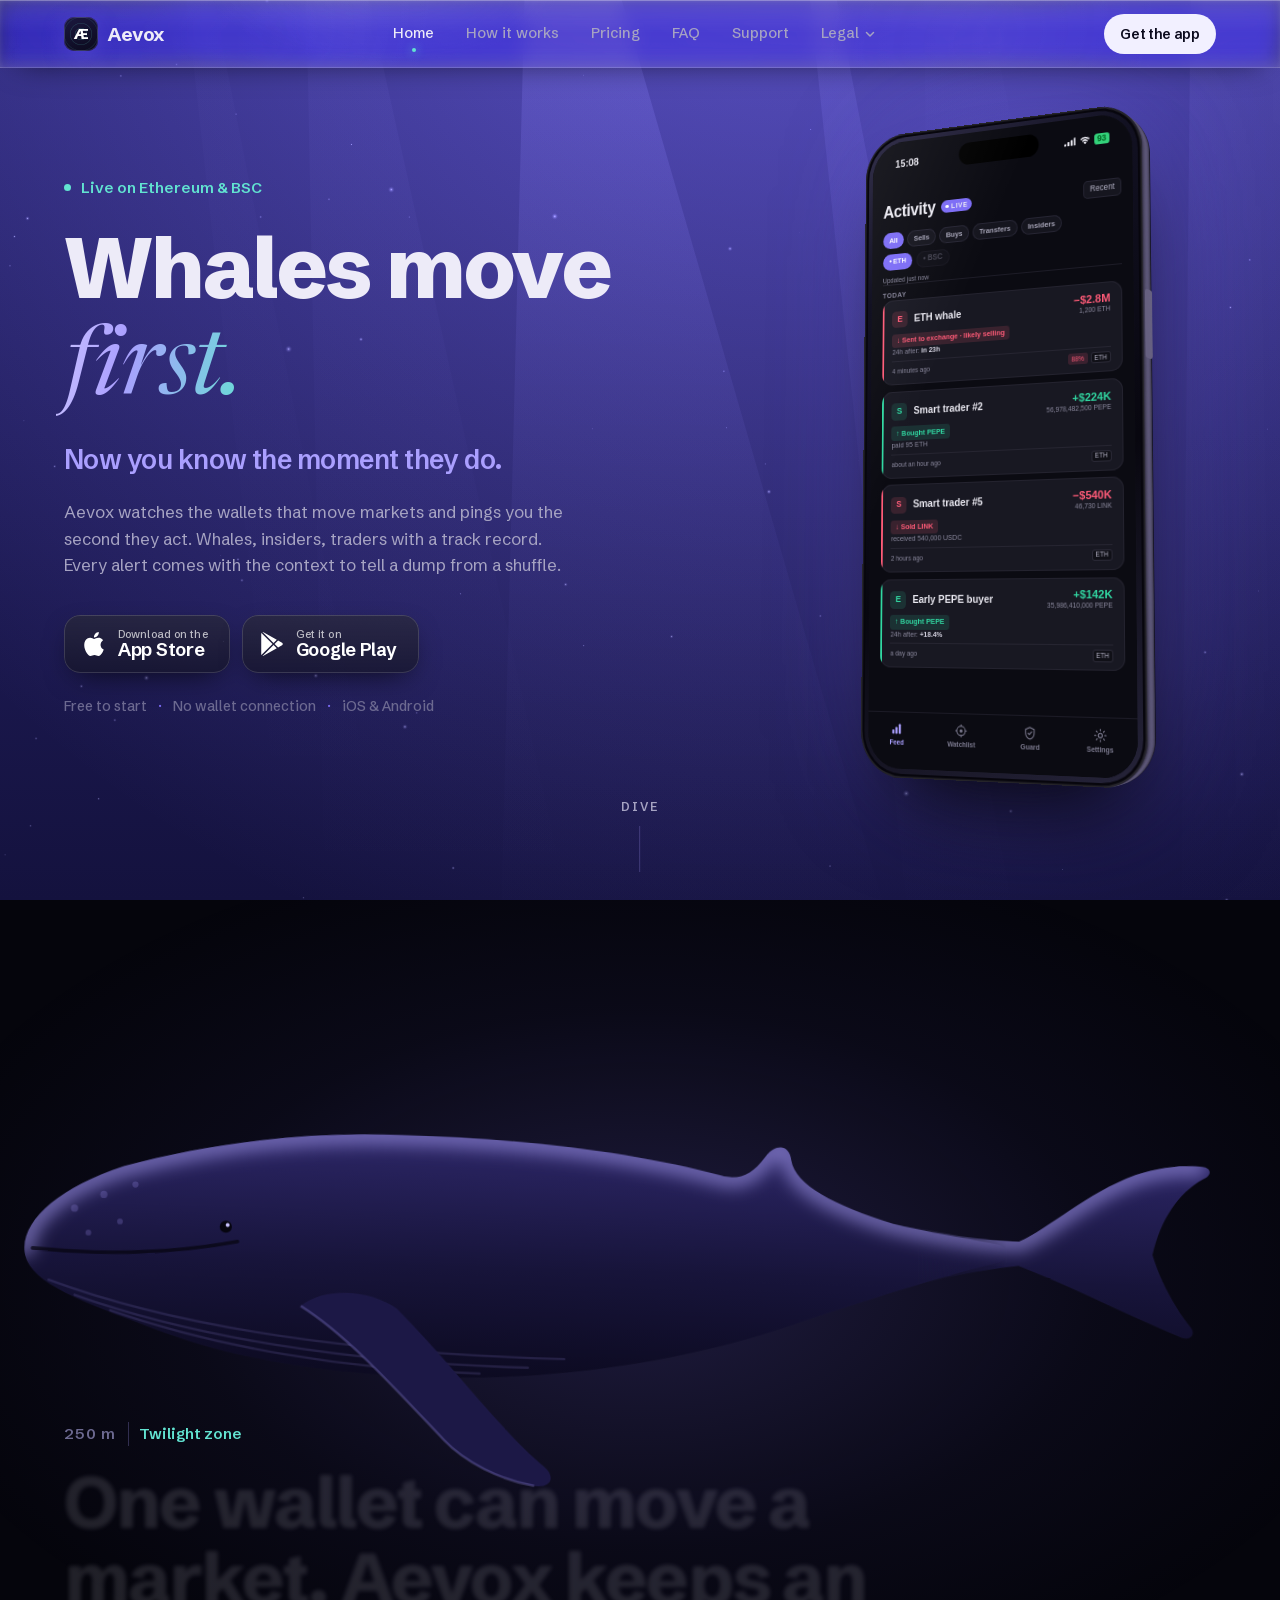
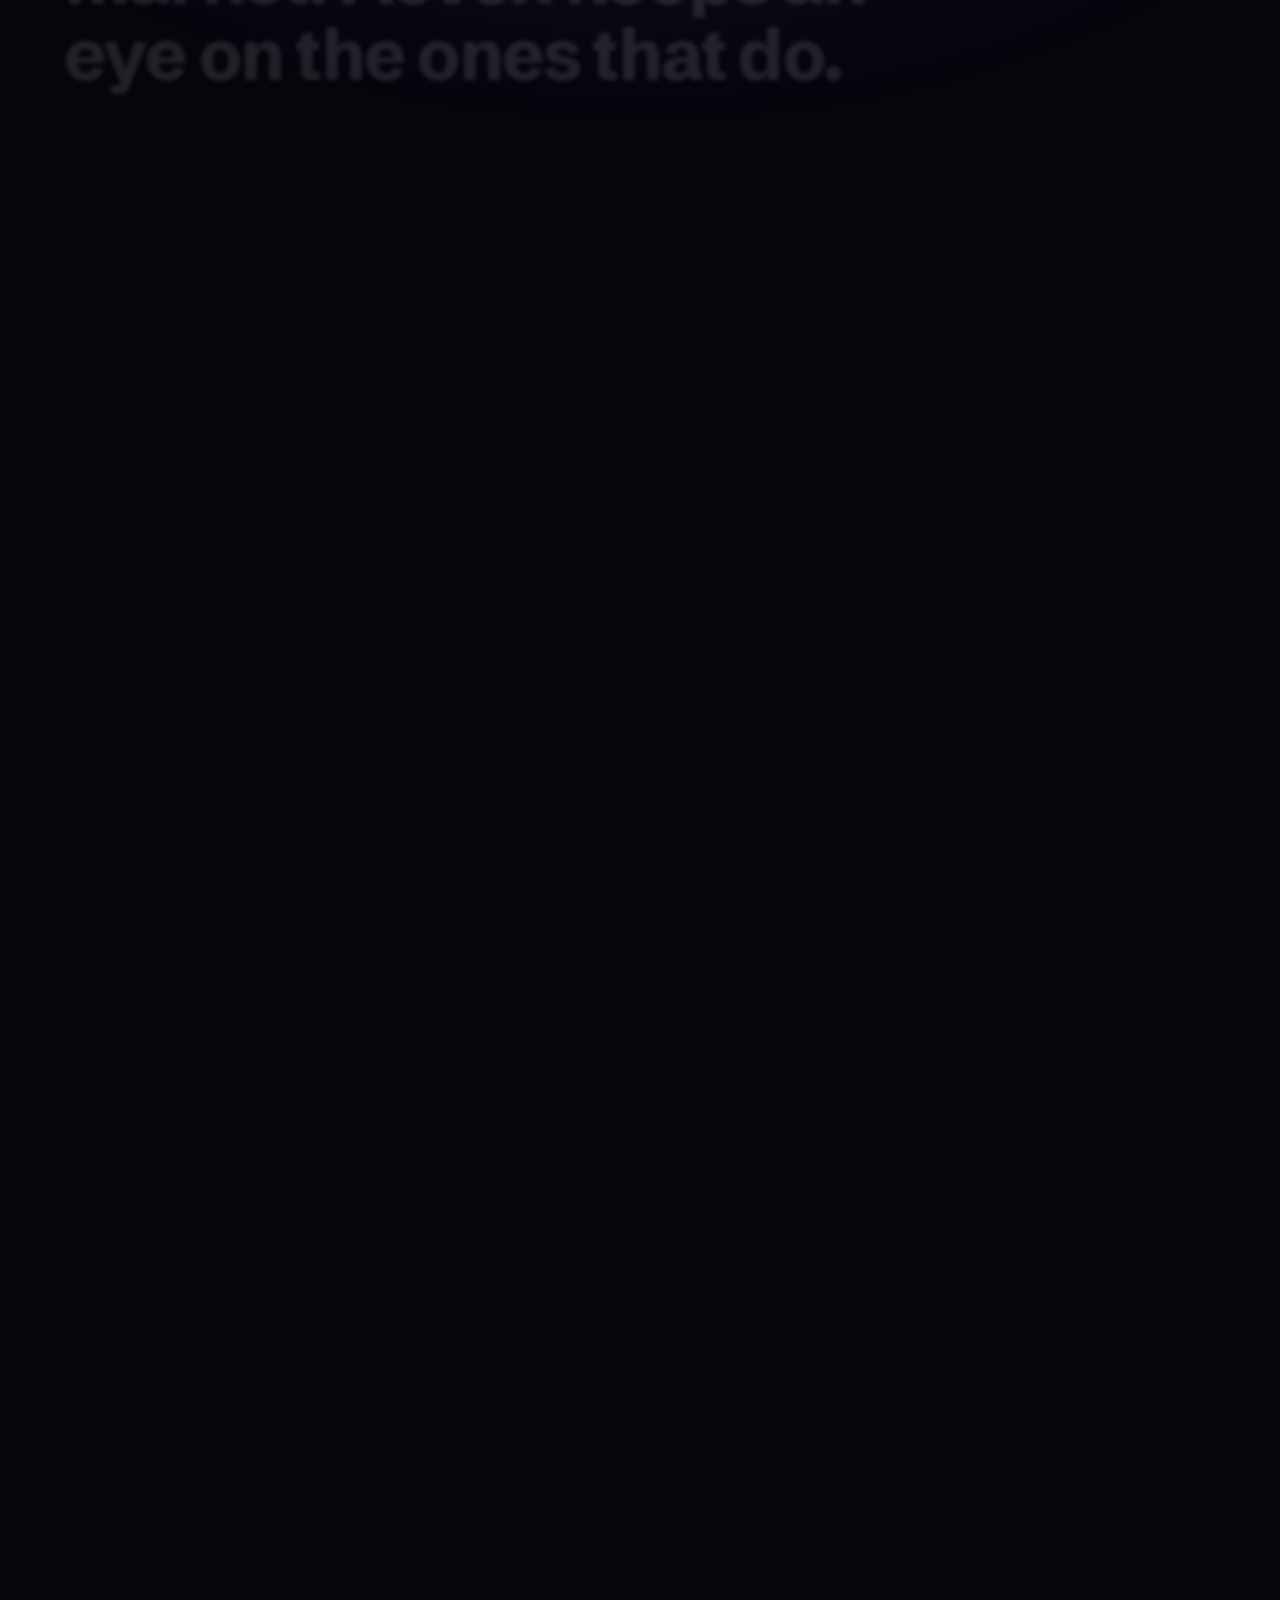
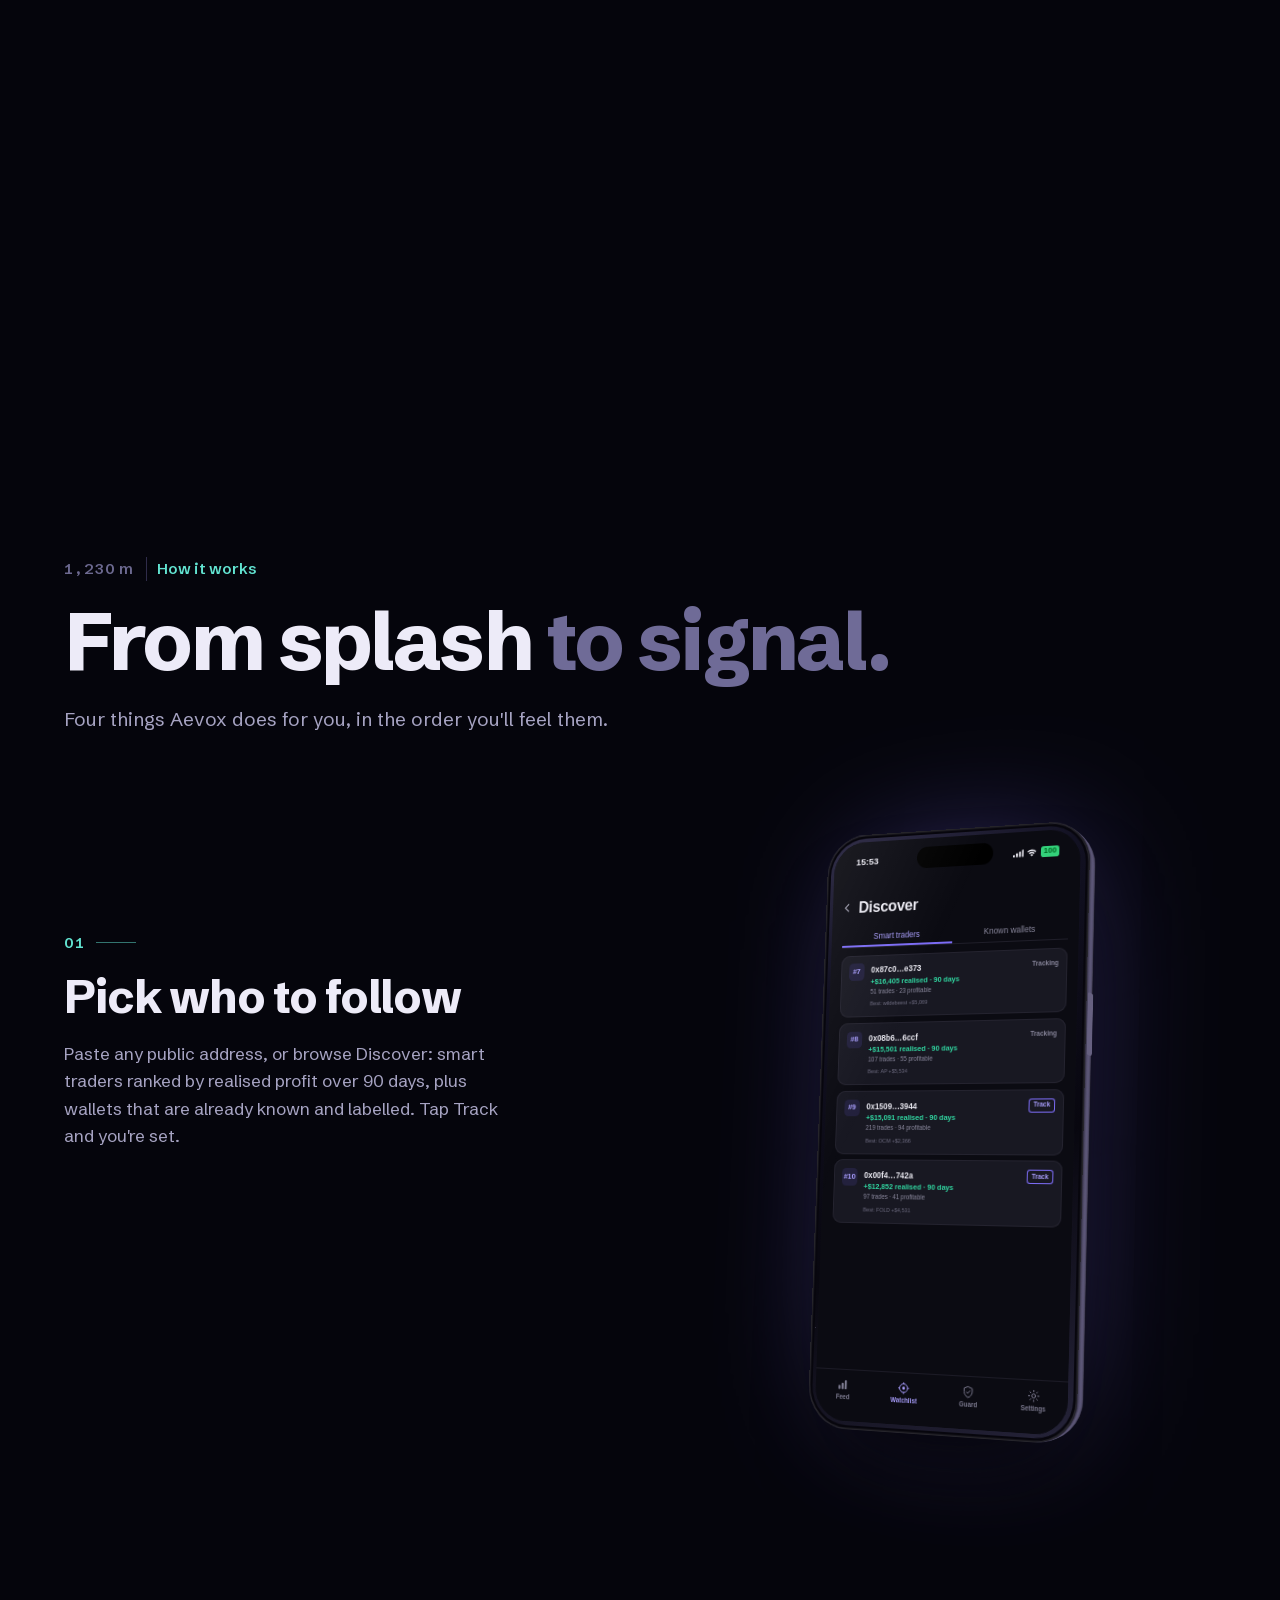
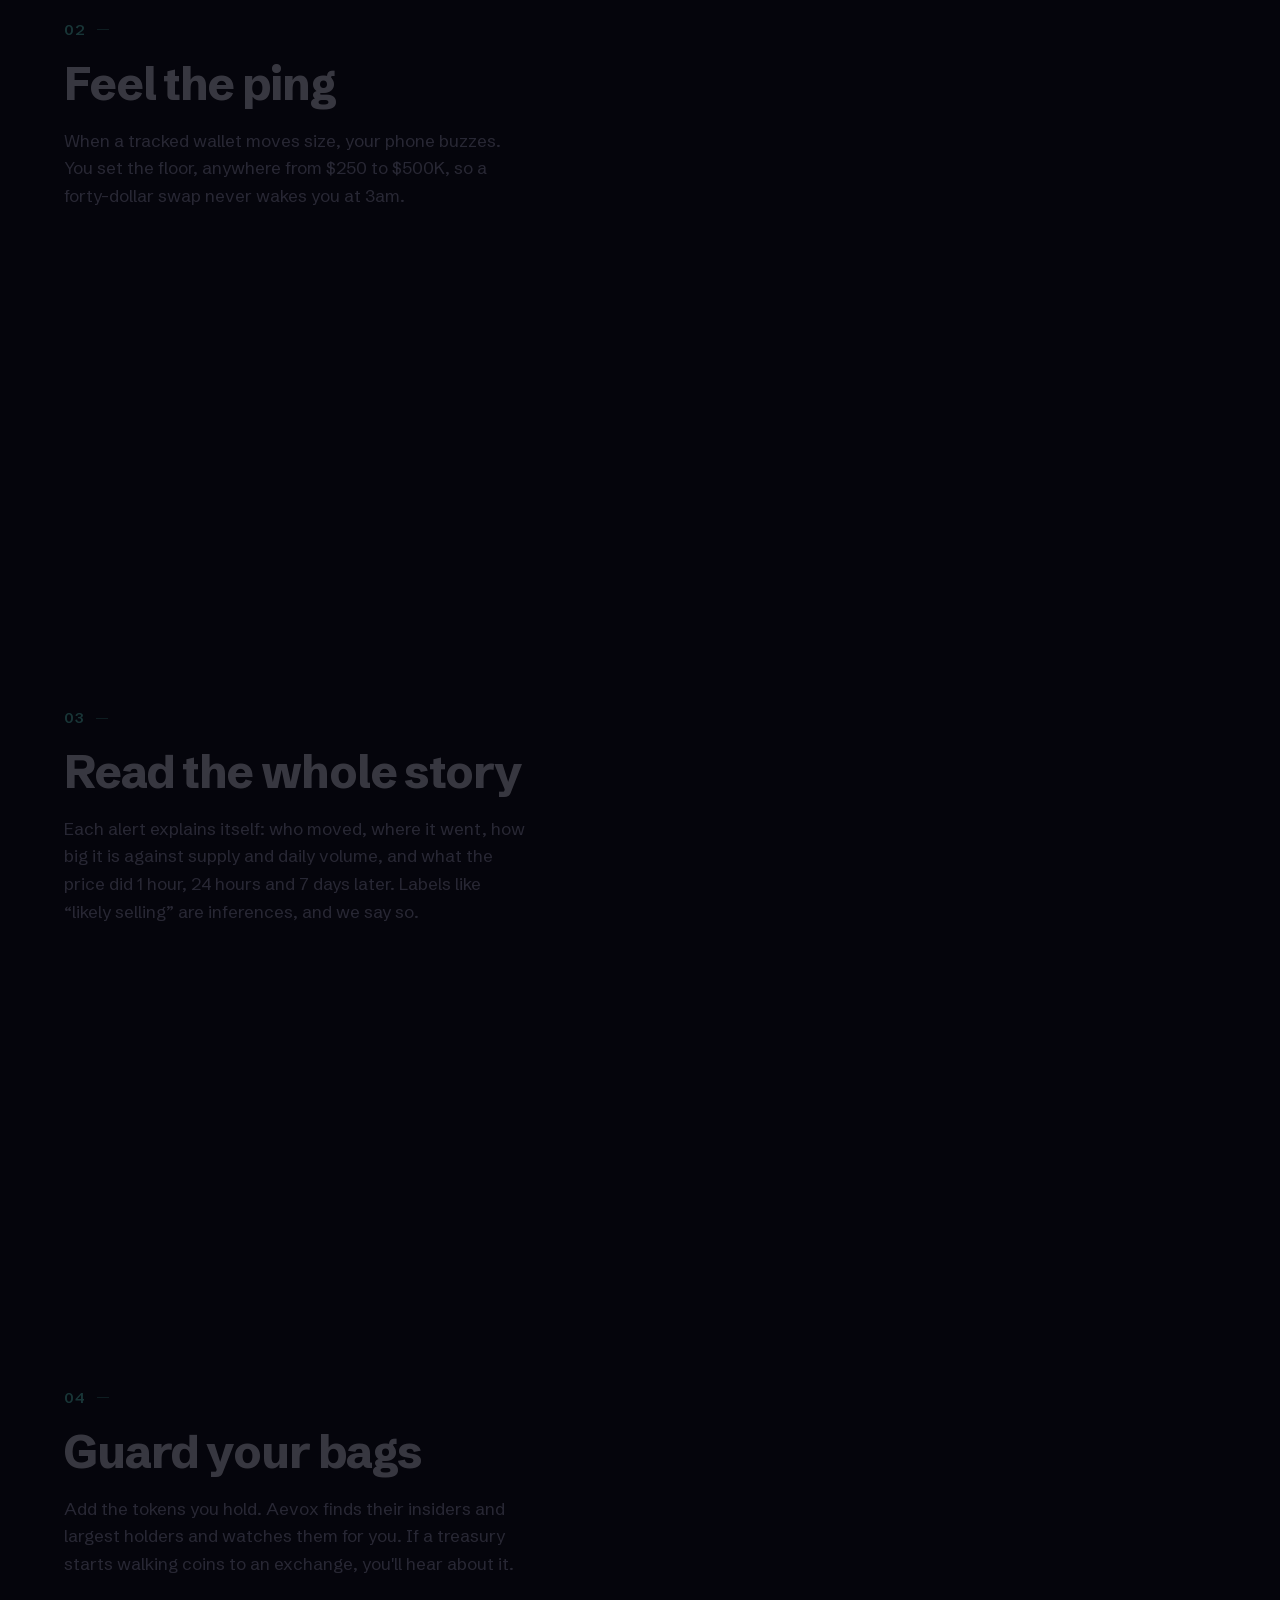
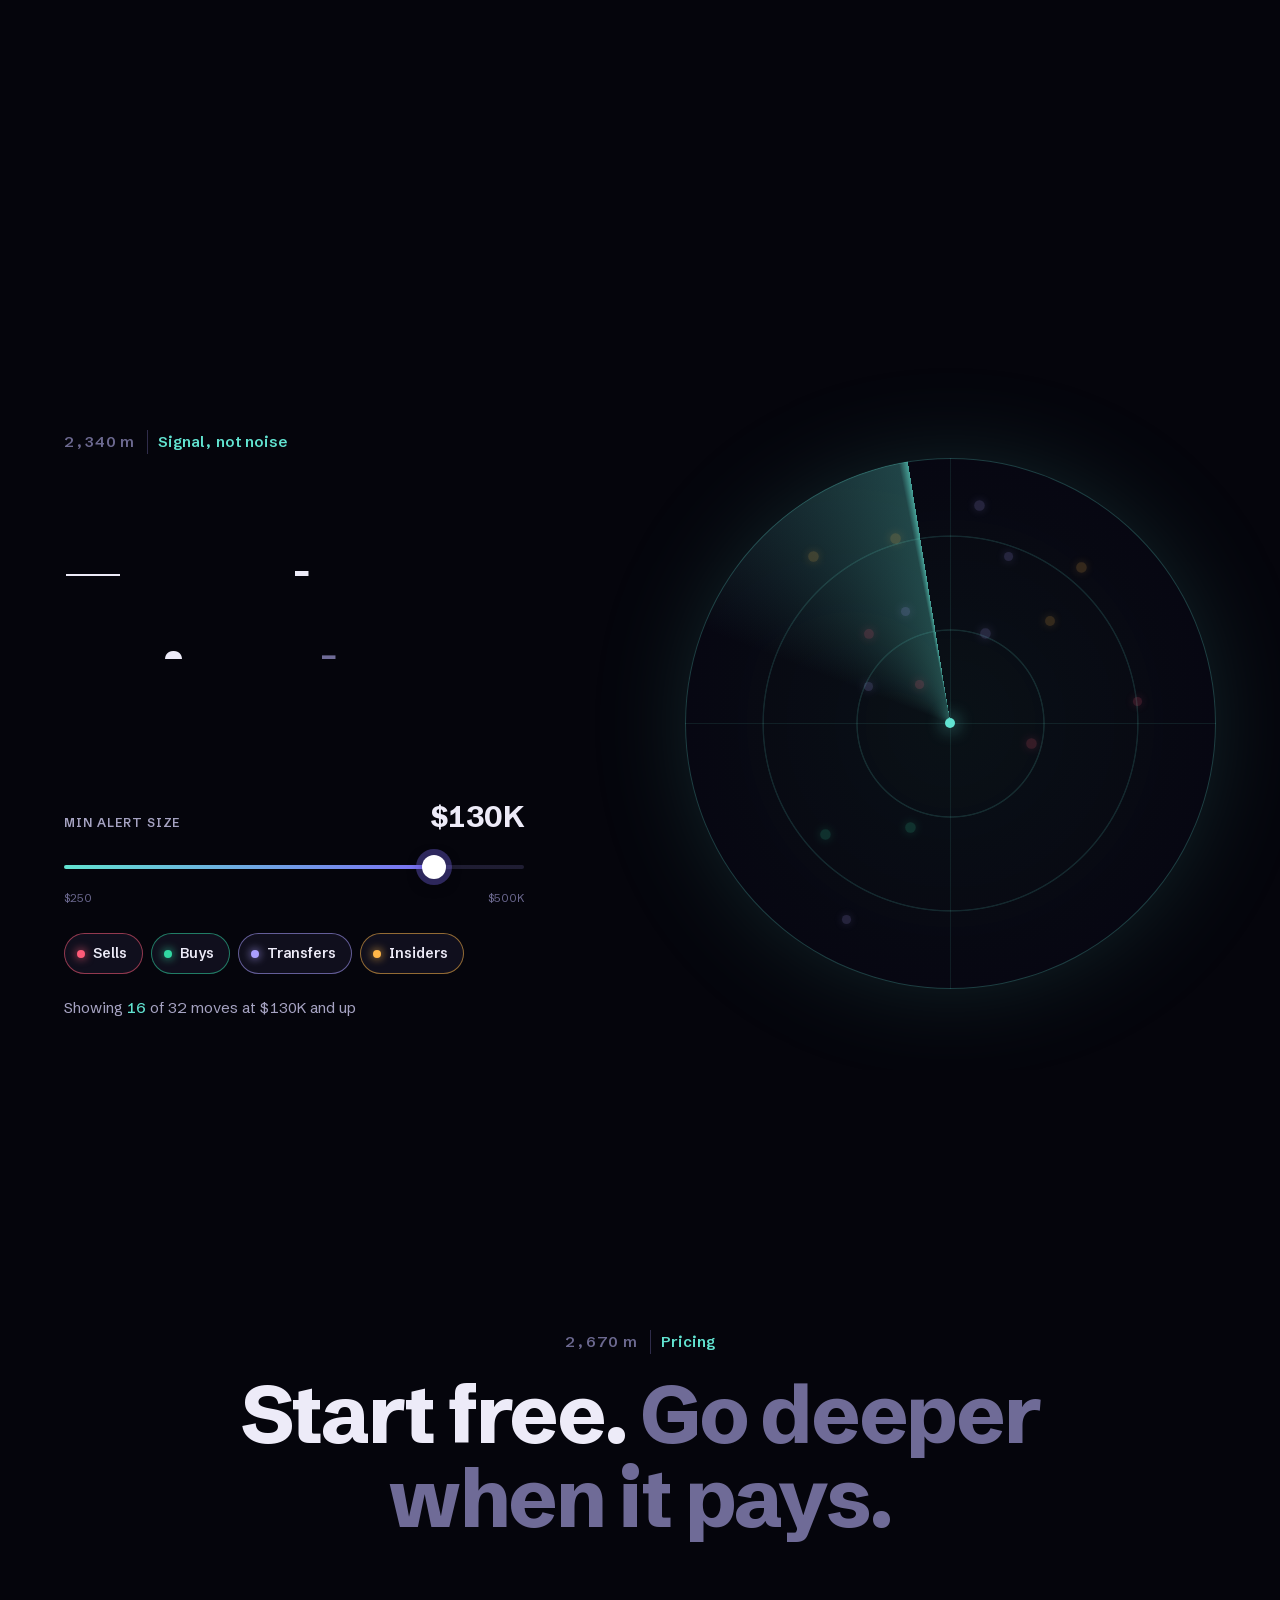
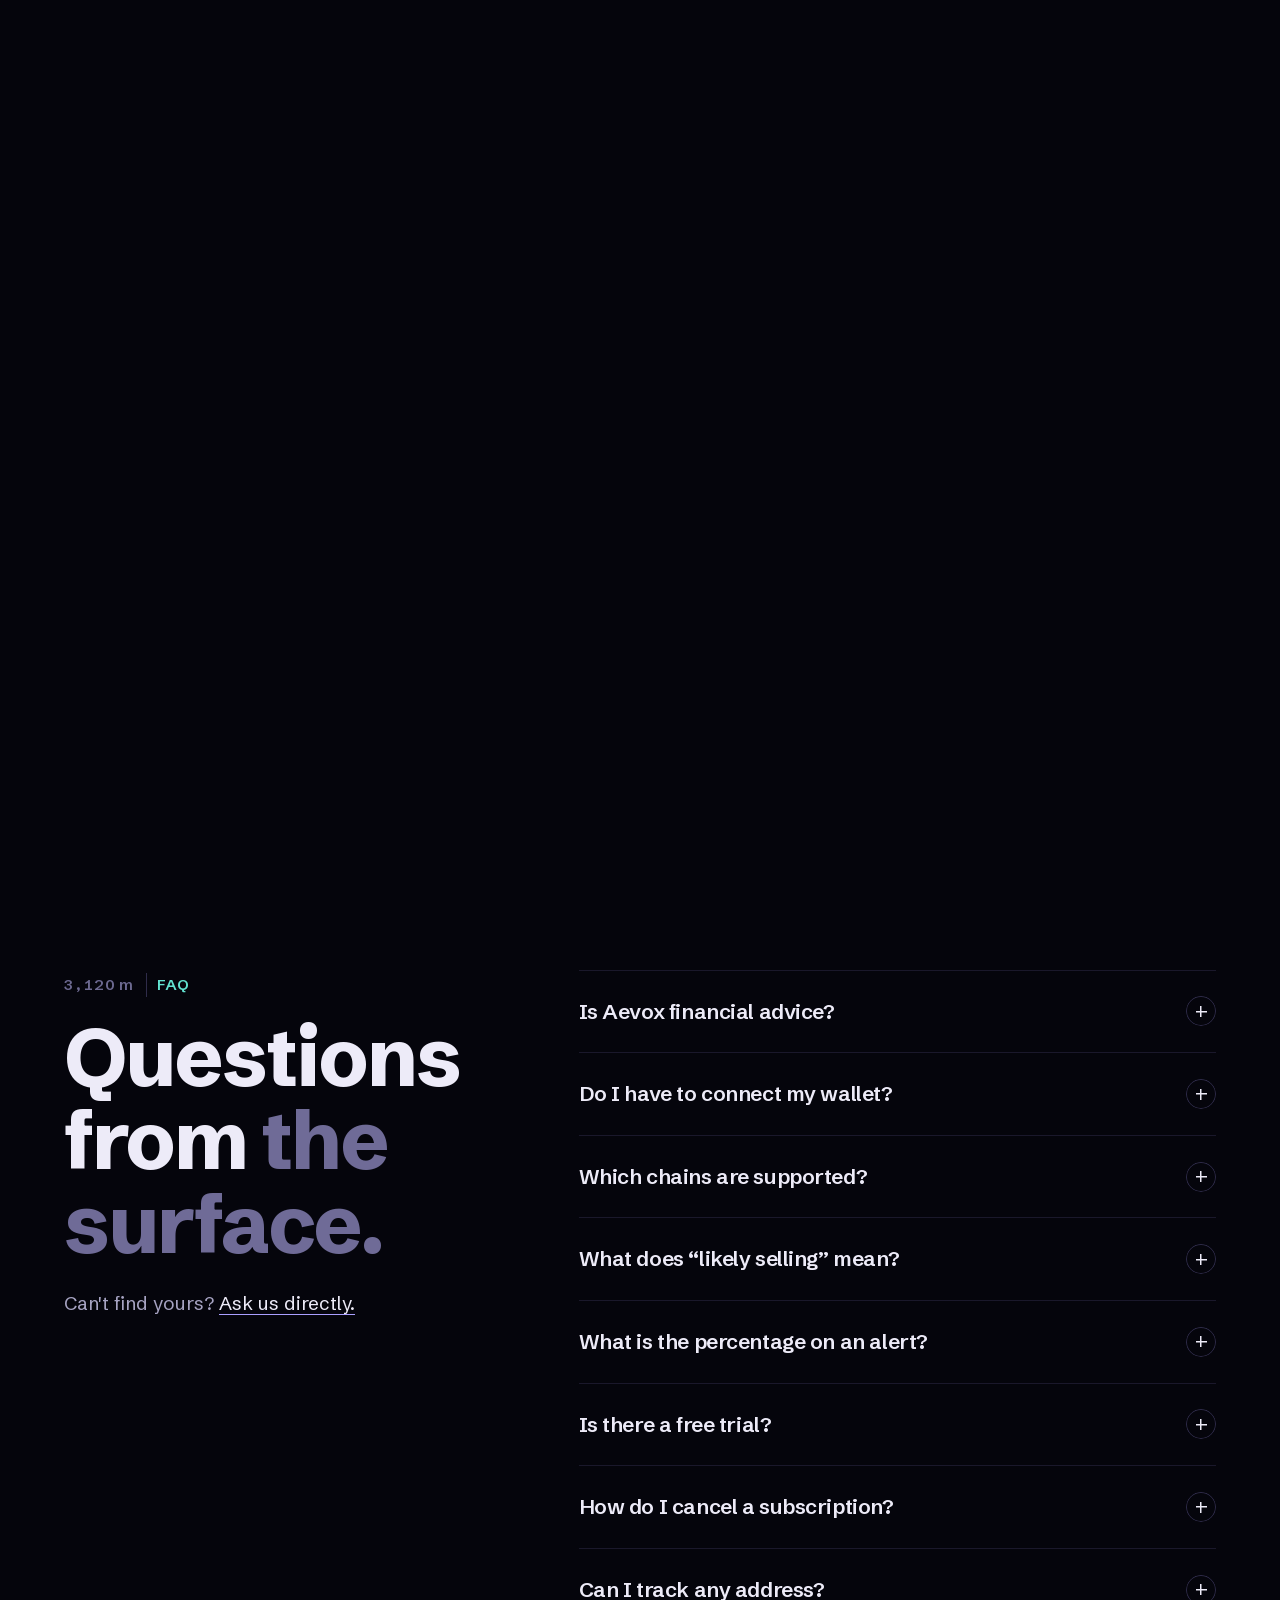
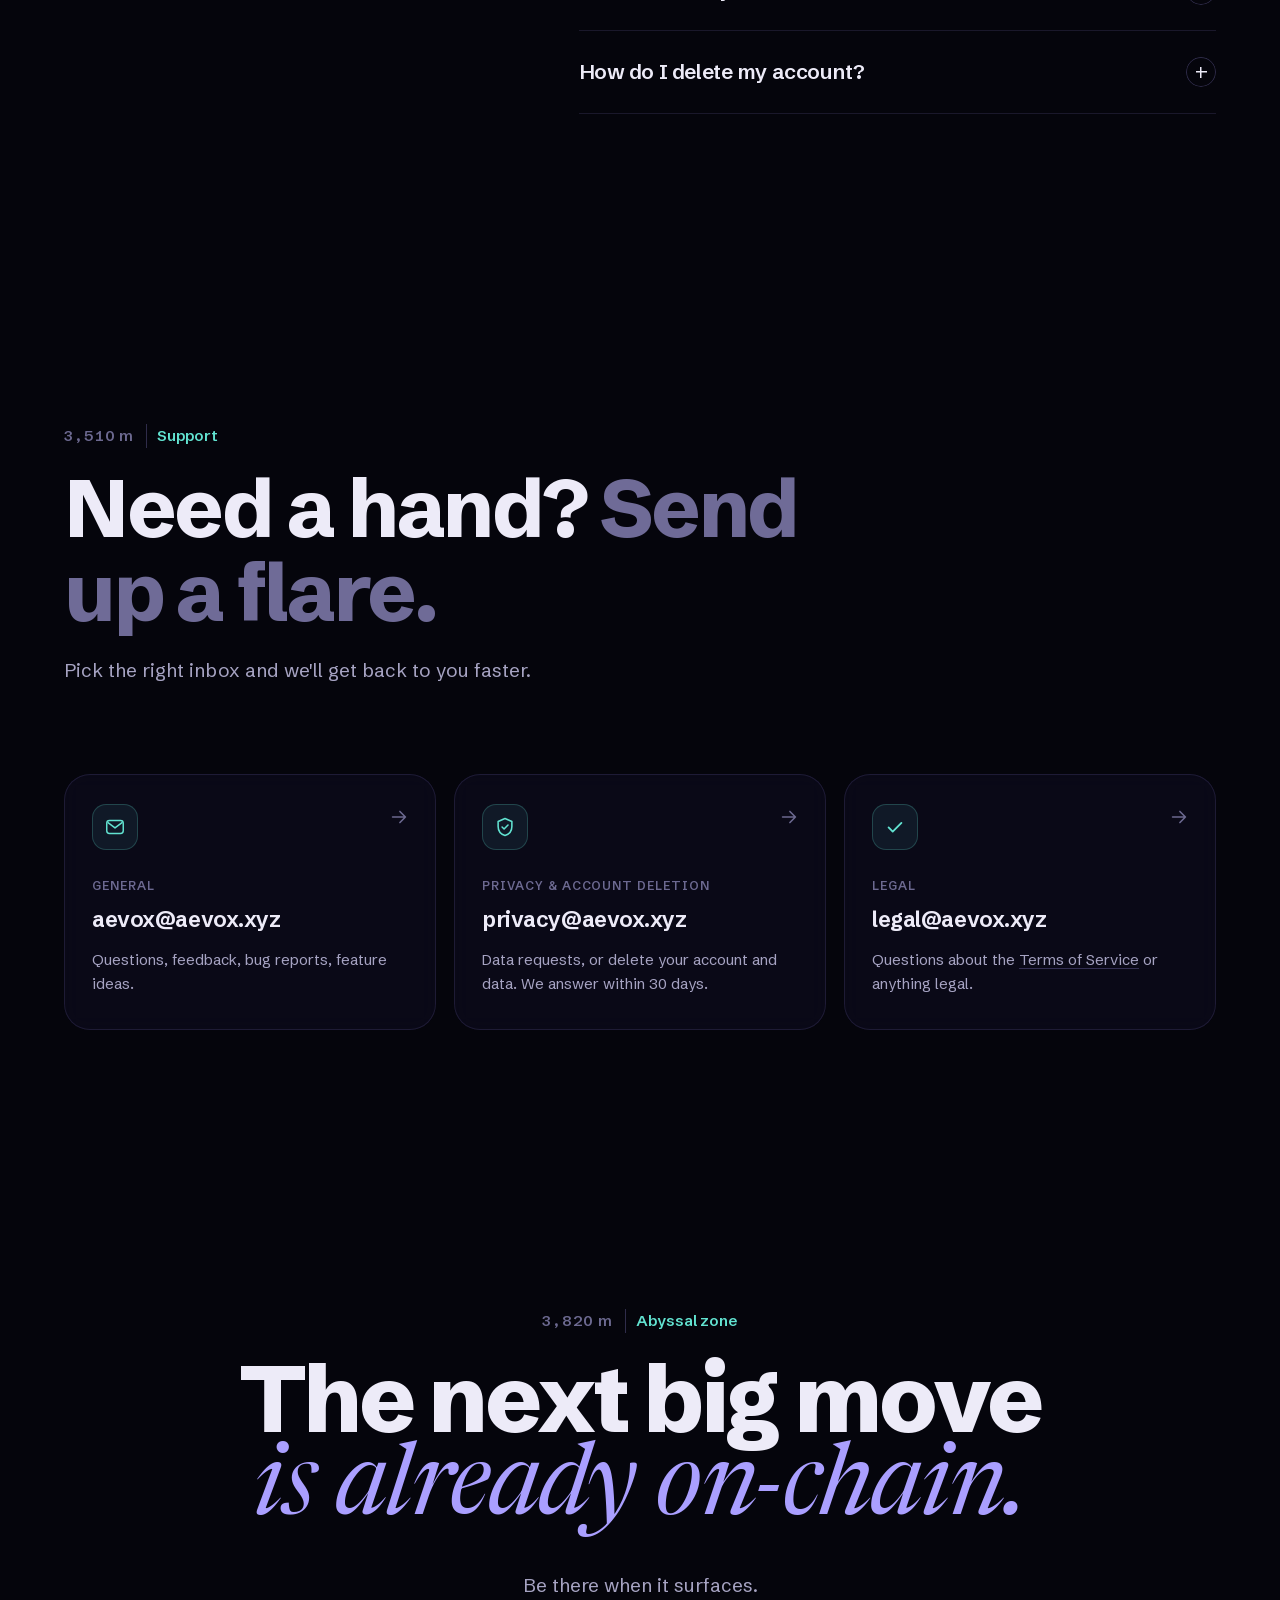
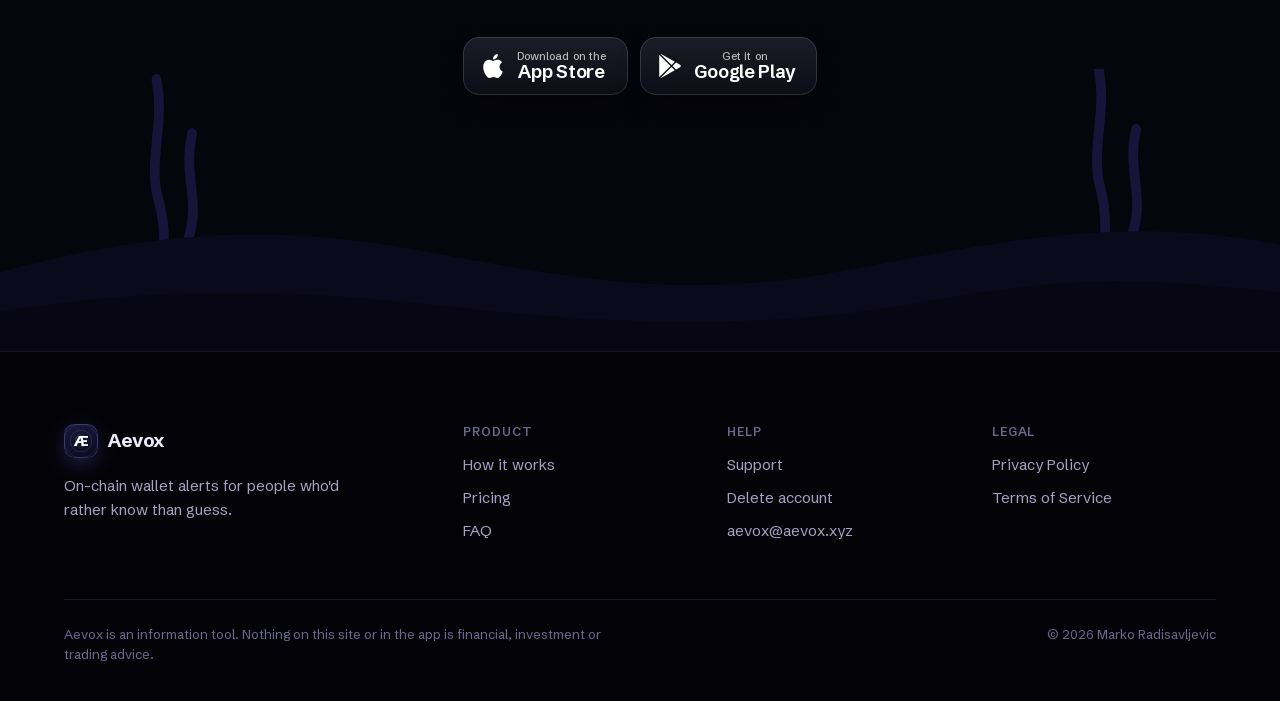
<file: index.html>
<!DOCTYPE html>
<html lang="en" class="no-js">
<head>
  <meta charset="UTF-8">
  <meta name="viewport" content="width=device-width, initial-scale=1, viewport-fit=cover">
  <title>Aevox: Whale Wallet Alerts for iOS &amp; Android</title>
  <meta name="description" content="Aevox tracks whale wallets, insiders and smart traders on-chain and sends you a push alert the moment they move, with the context to understand why.">
  <meta name="apple-itunes-app" content="app-id=6760921113">
  <meta name="theme-color" content="#04040a">
  <link rel="canonical" href="https://aevox.xyz/">

  <meta property="og:type" content="website">
  <meta property="og:site_name" content="Aevox">
  <meta property="og:url" content="https://aevox.xyz/">
  <meta property="og:title" content="Aevox: Whales move first. Now you know the moment they do.">
  <meta property="og:description" content="Real-time whale alerts, insider selling warnings and smart traders worth following. Free on iOS and Android.">
  <meta property="og:image" content="https://aevox.xyz/assets/img/og-image.jpg">
  <meta property="og:image:width" content="1200">
  <meta property="og:image:height" content="630">
  <meta name="twitter:card" content="summary_large_image">

  <link rel="icon" href="/assets/img/favicon.svg" type="image/svg+xml">
  <link rel="apple-touch-icon" href="/assets/img/apple-touch-icon.png">
  <link rel="preload" href="/assets/fonts/schibsted-grotesk.woff2" as="font" type="font/woff2" crossorigin>
  <link rel="preload" href="/assets/fonts/newsreader-italic.woff2" as="font" type="font/woff2" crossorigin>
  <link rel="stylesheet" href="/assets/css/site.css?v=20261101b">
  <link rel="stylesheet" href="/assets/css/home.css?v=20261101b">
</head>

<body class="home">
  <a class="skip-link" href="#main">Skip to content</a>

  <!-- Icon sprite -->
  <svg width="0" height="0" style="position:absolute" aria-hidden="true">
    <filter id="nav-glass" x="0" y="0" width="100%" height="100%" color-interpolation-filters="sRGB">
      <feTurbulence type="fractalNoise" baseFrequency="0.0035 0.045" numOctaves="2" seed="7" result="noise"/>
      <feGaussianBlur in="noise" stdDeviation="2.5" result="soft"/>
      <feDisplacementMap in="SourceGraphic" in2="soft" scale="34" xChannelSelector="R" yChannelSelector="G"/>
    </filter>
    <symbol id="i-apple" viewBox="0 0 24 24"><path fill="currentColor" d="M12.152 6.896c-.948 0-2.415-1.078-3.96-1.04-2.04.027-3.91 1.183-4.961 3.014-2.117 3.675-.546 9.103 1.519 12.09 1.013 1.454 2.208 3.09 3.792 3.039 1.52-.065 2.09-.987 3.935-.987 1.831 0 2.35.987 3.96.948 1.637-.026 2.676-1.48 3.676-2.948 1.156-1.688 1.636-3.325 1.662-3.415-.039-.013-3.182-1.221-3.22-4.857-.026-3.04 2.48-4.494 2.597-4.559-1.429-2.09-3.623-2.324-4.39-2.376-2-.156-3.675 1.09-4.61 1.09zM15.53 3.83c.843-1.012 1.4-2.427 1.245-3.83-1.207.052-2.662.805-3.532 1.818-.78.896-1.454 2.338-1.273 3.714 1.338.104 2.715-.688 3.559-1.701"/></symbol>
    <symbol id="i-play" viewBox="0 0 24 24"><path fill="currentColor" d="M22.018 13.298l-3.919 2.218-3.515-3.493 3.543-3.521 3.891 2.202a1.49 1.49 0 0 1 0 2.594zM1.337.924a1.486 1.486 0 0 0-.112.568v21.017c0 .217.045.419.124.6l11.155-11.087L1.337.924zm12.207 10.065l3.258-3.238L3.45.195a1.466 1.466 0 0 0-.946-.179l11.04 10.973zm0 2.067l-11 10.933c.298.036.612-.016.906-.183l13.324-7.54-3.23-3.21z"/></symbol>
    <symbol id="i-chev" viewBox="0 0 10 10"><path d="M1.5 3.5 5 7l3.5-3.5" fill="none" stroke="currentColor" stroke-width="1.5" stroke-linecap="round" stroke-linejoin="round"/></symbol>
    <symbol id="i-signal" viewBox="0 0 18 12"><rect x="0" y="8" width="3" height="4" rx="1"/><rect x="5" y="5.5" width="3" height="6.5" rx="1"/><rect x="10" y="3" width="3" height="9" rx="1"/><rect x="15" y="0" width="3" height="12" rx="1"/></symbol>
    <symbol id="i-wifi" viewBox="0 0 16 12"><path d="M8 11.6 10.3 9a3.3 3.3 0 0 0-4.6 0zM3.4 6.5a6.7 6.7 0 0 1 9.2 0l-1.4 1.6a4.6 4.6 0 0 0-6.4 0zM.9 3.7a10.4 10.4 0 0 1 14.2 0l-1.4 1.6a8.3 8.3 0 0 0-11.4 0z"/></symbol>
    <symbol id="i-feed" viewBox="0 0 24 24"><rect x="4" y="13" width="4" height="7" rx="1.2"/><rect x="10" y="9" width="4" height="11" rx="1.2"/><rect x="16" y="4" width="4" height="16" rx="1.2"/></symbol>
    <symbol id="i-target" viewBox="0 0 24 24"><g fill="none" stroke="currentColor" stroke-width="1.7"><circle cx="12" cy="12" r="7.5"/><path d="M12 1.8v3M12 19.2v3M1.8 12h3M19.2 12h3"/></g><circle cx="12" cy="12" r="2.6"/></symbol>
    <symbol id="i-shield" viewBox="0 0 24 24"><g fill="none" stroke="currentColor" stroke-width="1.7" stroke-linejoin="round" stroke-linecap="round"><path d="M12 2.8 19.5 6v5.4c0 4.6-3.2 8.5-7.5 9.9-4.3-1.4-7.5-5.3-7.5-9.9V6z"/><path d="m8.8 12 2.2 2.2 4.3-4.4"/></g></symbol>
    <symbol id="i-gear" viewBox="0 0 24 24"><g fill="none" stroke="currentColor" stroke-width="1.7" stroke-linecap="round"><circle cx="12" cy="12" r="3.4"/><path d="M12 2.5v2.2M12 19.3v2.2M2.5 12h2.2M19.3 12h2.2M5.3 5.3l1.5 1.5M17.2 17.2l1.5 1.5M5.3 18.7l1.5-1.5M17.2 6.8l1.5-1.5"/></g></symbol>
    <symbol id="i-back" viewBox="0 0 24 24"><path d="M15 5 8 12l7 7" fill="none" stroke="currentColor" stroke-width="2" stroke-linecap="round" stroke-linejoin="round"/></symbol>
    <symbol id="i-share" viewBox="0 0 24 24"><g fill="none" stroke="currentColor" stroke-width="1.7" stroke-linecap="round" stroke-linejoin="round"><path d="M12 3v12M8 7l4-4 4 4"/><path d="M6 11H5v10h14V11h-1"/></g></symbol>
    <symbol id="i-warn" viewBox="0 0 24 24"><g fill="none" stroke="currentColor" stroke-width="2" stroke-linecap="round" stroke-linejoin="round"><path d="M12 3 2.5 20h19z"/><path d="M12 10v4.5M12 17.4v.1"/></g></symbol>
    <symbol id="i-check" viewBox="0 0 24 24"><path d="m5 12.5 4.5 4.5L19 7.5" fill="none" stroke="currentColor" stroke-width="2" stroke-linecap="round" stroke-linejoin="round"/></symbol>
    <symbol id="i-mail" viewBox="0 0 24 24"><g fill="none" stroke="currentColor" stroke-width="1.6" stroke-linejoin="round"><rect x="3" y="5" width="18" height="14" rx="3"/><path d="m4 7 8 6 8-6"/></g></symbol>
    <symbol id="i-arrow" viewBox="0 0 24 24"><path d="M5 12h14M13 6l6 6-6 6" fill="none" stroke="currentColor" stroke-width="1.8" stroke-linecap="round" stroke-linejoin="round"/></symbol>
  </svg>

  <canvas class="ocean" aria-hidden="true"></canvas>

  <!-- ============ Navigation ============ -->
  <header class="nav" data-nav>
    <a class="brand" href="/#top" aria-label="Aevox home"><span class="brand-mark" aria-hidden="true">Æ</span><span>Aevox</span></a>

    <nav class="nav-links" aria-label="Primary">
      <a href="/#top" data-nav-link="top">Home</a>
      <a href="/#how" data-nav-link="how">How it works</a>
      <a href="/#pricing" data-nav-link="pricing">Pricing</a>
      <a href="/#faq" data-nav-link="faq">FAQ</a>
      <a href="/#support" data-nav-link="support">Support</a>
      <div class="nav-legal">
        <button type="button" aria-expanded="false" aria-controls="legal-menu" data-legal-toggle>Legal <svg aria-hidden="true"><use href="#i-chev"/></svg></button>
        <div class="legal-menu" id="legal-menu" hidden>
          <a href="/privacy.html">Privacy Policy<small>What we collect and why</small></a>
          <a href="/terms.html">Terms of Service<small>The rules for using Aevox</small></a>
        </div>
      </div>
    </nav>

    <div class="nav-end">
      <span class="nav-depth mono" data-depth-readout aria-hidden="true">0 m</span>
      <a class="btn btn-sm btn-light" href="#download" data-store="auto">Get the app</a>
      <button class="nav-toggle" type="button" aria-label="Open menu" aria-expanded="false" aria-controls="mobile-menu" data-menu-toggle><span></span><span></span></button>
    </div>
  </header>

  <div class="mobile-menu" id="mobile-menu" data-menu>
    <ol>
      <li><a href="/#top">Home</a></li>
      <li><a href="/#how">How it works</a></li>
      <li><a href="/#pricing">Pricing</a></li>
      <li><a href="/#faq">FAQ</a></li>
      <li><a href="/#support">Support</a></li>
    </ol>
    <div>
      <div class="mobile-menu-legal"><a href="/privacy.html">Privacy Policy</a><a href="/terms.html">Terms of Service</a></div>
      <div class="store-row">
        <a class="store-btn" href="https://apps.apple.com/us/app/aevox/id6760921113" data-store="ios"><svg aria-hidden="true"><use href="#i-apple"/></svg><span><small>Download on the</small><b>App Store</b></span></a>
        <a class="store-btn" href="https://play.google.com/store/apps/details?id=com.aevox.aevox" data-store="android"><svg aria-hidden="true"><use href="#i-play"/></svg><span><small>Get it on</small><b>Google Play</b></span></a>
      </div>
    </div>
  </div>

  <!-- Depth gauge -->
  <aside class="gauge" aria-hidden="true">
    <div class="gauge-track">
      <span class="gauge-fill"></span>
      <ol class="gauge-ticks"><li>0</li><li>1000</li><li>2000</li><li>3000</li><li>4000</li></ol>
      <span class="gauge-marker"><b class="mono" data-depth-value>0</b><i class="mono">m</i></span>
    </div>
    <p class="gauge-zone mono" data-depth-zone>Sunlight zone</p>
  </aside>

  <main id="main">

    <!-- ============ Hero ============ -->
    <section class="hero" id="top" data-section="top">
      <div class="hero-inner wrap">
        <div class="hero-copy">
          <p class="eyebrow mono hero-anim" style="--d:0"><span class="live-dot"></span>Live on Ethereum &amp; BSC</p>
          <h1 class="hero-title">
            <span class="line"><span class="hero-anim" style="--d:1">Whales move</span></span>
            <span class="line"><span class="hero-anim serif" style="--d:2">first.</span></span>
          </h1>
          <p class="hero-sub hero-anim" style="--d:3">Now you know the moment they do.</p>
          <p class="hero-body hero-anim" style="--d:4">Aevox watches the wallets that move markets and pings you the second they act. Whales, insiders, traders with a track record. Every alert comes with the context to tell a dump from a shuffle.</p>
          <div class="store-row hero-anim" style="--d:5">
            <a class="store-btn" href="https://apps.apple.com/us/app/aevox/id6760921113" data-store="ios"><svg aria-hidden="true"><use href="#i-apple"/></svg><span><small>Download on the</small><b>App Store</b></span></a>
            <a class="store-btn" href="https://play.google.com/store/apps/details?id=com.aevox.aevox" data-store="android"><svg aria-hidden="true"><use href="#i-play"/></svg><span><small>Get it on</small><b>Google Play</b></span></a>
          </div>
          <p class="hero-note mono hero-anim" style="--d:6">Free to start <i>·</i> No wallet connection <i>·</i> iOS &amp; Android</p>
        </div>

        <div class="hero-stage hero-anim" style="--d:3" data-hero-stage>
          <div class="sonar-rings" aria-hidden="true"><span></span><span></span><span></span></div>
          <div class="phone-holder" data-phone-holder>
          <div class="phone" data-tilt>
            <div class="phone-screen">
              <div class="scr scr-feed">
                <div class="sb"><span>15:08</span><span class="sb-icons"><svg><use href="#i-signal"/></svg><svg><use href="#i-wifi"/></svg><span class="batt">93</span></span></div>
                <div class="scr-head"><h3>Activity</h3><span class="live-pill">LIVE</span><span class="sort-pill">Recent</span></div>
                <div class="chips"><span class="chip on">All</span><span class="chip">Sells</span><span class="chip">Buys</span><span class="chip">Transfers</span><span class="chip">Insiders</span></div>
                <div class="chips"><span class="chip on dot">ETH</span><span class="chip dot dim">BSC</span></div>
                <p class="scr-updated">Updated just now</p>
                <p class="scr-day">TODAY</p>
                <div class="feed-list" data-feed>
                  <article class="tx sell"><div class="tx-top"><span class="av">E</span><b>ETH whale</b><span class="amt">−$2.8M<small>1,200 ETH</small></span></div><span class="tag">↓ Sent to exchange · likely selling</span><p class="tx-meta">24h after: <b>in 23h</b></p><div class="tx-foot"><span>4 minutes ago</span><span class="pill conf">88%</span><span class="pill">ETH</span></div></article>
                  <article class="tx buy"><div class="tx-top"><span class="av">S</span><b>Smart trader #2</b><span class="amt">+$224K<small>56,978,482,500 PEPE</small></span></div><span class="tag">↑ Bought PEPE</span><p class="tx-meta">paid 95 ETH</p><div class="tx-foot"><span>about an hour ago</span><span class="pill">ETH</span></div></article>
                  <article class="tx sell"><div class="tx-top"><span class="av">S</span><b>Smart trader #5</b><span class="amt">−$540K<small>46,730 LINK</small></span></div><span class="tag">↓ Sold LINK</span><p class="tx-meta">received 540,000 USDC</p><div class="tx-foot"><span>2 hours ago</span><span class="pill">ETH</span></div></article>
                  <article class="tx buy"><div class="tx-top"><span class="av">E</span><b>Early PEPE buyer</b><span class="amt">+$142K<small>35,986,410,000 PEPE</small></span></div><span class="tag">↑ Bought PEPE</span><p class="tx-meta">24h after: <b>+18.4%</b></p><div class="tx-foot"><span>a day ago</span><span class="pill">ETH</span></div></article>
                </div>
                <nav class="tabbar" aria-hidden="true"><span class="on"><svg><use href="#i-feed"/></svg>Feed</span><span><svg><use href="#i-target"/></svg>Watchlist</span><span><svg><use href="#i-shield"/></svg>Guard</span><span><svg><use href="#i-gear"/></svg>Settings</span></nav>
              </div>
            </div>
          </div>
          </div>
          <div class="float-alert" data-float-alert aria-hidden="true">
            <span class="float-icon">Æ</span>
            <span><b data-float-title>ETH whale · −$2.8M</b><small data-float-body>1,200 ETH sent to Binance</small></span>
          </div>
        </div>
      </div>

      <a class="dive-cue" href="#wake"><span class="mono">Dive</span><i aria-hidden="true"></i></a>
    </section>

    <!-- ============ Whale pass ============ -->
    <section class="wake" id="wake" aria-label="What Aevox watches">
      <div class="wake-sticky">
        <div class="wake-glow" aria-hidden="true"></div>
        <div class="whale" data-whale aria-hidden="true">
          <!-- three layers: only the tail and fin move, so the body (with its blur) never repaints -->

          <svg class="whale-body" viewBox="0 0 1010 420">
            <defs>
              <linearGradient id="wb" gradientUnits="userSpaceOnUse" x1="0" y1="100" x2="0" y2="312">
                <stop offset="0" stop-color="#2d2769"/>
                <stop offset=".55" stop-color="#17143a"/>
                <stop offset="1" stop-color="#0c0a20"/>
              </linearGradient>
              <clipPath id="whale-body-clip"><path d="M20 216C14 190 44 160 100 140 160 122 228 110 300 108 420 106 520 116 596 134 612 138 622 132 632 118 640 106 652 106 654 120 658 140 690 156 740 170 790 180 816 182 828 185C838 188 838 197 828 200C790 210 730 230 660 256 580 286 480 306 380 308 280 310 196 298 128 274 70 254 26 240 20 216Z"/></clipPath>
              <filter id="whale-soft" x="-5%" y="-20%" width="110%" height="140%"><feGaussianBlur stdDeviation="7"/></filter>
            </defs>
            <path fill="url(#wb)" d="M20 216C14 190 44 160 100 140 160 122 228 110 300 108 420 106 520 116 596 134 612 138 622 132 632 118 640 106 652 106 654 120 658 140 690 156 740 170 790 180 816 182 828 185C838 188 838 197 828 200C790 210 730 230 660 256 580 286 480 306 380 308 280 310 196 298 128 274 70 254 26 240 20 216Z"/>
            <g clip-path="url(#whale-body-clip)"><path fill="none" stroke="#b3a8ff" stroke-opacity=".55" stroke-width="16" filter="url(#whale-soft)" d="M20 216C14 190 44 160 100 140 160 122 228 110 300 108 420 106 520 116 596 134 612 138 622 132 632 118 640 106 652 106 654 120 658 140 690 156 740 170 790 180 816 182 840 184"/></g>
            <g fill="none" stroke="#a79bff" stroke-opacity=".14" stroke-width="2" stroke-linecap="round"><path d="M40 236C140 270 280 290 470 290"/><path d="M62 248C160 280 290 298 440 298"/><path d="M92 260C180 288 290 304 400 304"/></g>
            <path fill="none" stroke="#06050f" stroke-opacity=".7" stroke-width="3" stroke-linecap="round" d="M26 210C80 214 140 212 196 200"/>
            <circle cx="186" cy="188" r="5" fill="#06050f"/><circle cx="187.5" cy="186.5" r="1.6" fill="#c9c2ff"/>
            <g fill="#a79bff" fill-opacity=".22"><circle cx="60" cy="176" r="3"/><circle cx="84" cy="164" r="3"/><circle cx="110" cy="155" r="2.6"/><circle cx="72" cy="196" r="2.4"/><circle cx="98" cy="186" r="2.4"/></g>
          </svg>
          <svg class="whale-tail" viewBox="0 0 1010 420">
            <defs>
              <linearGradient id="wbt" gradientUnits="userSpaceOnUse" x1="0" y1="100" x2="0" y2="312"><stop offset="0" stop-color="#2d2769"/><stop offset=".55" stop-color="#17143a"/><stop offset="1" stop-color="#0c0a20"/></linearGradient>
              <clipPath id="whale-tail-clip"><path d="M752 171C790 179 816 182 845 182 870 170 900 140 940 124 962 116 984 114 998 116 1004 118 1002 124 996 126 976 138 962 160 956 190 964 214 978 236 990 250 994 256 988 260 982 258 940 242 890 218 845 202 815 206 790 212 752 222 744 205 744 188 752 171Z"/></clipPath>
              <linearGradient id="whale-tail-fade" gradientUnits="userSpaceOnUse" x1="760" y1="0" x2="835" y2="0"><stop offset="0" stop-color="#fff" stop-opacity="0"/><stop offset="1" stop-color="#fff"/></linearGradient>
              <mask id="whale-tail-mask" maskUnits="userSpaceOnUse" x="0" y="0" width="1010" height="420"><rect x="0" y="0" width="1010" height="420" fill="url(#whale-tail-fade)"/></mask>
              <filter id="whale-tail-soft" x="-5%" y="-30%" width="110%" height="160%"><feGaussianBlur stdDeviation="7"/></filter>
            </defs>
            <g mask="url(#whale-tail-mask)">
            <path fill="url(#wbt)" d="M752 171C790 179 816 182 845 182 870 170 900 140 940 124 962 116 984 114 998 116 1004 118 1002 124 996 126 976 138 962 160 956 190 964 214 978 236 990 250 994 256 988 260 982 258 940 242 890 218 845 202 815 206 790 212 752 222 744 205 744 188 752 171Z"/>
            <g clip-path="url(#whale-tail-clip)"><path fill="none" stroke="#b3a8ff" stroke-opacity=".55" stroke-width="16" filter="url(#whale-tail-soft)" d="M690 156C740 170 790 180 845 182 870 170 900 140 940 124 962 116 984 114 998 116"/></g>
            </g>
          </svg>
          <svg class="whale-fin" viewBox="0 0 1010 420"><path fill="#1c1846" d="M250 252C290 276 330 318 372 360 390 378 420 392 448 396 462 398 466 388 456 380 420 352 380 300 330 252 306 236 268 236 250 252Z"/><path fill="none" stroke="#a79bff" stroke-opacity=".25" stroke-width="2" d="M250 252C290 276 330 318 372 360 390 378 420 392 448 396"/></svg>
        </div>
        <div class="wake-copy wrap">
          <p class="eyebrow mono" data-depth-label>Twilight zone</p>
          <h2 class="wake-text" data-wake-text>One wallet can move a market. Aevox keeps an eye on the ones that do.</h2>
        </div>
      </div>
    </section>

    <!-- ============ How it works ============ -->
    <section class="how" id="how" data-section="how">
      <header class="section-head wrap">
        <p class="eyebrow mono" data-depth-label>How it works</p>
        <h2 class="section-title" data-split>From splash <span class="soft">to signal.</span></h2>
        <p class="section-lede" data-reveal>Four things Aevox does for you, in the order you'll feel them.</p>
      </header>

      <div class="how-grid wrap">
        <div class="how-stage">
          <div class="how-phone-wrap">
            <div class="sonar-rings small" aria-hidden="true"><span></span><span></span></div>
            <div class="phone" data-steps-phone>
              <div class="phone-screen">

                <!-- 1. Discover -->
                <div class="scr scr-discover step-screen is-active" data-screen="0">
                  <div class="sb"><span>15:53</span><span class="sb-icons"><svg><use href="#i-signal"/></svg><svg><use href="#i-wifi"/></svg><span class="batt">100</span></span></div>
                  <div class="scr-head back"><svg><use href="#i-back"/></svg><h3>Discover</h3></div>
                  <div class="seg"><span class="on">Smart traders</span><span>Known wallets</span></div>
                  <div class="trader-list">
                    <article class="trader"><span class="rank">#7</span><div><b>0x87c0…e373</b><p class="gain">+$16,405 realised · 90 days</p><p>51 trades · 23 profitable</p><small>Best: wildebeest +$5,069</small></div><span class="track is-on">Tracking</span></article>
                    <article class="trader"><span class="rank">#8</span><div><b>0x08b6…6ccf</b><p class="gain">+$15,501 realised · 90 days</p><p>107 trades · 55 profitable</p><small>Best: AP +$5,534</small></div><span class="track" data-track-btn>Track</span></article>
                    <article class="trader"><span class="rank">#9</span><div><b>0x1509…3944</b><p class="gain">+$15,091 realised · 90 days</p><p>219 trades · 94 profitable</p><small>Best: OCM +$2,366</small></div><span class="track">Track</span></article>
                    <article class="trader"><span class="rank">#10</span><div><b>0x00f4…742a</b><p class="gain">+$12,852 realised · 90 days</p><p>97 trades · 41 profitable</p><small>Best: FOLD +$4,531</small></div><span class="track">Track</span></article>
                  </div>
                  <nav class="tabbar" aria-hidden="true"><span><svg><use href="#i-feed"/></svg>Feed</span><span class="on"><svg><use href="#i-target"/></svg>Watchlist</span><span><svg><use href="#i-shield"/></svg>Guard</span><span><svg><use href="#i-gear"/></svg>Settings</span></nav>
                </div>

                <!-- 2. Lock screen -->
                <div class="scr scr-lock step-screen" data-screen="1">
                  <div class="sb"><span></span><span class="sb-icons"><svg><use href="#i-signal"/></svg><svg><use href="#i-wifi"/></svg><span class="batt">93</span></span></div>
                  <p class="lock-date" data-lock-date>Tuesday 3 November</p>
                  <p class="lock-time">15:08</p>
                  <div class="notes">
                    <div class="note"><span class="note-icon">Æ</span><div><p class="note-head"><b>Aevox</b><span>now</span></p><p class="note-title">ETH whale · −$2.8M</p><p>Sent 1,200 ETH to Binance. Likely selling.</p></div></div>
                    <div class="note"><span class="note-icon">Æ</span><div><p class="note-head"><b>Aevox</b><span>2m ago</span></p><p class="note-title">Insider move · PENDLE</p><p>Treasury moved 1.7% of supply to an exchange.</p></div></div>
                    <div class="note"><span class="note-icon">Æ</span><div><p class="note-head"><b>Aevox</b><span>1h ago</span></p><p class="note-title">Smart trader #2 · +$224K</p><p>Bought PEPE, paid 95 ETH.</p></div></div>
                  </div>
                </div>

                <!-- 3. Alert detail -->
                <div class="scr scr-detail step-screen" data-screen="2">
                  <div class="sb"><span>15:09</span><span class="sb-icons"><svg><use href="#i-signal"/></svg><svg><use href="#i-wifi"/></svg><span class="batt">94</span></span></div>
                  <div class="scr-head back"><svg><use href="#i-back"/></svg><h3>Alert Detail</h3><span class="pill">eth</span><svg class="share"><use href="#i-share"/></svg></div>
                  <div class="card hero-card"><div class="tx-top"><span class="av">T</span><b>Treasury / contract</b></div><p class="big-amt">−$6,198,000.00</p><p class="dim">3,000,000 PENDLE</p><span class="tag">↓ PENDLE insider → exchange · likely selling</span></div>
                  <div class="card"><p class="card-label">WHAT HAPPENED NEXT</p><div class="next"><div><small>1h</small><b class="up">+0.1%</b></div><div><small>24h</small><b class="down">−2.4%</b></div><div><small>7d</small><b class="dim">in 40m</b></div></div><p class="dim tiny">PENDLE price after this alert. Not a prediction.</p></div>
                  <div class="card"><p class="card-label">INSIDER MOVE</p><dl><dt>WHO</dt><dd>Treasury / contract · Insider</dd><dt>WHERE</dt><dd>Exchange · likely selling</dd><dt>SIZE</dt><dd>1.7% of supply · 13% of 24h volume <span class="major">MAJOR</span></dd></dl></div>
                  <div class="card"><p class="card-label">FLOW</p><dl class="flow"><dt>FROM</dt><dd><b>Treasury / contract</b><span>0x4f30a9d41b80ecc5b94306ab4364951ae3170210</span></dd><dt>TO</dt><dd><b>Binance</b><span>0x28c6c06298d514db089934071355e5743bf21d60</span></dd></dl></div>
                  <nav class="tabbar" aria-hidden="true"><span class="on"><svg><use href="#i-feed"/></svg>Feed</span><span><svg><use href="#i-target"/></svg>Watchlist</span><span><svg><use href="#i-shield"/></svg>Guard</span><span><svg><use href="#i-gear"/></svg>Settings</span></nav>
                </div>

                <!-- 4. Guard -->
                <div class="scr scr-guard step-screen" data-screen="3">
                  <div class="sb"><span>15:09</span><span class="sb-icons"><svg><use href="#i-signal"/></svg><svg><use href="#i-wifi"/></svg><span class="batt">94</span></span></div>
                  <div class="scr-head"><div><h3>Guard</h3><p class="dim tiny">2 / 15 tokens guarded</p></div><span class="plus">+</span></div>
                  <div class="card warn-card"><p class="card-label">YOUR BAGS THIS WEEK</p><p class="warn-title"><svg><use href="#i-warn"/></svg>Insiders moved</p><p class="dim">PENDLE: 1 insider move (latest 1.7% → exchange) · QNT: no insider selling</p></div>
                  <div class="card guard-row"><span class="shield"><svg><use href="#i-shield"/></svg></span><div><b>QNT <span class="pill">ETH</span></b><p class="dim">25 insiders watched</p><p class="dim">Quiet: no insider moves yet</p></div><svg class="chev"><use href="#i-back"/></svg></div>
                  <div class="card guard-row"><span class="shield"><svg><use href="#i-shield"/></svg></span><div><b>PENDLE <span class="pill">ETH</span></b><p class="dim">25 insiders watched</p><p class="dim">Last move 7 days ago · 1.7% → exchange</p></div><svg class="chev"><use href="#i-back"/></svg></div>
                  <nav class="tabbar" aria-hidden="true"><span><svg><use href="#i-feed"/></svg>Feed</span><span><svg><use href="#i-target"/></svg>Watchlist</span><span class="on"><svg><use href="#i-shield"/></svg>Guard</span><span><svg><use href="#i-gear"/></svg>Settings</span></nav>
                </div>

              </div>
            </div>
          </div>
          <ol class="step-dots" aria-hidden="true"><li class="is-active"></li><li></li><li></li><li></li></ol>
        </div>

        <ol class="steps">
          <li class="step" data-step="0">
            <p class="step-num mono">01</p>
            <h3>Pick who to follow</h3>
            <p>Paste any public address, or browse Discover: smart traders ranked by realised profit over 90 days, plus wallets that are already known and labelled. Tap Track and you're set.</p>
          </li>
          <li class="step" data-step="1">
            <p class="step-num mono">02</p>
            <h3>Feel the ping</h3>
            <p>When a tracked wallet moves size, your phone buzzes. You set the floor, anywhere from $250 to $500K, so a forty-dollar swap never wakes you at 3am.</p>
          </li>
          <li class="step" data-step="2">
            <p class="step-num mono">03</p>
            <h3>Read the whole story</h3>
            <p>Each alert explains itself: who moved, where it went, how big it is against supply and daily volume, and what the price did 1 hour, 24 hours and 7 days later. Labels like “likely selling” are inferences, and we say so.</p>
          </li>
          <li class="step" data-step="3">
            <p class="step-num mono">04</p>
            <h3>Guard your bags</h3>
            <p>Add the tokens you hold. Aevox finds their insiders and largest holders and watches them for you. If a treasury starts walking coins to an exchange, you'll hear about it.</p>
          </li>
        </ol>
      </div>
    </section>

    <!-- ============ Signal / sonar ============ -->
    <section class="signal" id="signal" data-section="how">
      <div class="signal-grid wrap">
        <div class="signal-copy">
          <p class="eyebrow mono" data-depth-label>Signal, not noise</p>
          <h2 class="section-title" data-split>Turn the noise <span class="soft">down.</span></h2>
          <p class="section-lede" data-reveal>Most on-chain activity is dust. Drag the floor and watch the sonar go quiet. It's the same Min Alert Size control you get in the app.</p>

          <div class="controls" data-reveal>
            <div class="slider-row">
              <label for="floor" class="mono">Min alert size</label>
              <output class="mono" for="floor" data-floor-out>$100K</output>
            </div>
            <input type="range" id="floor" min="0" max="1000" value="822" data-floor aria-describedby="floor-hint">
            <div class="slider-scale mono" id="floor-hint"><span>$250</span><span>$500K</span></div>

            <fieldset class="type-chips">
              <legend class="sr-only">Transaction types</legend>
              <label class="tchip" style="--c:var(--red)"><input type="checkbox" value="sell" checked><span>Sells</span></label>
              <label class="tchip" style="--c:var(--green)"><input type="checkbox" value="buy" checked><span>Buys</span></label>
              <label class="tchip" style="--c:var(--violet-2)"><input type="checkbox" value="transfer" checked><span>Transfers</span></label>
              <label class="tchip" style="--c:var(--amber)"><input type="checkbox" value="insider" checked><span>Insiders</span></label>
            </fieldset>
            <p class="sonar-count mono" aria-live="polite" data-sonar-count>Showing 9 of 32 moves</p>
          </div>
        </div>

        <div class="sonar" data-sonar aria-hidden="true">
          <div class="sonar-grid"></div>
          <div class="sonar-sweep"></div>
          <div class="sonar-blips" data-blips></div>
          <span class="sonar-center"></span>
        </div>
      </div>
    </section>

    <!-- ============ Pricing ============ -->
    <section class="pricing" id="pricing" data-section="pricing">
      <header class="section-head wrap center">
        <p class="eyebrow mono" data-depth-label>Pricing</p>
        <h2 class="section-title" data-split>Start free. <span class="soft">Go deeper when it pays.</span></h2>
        <p class="section-lede" data-reveal>No trial clock and no card up front. The free tier is the trial, for as long as you like.</p>
      </header>

      <div class="plans wrap">
        <article class="plan" data-reveal style="--i:0">
          <p class="plan-depth mono">Surface</p>
          <h3>Free</h3>
          <p class="plan-price"><b>$0</b><span>forever</span></p>
          <ul>
            <li>Live whale feed on Ethereum &amp; BSC</li>
            <li>Push alerts for wallets you track</li>
            <li>Discover smart traders</li>
            <li>7 days of alert history</li>
          </ul>
          <a class="btn btn-ghost" href="#download" data-store="auto">Download free</a>
        </article>

        <article class="plan" data-reveal style="--i:1">
          <p class="plan-depth mono">Twilight</p>
          <h3>Premium</h3>
          <p class="plan-price"><b>Monthly</b><span>or yearly</span></p>
          <ul>
            <li>Everything in Free</li>
            <li>Track more wallets and tokens</li>
            <li>Guard for the tokens you hold</li>
            <li>30 days of alert history</li>
          </ul>
          <a class="btn btn-ghost" href="#download" data-store="auto">Upgrade in the app</a>
        </article>

        <article class="plan plan-deep" data-reveal style="--i:2">
          <p class="plan-depth mono">Abyss <span class="plan-badge">Deepest</span></p>
          <h3>Premium+</h3>
          <p class="plan-price"><b>Monthly</b><span>or yearly</span></p>
          <ul>
            <li>Everything in Premium</li>
            <li>Confidence breakdowns and wallet win rates</li>
            <li>Solana wallet tracking (early access)</li>
            <li>90 days of alert history</li>
          </ul>
          <a class="btn btn-light" href="#download" data-store="auto">Go Premium+</a>
        </article>
      </div>
      <p class="plans-note wrap" data-reveal>Paid plans are billed through the App Store or Google Play and renew until you cancel. You'll see exact prices in your local currency inside the app.</p>
    </section>

    <!-- ============ FAQ ============ -->
    <section class="faq" id="faq" data-section="faq">
      <div class="faq-grid wrap">
        <header class="faq-head">
          <p class="eyebrow mono" data-depth-label>FAQ</p>
          <h2 class="section-title" data-split>Questions from <span class="soft">the surface.</span></h2>
          <p class="section-lede" data-reveal>Can't find yours? <a href="#support">Ask us directly.</a></p>
        </header>

        <div class="faq-list">
          <details data-reveal>
            <summary>Is Aevox financial advice?</summary>
            <div class="faq-a"><p>No. Aevox is an information tool. Alerts, confidence scores, win rates and labels like “likely selling” describe what happened on-chain and what similar patterns looked like before. They aren't predictions or recommendations, and what you do with them is your call.</p></div>
          </details>
          <details data-reveal>
            <summary>Do I have to connect my wallet?</summary>
            <div class="faq-a"><p>Never. Aevox only reads public blockchain data. We don't ask for private keys, seed phrases or wallet access, and we can't touch your funds.</p></div>
          </details>
          <details data-reveal>
            <summary>Which chains are supported?</summary>
            <div class="faq-a"><p>Ethereum and BSC today. Solana wallet tracking is in early access for Premium+ subscribers.</p></div>
          </details>
          <details data-reveal>
            <summary>What does “likely selling” mean?</summary>
            <div class="faq-a"><p>When a wallet sends tokens to an exchange, a sale often follows. Aevox flags that pattern automatically. It's an inference from on-chain behaviour, not a confirmed trade, which is why the label says “likely”.</p></div>
          </details>
          <details data-reveal>
            <summary>What is the percentage on an alert?</summary>
            <div class="faq-a"><p>That's the confidence score: an algorithmic estimate built from historical on-chain patterns. Premium+ shows you how it was calculated. Treat it as context, not a forecast.</p></div>
          </details>
          <details data-reveal>
            <summary>Is there a free trial?</summary>
            <div class="faq-a"><p>The free tier is the trial, and it doesn't expire. Upgrade when you want more history, more tracked wallets or the Premium+ analytics.</p></div>
          </details>
          <details data-reveal>
            <summary>How do I cancel a subscription?</summary>
            <div class="faq-a"><p>Billing runs through Apple or Google, so you cancel in your App Store or Google Play subscription settings. Do it at least 24 hours before the renewal date. Refunds are handled by Apple or Google under their own policies.</p></div>
          </details>
          <details data-reveal>
            <summary>Can I track any address?</summary>
            <div class="faq-a"><p>Any public wallet, yes. Burn addresses, null addresses and high-volume contracts (liquidity pools, DEX routers, bridges, protocol treasuries) aren't allowed on watchlists. They flood the system with noise and get accounts suspended.</p></div>
          </details>
          <details data-reveal>
            <summary>How do I delete my account?</summary>
            <div class="faq-a"><p>Email <a href="mailto:privacy@aevox.xyz">privacy@aevox.xyz</a> from the address you signed up with. Your personal data is deleted or anonymised within 30 days. See the <a href="/privacy.html">Privacy Policy</a> for details.</p></div>
          </details>
        </div>
      </div>
    </section>

    <!-- ============ Support ============ -->
    <section class="support" id="support" data-section="support">
      <header class="section-head wrap">
        <p class="eyebrow mono" data-depth-label>Support</p>
        <h2 class="section-title" data-split>Need a hand? <span class="soft">Send up a flare.</span></h2>
        <p class="section-lede" data-reveal>Pick the right inbox and we'll get back to you faster.</p>
      </header>

      <div class="contacts wrap">
        <a class="contact" href="mailto:aevox@aevox.xyz" data-reveal style="--i:0">
          <span class="contact-icon"><svg><use href="#i-mail"/></svg></span>
          <p class="mono contact-label">General</p>
          <h3>aevox@aevox.xyz</h3>
          <p>Questions, feedback, bug reports, feature ideas.</p>
          <svg class="contact-arrow" aria-hidden="true"><use href="#i-arrow"/></svg>
        </a>
        <a class="contact" id="delete-account" href="mailto:privacy@aevox.xyz?subject=Account%20deletion%20request" data-reveal style="--i:1">
          <span class="contact-icon"><svg><use href="#i-shield"/></svg></span>
          <p class="mono contact-label">Privacy &amp; account deletion</p>
          <h3>privacy@aevox.xyz</h3>
          <p>Data requests, or delete your account and data. We answer within 30 days.</p>
          <svg class="contact-arrow" aria-hidden="true"><use href="#i-arrow"/></svg>
        </a>
        <a class="contact" href="mailto:legal@aevox.xyz" data-reveal style="--i:2">
          <span class="contact-icon"><svg><use href="#i-check"/></svg></span>
          <p class="mono contact-label">Legal</p>
          <h3>legal@aevox.xyz</h3>
          <p>Questions about the <span class="u">Terms of Service</span> or anything legal.</p>
          <svg class="contact-arrow" aria-hidden="true"><use href="#i-arrow"/></svg>
        </a>
      </div>
    </section>

    <!-- ============ Final CTA / sea floor ============ -->
    <section class="floor" id="download">
      <div class="floor-inner wrap">
        <p class="eyebrow mono" data-depth-label>Abyssal zone</p>
        <h2 class="floor-title" data-split>The next big move <span class="serif">is already on-chain.</span></h2>
        <p class="section-lede" data-reveal>Be there when it surfaces.</p>
        <div class="store-row center" data-reveal>
          <a class="store-btn" href="https://apps.apple.com/us/app/aevox/id6760921113" data-store="ios"><svg aria-hidden="true"><use href="#i-apple"/></svg><span><small>Download on the</small><b>App Store</b></span></a>
          <a class="store-btn" href="https://play.google.com/store/apps/details?id=com.aevox.aevox" data-store="android"><svg aria-hidden="true"><use href="#i-play"/></svg><span><small>Get it on</small><b>Google Play</b></span></a>
        </div>
      </div>
      <div class="seabed" aria-hidden="true">
        <svg class="kelp" viewBox="0 0 1440 260" preserveAspectRatio="none">
          <g class="kelp-a"><path d="M180 260C170 210 196 170 178 120 166 86 186 50 176 10" /></g>
          <g class="kelp-b"><path d="M214 260C222 220 200 190 214 150 224 120 206 96 216 60" /></g>
          <g class="kelp-a"><path d="M1238 260C1228 200 1254 160 1238 110 1226 76 1246 40 1236 0" /></g>
          <g class="kelp-b"><path d="M1276 260C1284 214 1262 184 1276 146 1286 116 1268 90 1278 56" /></g>
          <g class="kelp-b"><path d="M1196 260C1204 230 1188 210 1198 180" /></g>
        </svg>
        <svg class="dunes" viewBox="0 0 1440 200" preserveAspectRatio="none">
          <path fill="#0b0a1c" d="M0 120C160 80 300 70 460 96S760 150 940 120 1260 60 1440 92V200H0Z"/>
          <path fill="#070612" d="M0 160C200 130 360 140 520 156S860 180 1040 150 1300 128 1440 140V200H0Z"/>
        </svg>
      </div>
    </section>
  </main>

  <!-- ============ Footer ============ -->
  <footer class="footer">
    <div class="wrap">
      <div class="footer-grid">
        <div class="footer-about">
          <a class="brand" href="/#top"><span class="brand-mark" aria-hidden="true">Æ</span><span>Aevox</span></a>
          <p>On-chain wallet alerts for people who'd rather know than guess.</p>
        </div>
        <div>
          <h4>Product</h4>
          <ul><li><a href="/#how">How it works</a></li><li><a href="/#pricing">Pricing</a></li><li><a href="/#faq">FAQ</a></li></ul>
        </div>
        <div>
          <h4>Help</h4>
          <ul><li><a href="/#support">Support</a></li><li><a href="/#delete-account">Delete account</a></li><li><a href="mailto:aevox@aevox.xyz">aevox@aevox.xyz</a></li></ul>
        </div>
        <div>
          <h4>Legal</h4>
          <ul><li><a href="/privacy.html">Privacy Policy</a></li><li><a href="/terms.html">Terms of Service</a></li></ul>
        </div>
      </div>
      <div class="footer-base">
        <p>Aevox is an information tool. Nothing on this site or in the app is financial, investment or trading advice.</p>
        <p>&copy; <span data-year>2026</span> Marko Radisavljevic</p>
      </div>
    </div>
  </footer>

  <script src="/assets/js/site.js?v=20261101b" defer></script>
  <script src="/assets/js/home.js?v=20261101b" defer></script>
</body>
</html>
</file>
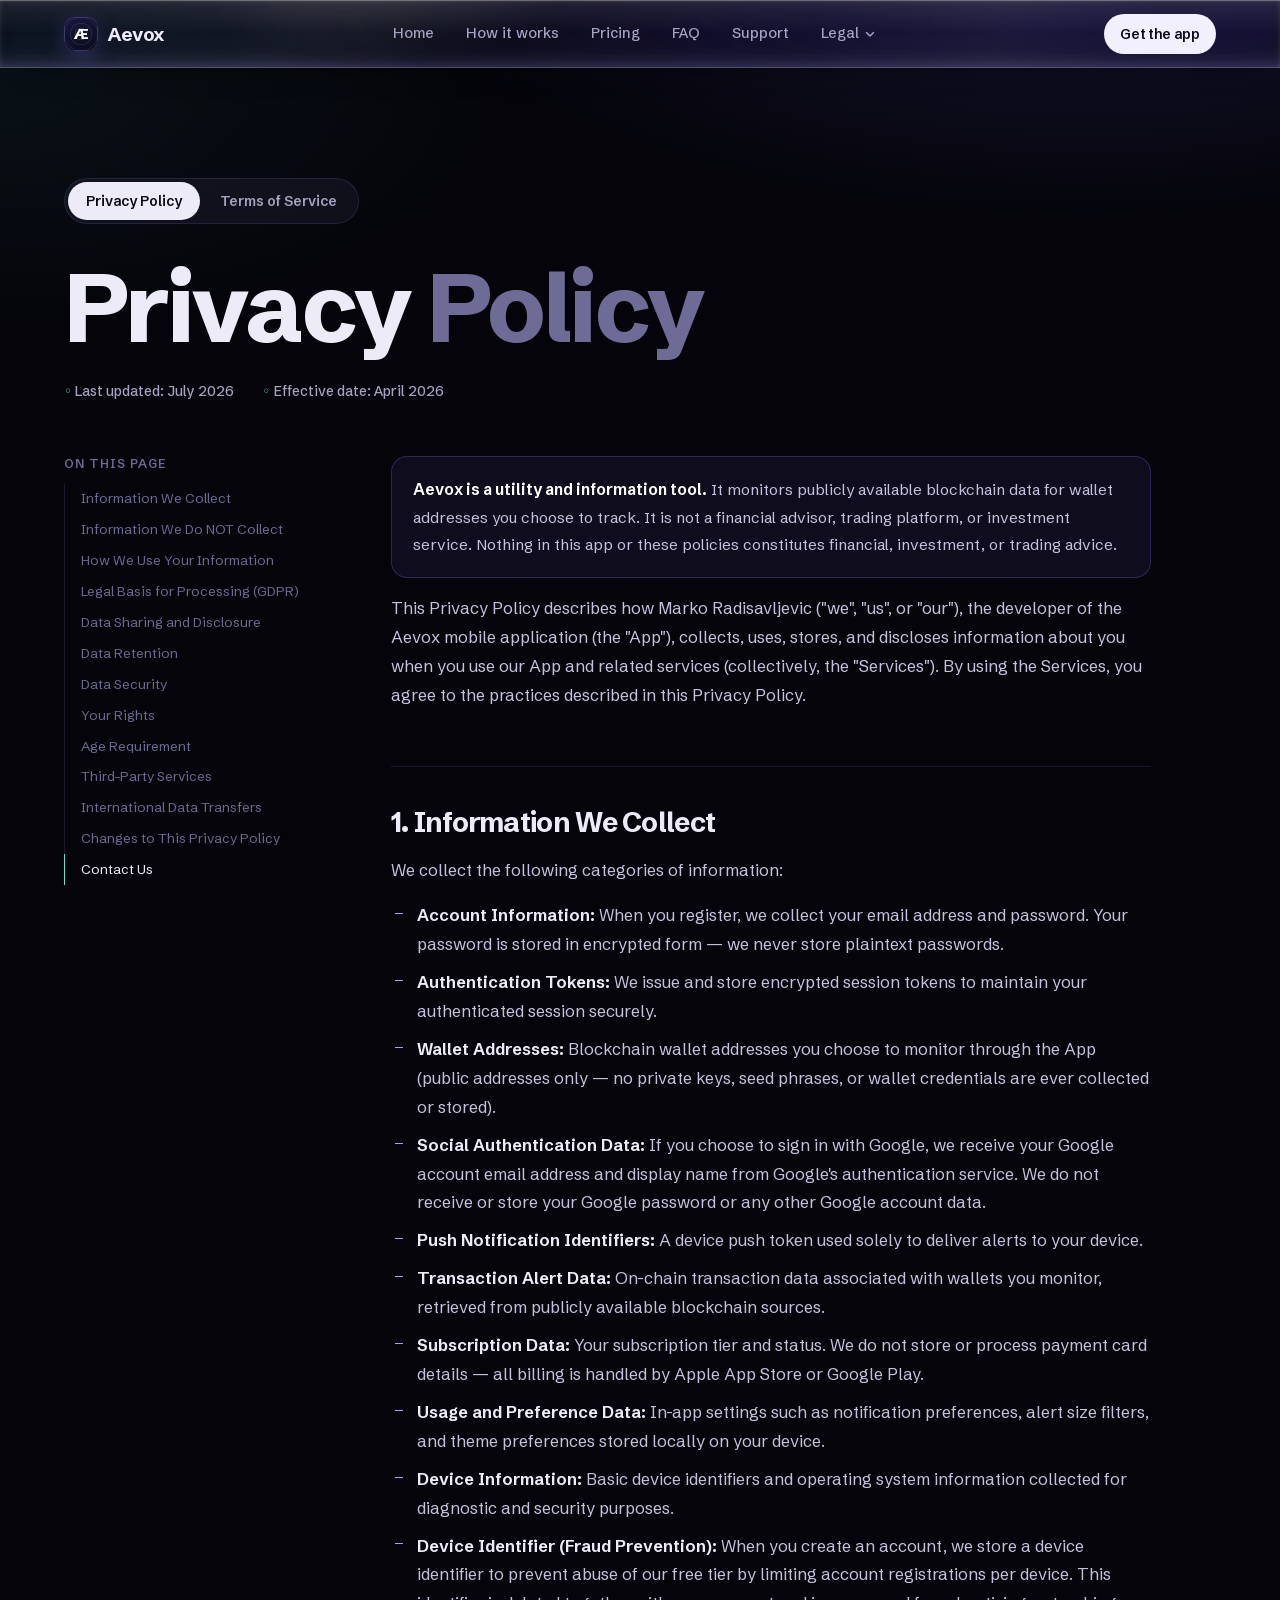
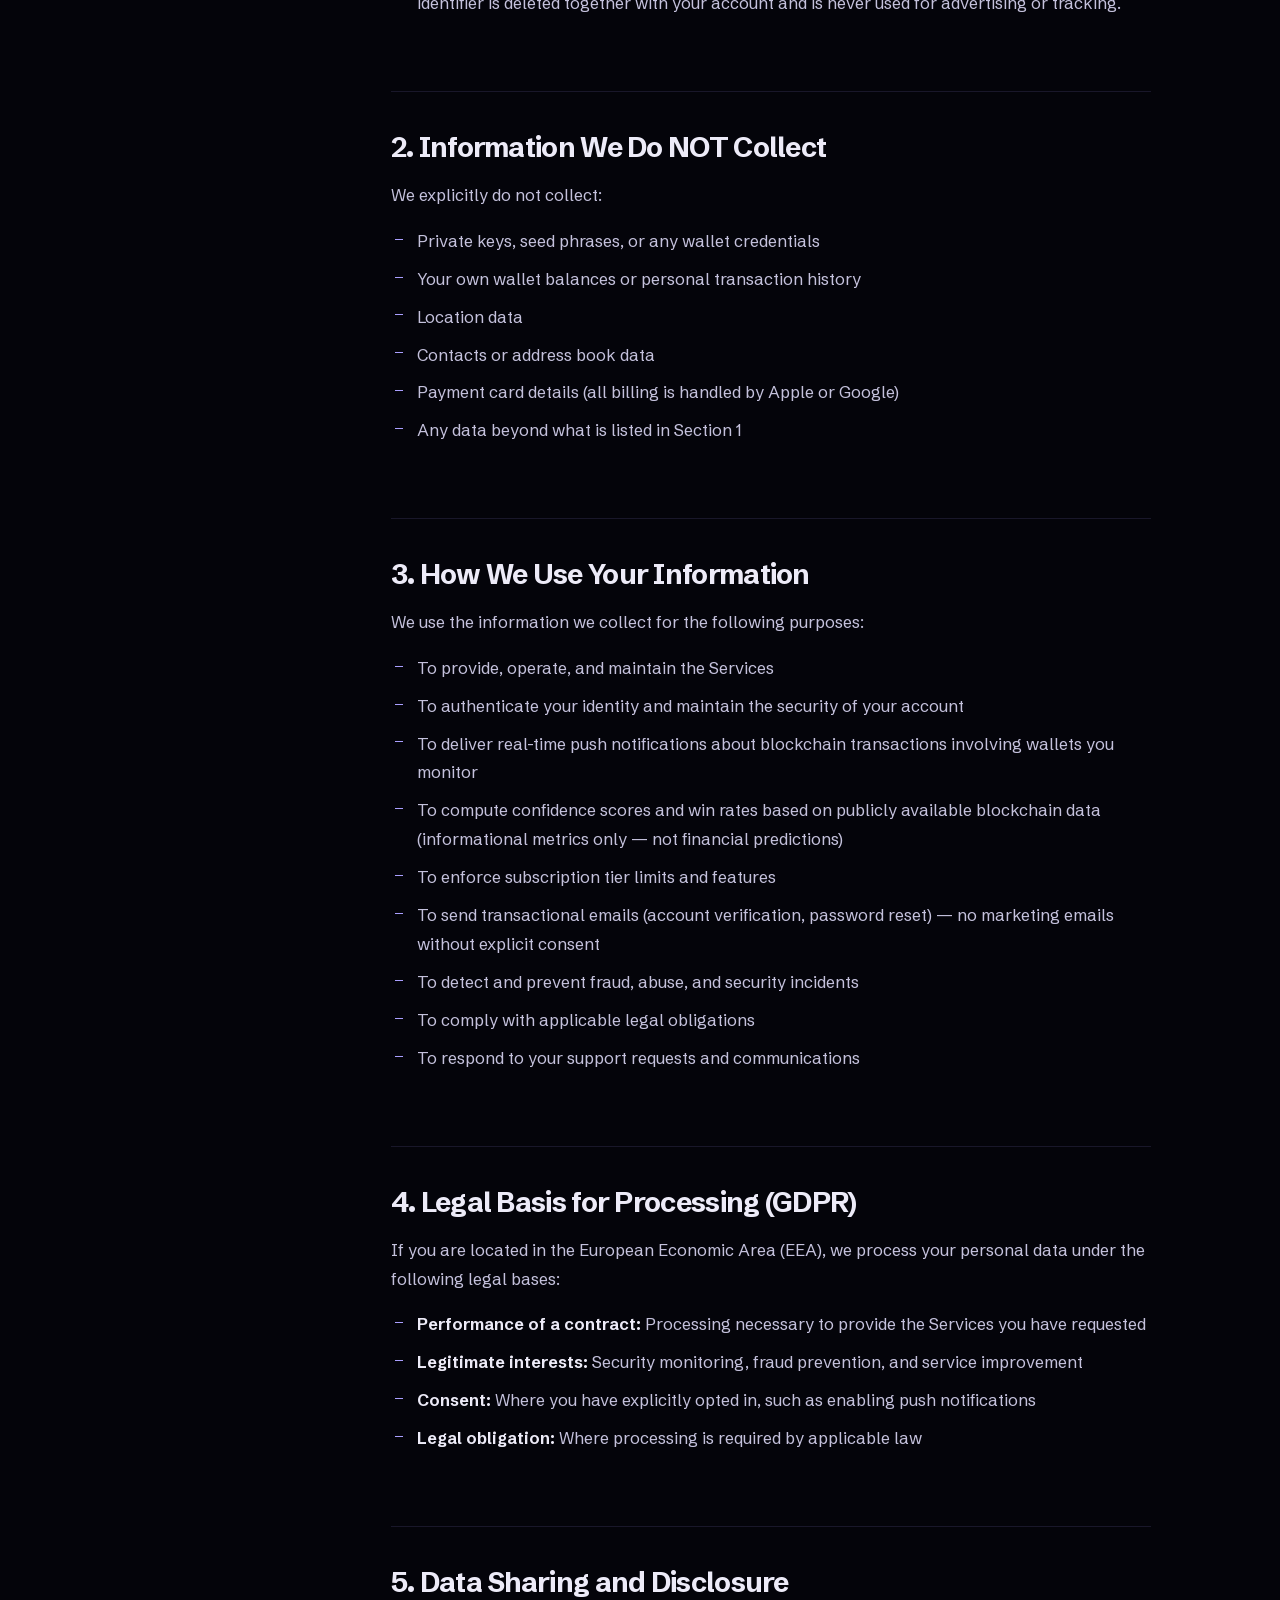
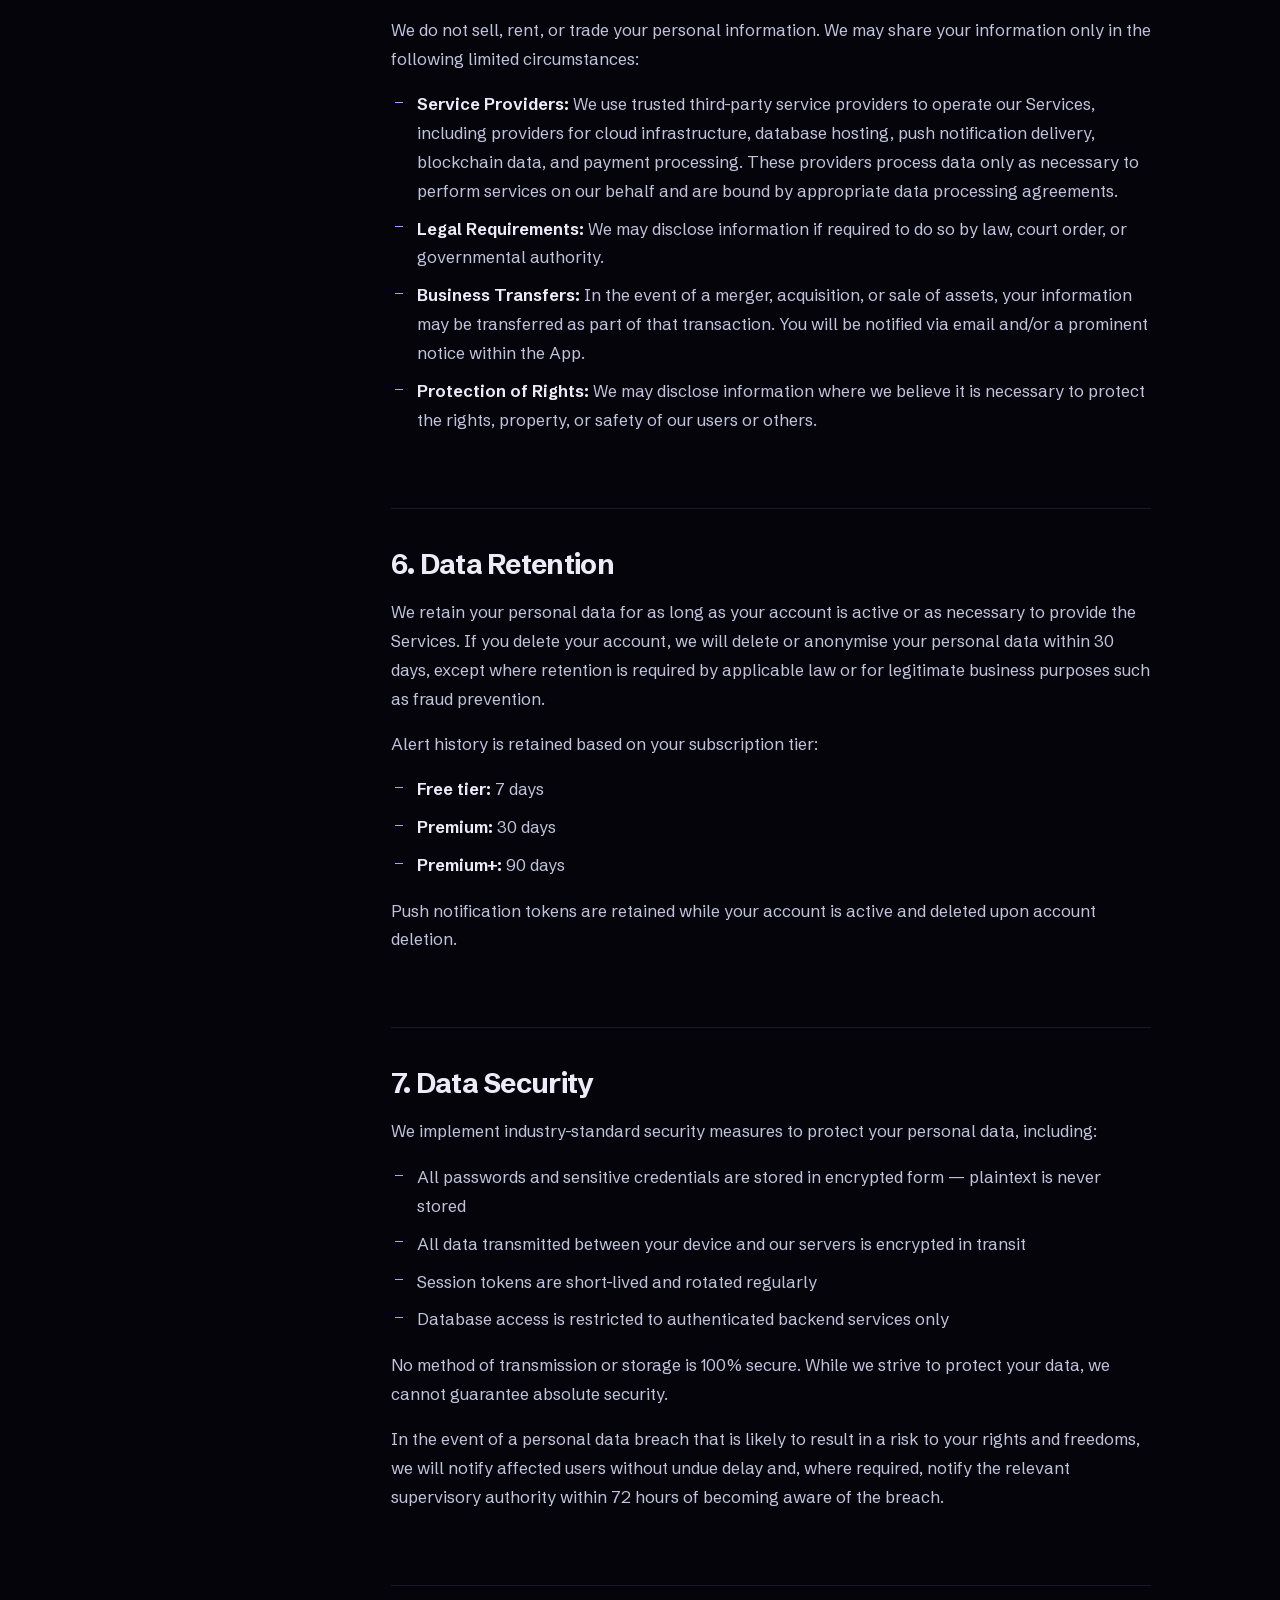
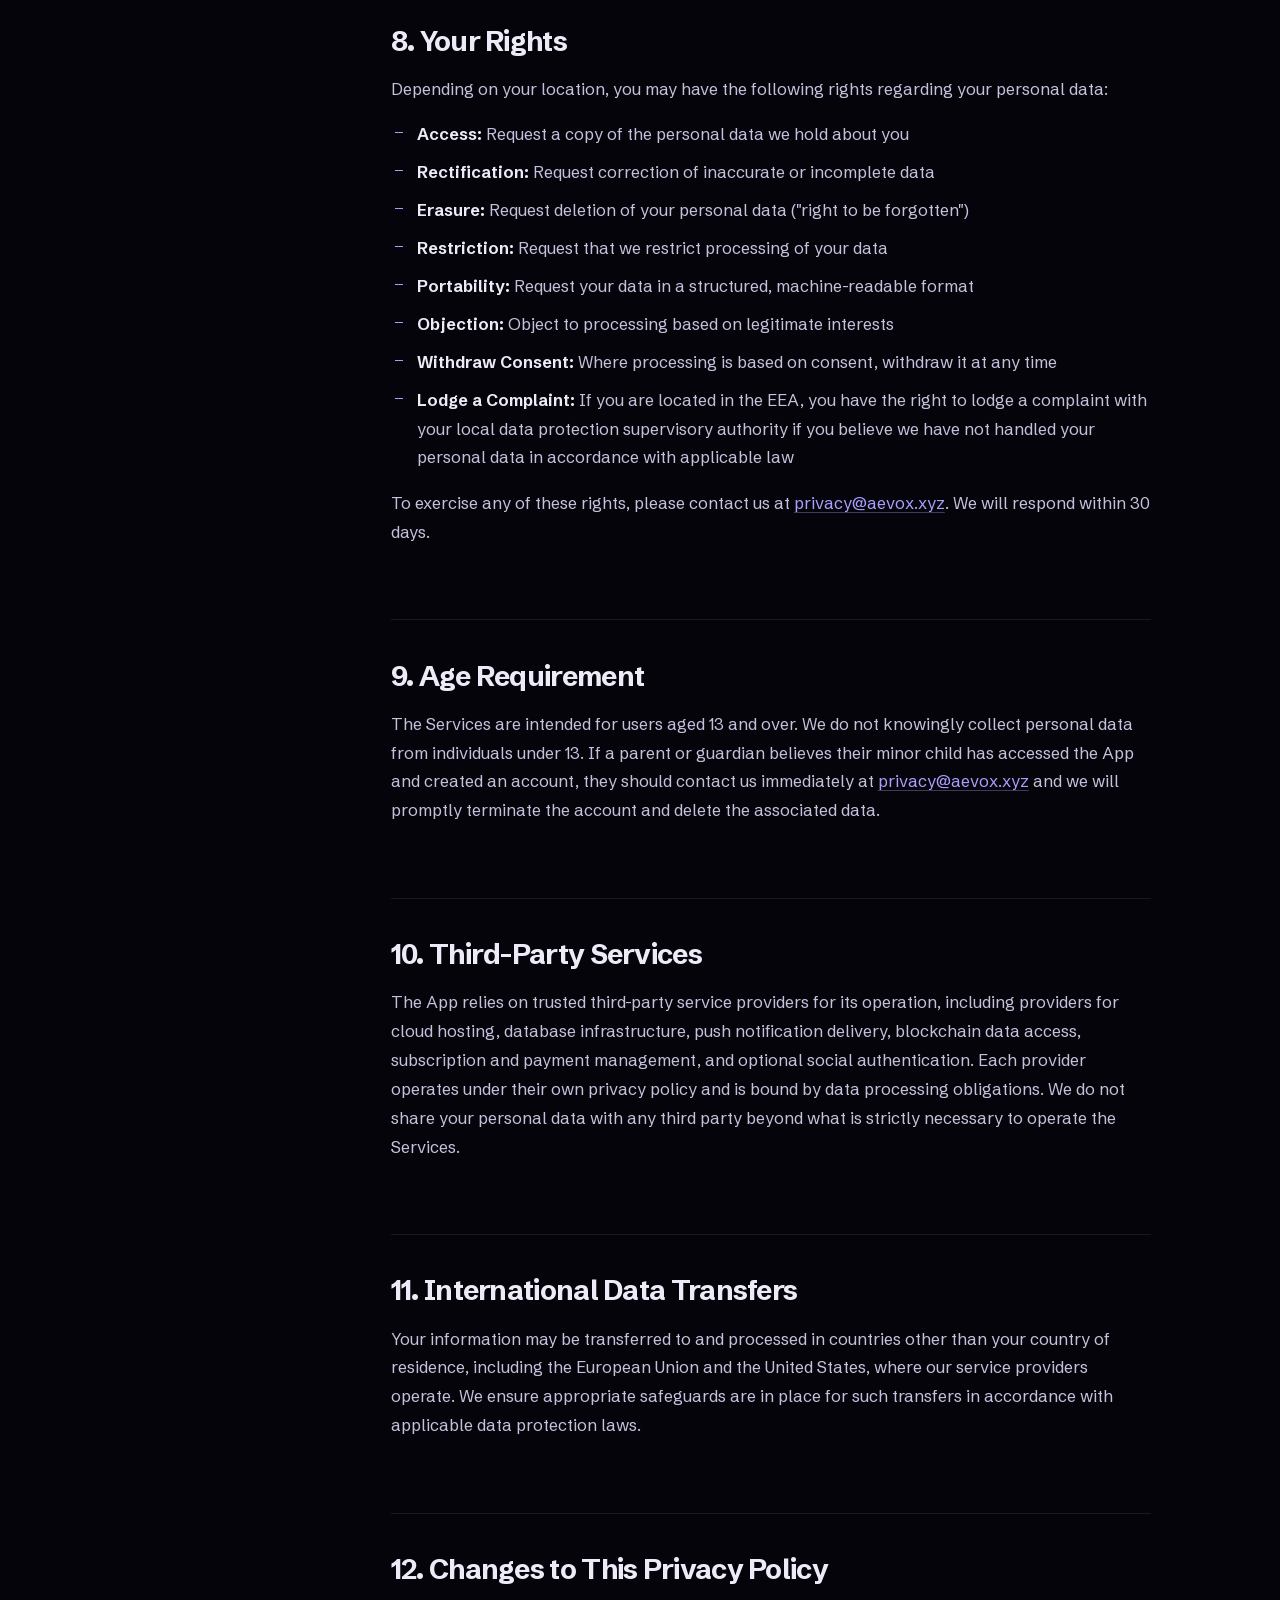
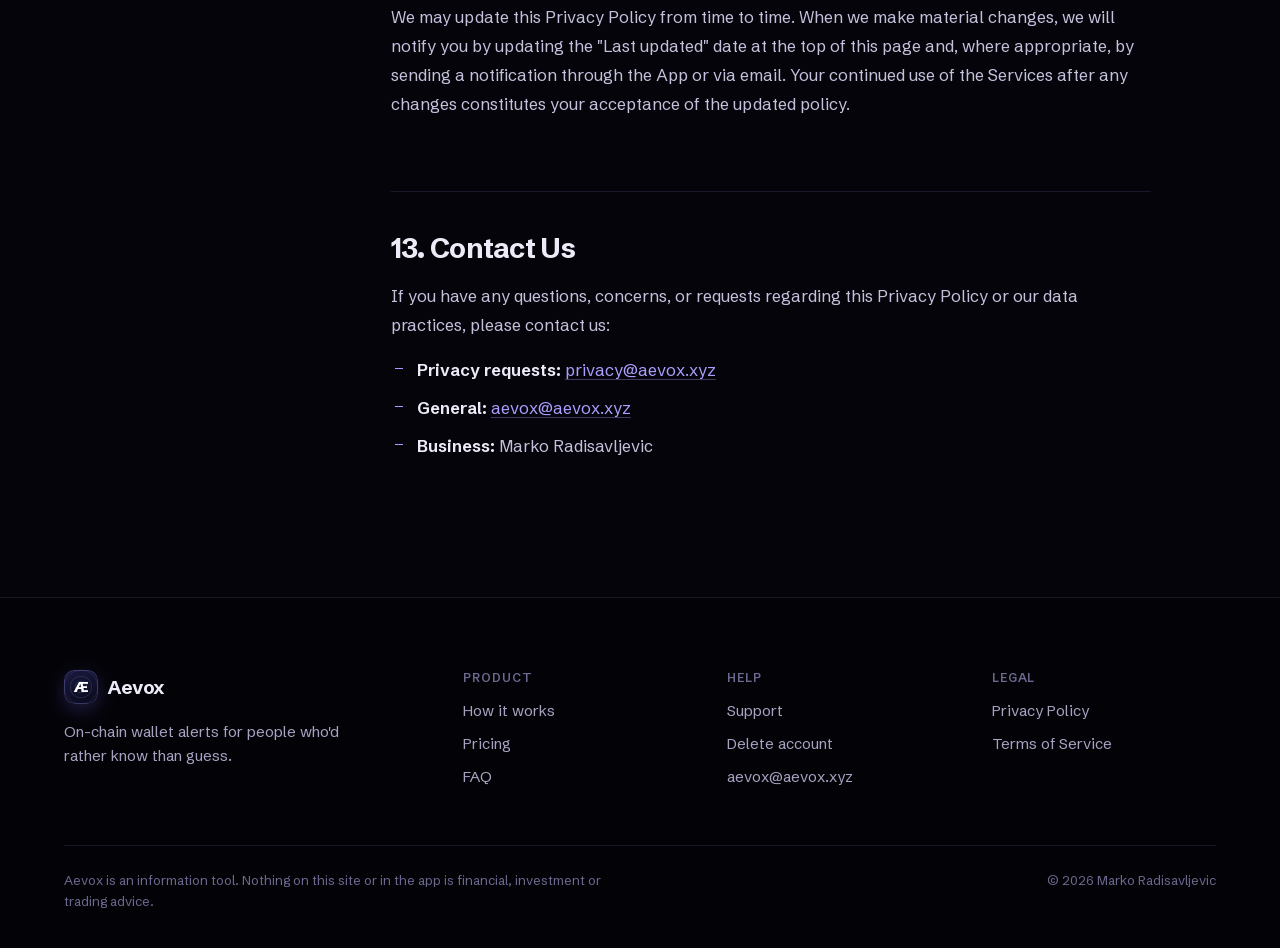
<file: privacy.html>
<!DOCTYPE html>
<html lang="en" class="no-js">
<head>
  <meta charset="UTF-8">
  <meta name="viewport" content="width=device-width, initial-scale=1, viewport-fit=cover">
  <title>Privacy Policy — Aevox</title>
  <meta name="description" content="How Aevox collects, uses, stores and protects your information.">
  <meta name="apple-itunes-app" content="app-id=6760921113">
  <meta name="theme-color" content="#04040a">
  <link rel="canonical" href="https://aevox.xyz/privacy.html">
  <meta property="og:type" content="article">
  <meta property="og:site_name" content="Aevox">
  <meta property="og:title" content="Privacy Policy — Aevox">
  <meta property="og:image" content="https://aevox.xyz/assets/img/og-image.jpg">
  <link rel="icon" href="/assets/img/favicon.svg" type="image/svg+xml">
  <link rel="apple-touch-icon" href="/assets/img/apple-touch-icon.png">
  <link rel="preload" href="/assets/fonts/schibsted-grotesk.woff2" as="font" type="font/woff2" crossorigin>
  <link rel="stylesheet" href="/assets/css/site.css?v=20261101b">
</head>

<body class="legal-page">
  <a class="skip-link" href="#main">Skip to content</a>
  <svg width="0" height="0" style="position:absolute" aria-hidden="true">
    <filter id="nav-glass" x="0" y="0" width="100%" height="100%" color-interpolation-filters="sRGB">
      <feTurbulence type="fractalNoise" baseFrequency="0.0035 0.045" numOctaves="2" seed="7" result="noise"/>
      <feGaussianBlur in="noise" stdDeviation="2.5" result="soft"/>
      <feDisplacementMap in="SourceGraphic" in2="soft" scale="34" xChannelSelector="R" yChannelSelector="G"/>
    </filter>
    <symbol id="i-apple" viewBox="0 0 24 24"><path fill="currentColor" d="M12.152 6.896c-.948 0-2.415-1.078-3.96-1.04-2.04.027-3.91 1.183-4.961 3.014-2.117 3.675-.546 9.103 1.519 12.09 1.013 1.454 2.208 3.09 3.792 3.039 1.52-.065 2.09-.987 3.935-.987 1.831 0 2.35.987 3.96.948 1.637-.026 2.676-1.48 3.676-2.948 1.156-1.688 1.636-3.325 1.662-3.415-.039-.013-3.182-1.221-3.22-4.857-.026-3.04 2.48-4.494 2.597-4.559-1.429-2.09-3.623-2.324-4.39-2.376-2-.156-3.675 1.09-4.61 1.09zM15.53 3.83c.843-1.012 1.4-2.427 1.245-3.83-1.207.052-2.662.805-3.532 1.818-.78.896-1.454 2.338-1.273 3.714 1.338.104 2.715-.688 3.559-1.701"/></symbol>
    <symbol id="i-play" viewBox="0 0 24 24"><path fill="currentColor" d="M22.018 13.298l-3.919 2.218-3.515-3.493 3.543-3.521 3.891 2.202a1.49 1.49 0 0 1 0 2.594zM1.337.924a1.486 1.486 0 0 0-.112.568v21.017c0 .217.045.419.124.6l11.155-11.087L1.337.924zm12.207 10.065l3.258-3.238L3.45.195a1.466 1.466 0 0 0-.946-.179l11.04 10.973zm0 2.067l-11 10.933c.298.036.612-.016.906-.183l13.324-7.54-3.23-3.21z"/></symbol>
    <symbol id="i-chev" viewBox="0 0 10 10"><path d="M1.5 3.5 5 7l3.5-3.5" fill="none" stroke="currentColor" stroke-width="1.5" stroke-linecap="round" stroke-linejoin="round"/></symbol>
  </svg>

  <!-- ============ Navigation ============ -->
  <header class="nav" data-nav>
    <a class="brand" href="/#top" aria-label="Aevox home"><span class="brand-mark" aria-hidden="true">Æ</span><span>Aevox</span></a>

    <nav class="nav-links" aria-label="Primary">
      <a href="/#top">Home</a>
      <a href="/#how">How it works</a>
      <a href="/#pricing">Pricing</a>
      <a href="/#faq">FAQ</a>
      <a href="/#support">Support</a>
      <div class="nav-legal">
        <button type="button" aria-expanded="false" aria-controls="legal-menu" data-legal-toggle>Legal <svg aria-hidden="true"><use href="#i-chev"/></svg></button>
        <div class="legal-menu" id="legal-menu" hidden>
          <a href="/privacy.html">Privacy Policy<small>What we collect and why</small></a>
          <a href="/terms.html">Terms of Service<small>The rules for using Aevox</small></a>
        </div>
      </div>
    </nav>

    <div class="nav-end">
      <a class="btn btn-sm btn-light" href="/#download" data-store="auto">Get the app</a>
      <button class="nav-toggle" type="button" aria-label="Open menu" aria-expanded="false" aria-controls="mobile-menu" data-menu-toggle><span></span><span></span></button>
    </div>
  </header>

  <div class="mobile-menu" id="mobile-menu" data-menu>
    <ol>
      <li><a href="/#top">Home</a></li>
      <li><a href="/#how">How it works</a></li>
      <li><a href="/#pricing">Pricing</a></li>
      <li><a href="/#faq">FAQ</a></li>
      <li><a href="/#support">Support</a></li>
    </ol>
    <div>
      <div class="mobile-menu-legal"><a href="/privacy.html">Privacy Policy</a><a href="/terms.html">Terms of Service</a></div>
      <div class="store-row">
        <a class="store-btn" href="https://apps.apple.com/us/app/aevox/id6760921113" data-store="ios"><svg aria-hidden="true"><use href="#i-apple"/></svg><span><small>Download on the</small><b>App Store</b></span></a>
        <a class="store-btn" href="https://play.google.com/store/apps/details?id=com.aevox.aevox" data-store="android"><svg aria-hidden="true"><use href="#i-play"/></svg><span><small>Get it on</small><b>Google Play</b></span></a>
      </div>
    </div>
  </div>


  <main id="main">
    <header class="legal-hero wrap">
      <nav class="legal-switch" aria-label="Legal documents"><a href="/privacy.html" aria-current="page">Privacy Policy</a><a href="/terms.html">Terms of Service</a></nav>
      <h1>Privacy <span class="soft">Policy</span></h1>
      <p class="legal-meta"><span>Last updated: July 2026</span><span>Effective date: April 2026</span></p>
    </header>

    <div class="legal-layout wrap">
      <aside class="legal-toc" aria-label="On this page"><p>On this page</p><ol data-toc></ol></aside>

      <article class="legal-body">
    <div class="notice">
      <strong style="color:#fff;">Aevox is a utility and information tool.</strong> It monitors publicly available
      blockchain data for wallet addresses you choose to track. It is not a financial advisor, trading platform, or
      investment service. Nothing in this app or these policies constitutes financial, investment, or trading advice.
    </div>

    <p>This Privacy Policy describes how Marko Radisavljevic ("we", "us", or "our"), the developer of the Aevox mobile
      application (the "App"), collects, uses, stores, and discloses information about you when you use our App and
      related services (collectively, the "Services"). By using the Services, you agree to the practices described in
      this Privacy Policy.</p>

    <h2>1. Information We Collect</h2>
    <p>We collect the following categories of information:</p>
    <ul>
      <li><strong>Account Information:</strong> When you register, we collect your email address and password. Your
        password is stored in encrypted form — we never store plaintext passwords.</li>
      <li><strong>Authentication Tokens:</strong> We issue and store encrypted session tokens to maintain your
        authenticated session securely.</li>
      <li><strong>Wallet Addresses:</strong> Blockchain wallet addresses you choose to monitor through the App (public
        addresses only — no private keys, seed phrases, or wallet credentials are ever collected or stored).</li>
      <li><strong>Social Authentication Data:</strong> If you choose to sign in with Google, we receive your Google
        account email address and display name from Google's authentication service. We do not receive or store your
        Google password or any other Google account data.</li>
      <li><strong>Push Notification Identifiers:</strong> A device push token used solely to deliver alerts to your
        device.</li>
      <li><strong>Transaction Alert Data:</strong> On-chain transaction data associated with wallets you monitor,
        retrieved from publicly available blockchain sources.</li>
      <li><strong>Subscription Data:</strong> Your subscription tier and status. We do not store or process payment card
        details — all billing is handled by Apple App Store or Google Play.</li>
      <li><strong>Usage and Preference Data:</strong> In-app settings such as notification preferences, alert size
        filters, and theme preferences stored locally on your device.</li>
      <li><strong>Device Information:</strong> Basic device identifiers and operating system information collected for
        diagnostic and security purposes.</li>
      <li><strong>Device Identifier (Fraud Prevention):</strong> When you create an account, we store a device
        identifier to prevent abuse of our free tier by limiting account registrations per device. This identifier is
        deleted together with your account and is never used for advertising or tracking.</li>
    </ul>

    <h2>2. Information We Do NOT Collect</h2>
    <p>We explicitly do not collect:</p>
    <ul>
      <li>Private keys, seed phrases, or any wallet credentials</li>
      <li>Your own wallet balances or personal transaction history</li>
      <li>Location data</li>
      <li>Contacts or address book data</li>
      <li>Payment card details (all billing is handled by Apple or Google)</li>
      <li>Any data beyond what is listed in Section 1</li>
    </ul>

    <h2>3. How We Use Your Information</h2>
    <p>We use the information we collect for the following purposes:</p>
    <ul>
      <li>To provide, operate, and maintain the Services</li>
      <li>To authenticate your identity and maintain the security of your account</li>
      <li>To deliver real-time push notifications about blockchain transactions involving wallets you monitor</li>
      <li>To compute confidence scores and win rates based on publicly available blockchain data (informational metrics
        only — not financial predictions)</li>
      <li>To enforce subscription tier limits and features</li>
      <li>To send transactional emails (account verification, password reset) — no marketing emails without explicit
        consent</li>
      <li>To detect and prevent fraud, abuse, and security incidents</li>
      <li>To comply with applicable legal obligations</li>
      <li>To respond to your support requests and communications</li>
    </ul>

    <h2>4. Legal Basis for Processing (GDPR)</h2>
    <p>If you are located in the European Economic Area (EEA), we process your personal data under the following legal
      bases:</p>
    <ul>
      <li><strong>Performance of a contract:</strong> Processing necessary to provide the Services you have requested
      </li>
      <li><strong>Legitimate interests:</strong> Security monitoring, fraud prevention, and service improvement</li>
      <li><strong>Consent:</strong> Where you have explicitly opted in, such as enabling push notifications</li>
      <li><strong>Legal obligation:</strong> Where processing is required by applicable law</li>
    </ul>

    <h2>5. Data Sharing and Disclosure</h2>
    <p>We do not sell, rent, or trade your personal information. We may share your information only in the following
      limited circumstances:</p>
    <ul>
      <li><strong>Service Providers:</strong> We use trusted third-party service providers to operate our Services,
        including providers for cloud infrastructure, database hosting, push notification delivery, blockchain data, and
        payment processing. These providers process data only as necessary to perform services on our behalf and are
        bound by appropriate data processing agreements.</li>
      <li><strong>Legal Requirements:</strong> We may disclose information if required to do so by law, court order, or
        governmental authority.</li>
      <li><strong>Business Transfers:</strong> In the event of a merger, acquisition, or sale of assets, your
        information may be transferred as part of that transaction. You will be notified via email and/or a prominent
        notice within the App.</li>
      <li><strong>Protection of Rights:</strong> We may disclose information where we believe it is necessary to protect
        the rights, property, or safety of our users or others.</li>
    </ul>

    <h2>6. Data Retention</h2>
    <p>We retain your personal data for as long as your account is active or as necessary to provide the Services. If
      you delete your account, we will delete or anonymise your personal data within 30 days, except where retention is
      required by applicable law or for legitimate business purposes such as fraud prevention.</p>
    <p>Alert history is retained based on your subscription tier:</p>
    <ul>
      <li><strong>Free tier:</strong> 7 days</li>
      <li><strong>Premium:</strong> 30 days</li>
      <li><strong>Premium+:</strong> 90 days</li>
    </ul>
    <p>Push notification tokens are retained while your account is active and deleted upon account deletion.</p>

    <h2>7. Data Security</h2>
    <p>We implement industry-standard security measures to protect your personal data, including:</p>
    <ul>
      <li>All passwords and sensitive credentials are stored in encrypted form — plaintext is never stored</li>
      <li>All data transmitted between your device and our servers is encrypted in transit</li>
      <li>Session tokens are short-lived and rotated regularly</li>
      <li>Database access is restricted to authenticated backend services only</li>
    </ul>
    <p>No method of transmission or storage is 100% secure. While we strive to protect your data, we cannot guarantee
      absolute security.</p>
    <p>In the event of a personal data breach that is likely to result in a risk to your rights and freedoms, we will
      notify affected users without undue delay and, where required, notify the relevant supervisory authority within 72
      hours of becoming aware of the breach.</p>

    <h2>8. Your Rights</h2>
    <p>Depending on your location, you may have the following rights regarding your personal data:</p>
    <ul>
      <li><strong>Access:</strong> Request a copy of the personal data we hold about you</li>
      <li><strong>Rectification:</strong> Request correction of inaccurate or incomplete data</li>
      <li><strong>Erasure:</strong> Request deletion of your personal data ("right to be forgotten")</li>
      <li><strong>Restriction:</strong> Request that we restrict processing of your data</li>
      <li><strong>Portability:</strong> Request your data in a structured, machine-readable format</li>
      <li><strong>Objection:</strong> Object to processing based on legitimate interests</li>
      <li><strong>Withdraw Consent:</strong> Where processing is based on consent, withdraw it at any time</li>
      <li><strong>Lodge a Complaint:</strong> If you are located in the EEA, you have the right to lodge a complaint
        with your local data protection supervisory authority if you believe we have not handled your personal data in
        accordance with applicable law</li>
    </ul>
    <p>To exercise any of these rights, please contact us at <a href="mailto:privacy@aevox.xyz">privacy@aevox.xyz</a>.
      We
      will respond within 30 days.</p>

    <h2>9. Age Requirement</h2>
    <p>The Services are intended for users aged 13 and over. We do not knowingly collect personal data from individuals
      under 13. If a parent or guardian believes their minor child has accessed the App and created an account, they
      should contact us immediately at <a href="mailto:privacy@aevox.xyz">privacy@aevox.xyz</a> and we will promptly
      terminate the account and delete the associated data.</p>

    <h2>10. Third-Party Services</h2>
    <p>The App relies on trusted third-party service providers for its operation, including providers for cloud hosting,
      database infrastructure, push notification delivery, blockchain data access, subscription and payment management,
      and optional social authentication. Each provider operates under their own privacy policy and is bound by data
      processing obligations. We do not share your personal data with any third party beyond what is strictly necessary
      to operate the Services.</p>

    <h2>11. International Data Transfers</h2>
    <p>Your information may be transferred to and processed in countries other than your country of residence, including
      the European Union and the United States, where our service providers operate. We ensure appropriate safeguards
      are in place for such transfers in accordance with applicable data protection laws.</p>

    <h2>12. Changes to This Privacy Policy</h2>
    <p>We may update this Privacy Policy from time to time. When we make material changes, we will notify you by
      updating the "Last updated" date at the top of this page and, where appropriate, by sending a notification through
      the App or via email. Your continued use of the Services after any changes constitutes your acceptance of the
      updated policy.</p>

    <h2>13. Contact Us</h2>
    <p>If you have any questions, concerns, or requests regarding this Privacy Policy or our data practices, please
      contact us:</p>
    <ul>
      <li><strong>Privacy requests:</strong> <a href="mailto:privacy@aevox.xyz">privacy@aevox.xyz</a></li>
      <li><strong>General:</strong> <a href="mailto:aevox@aevox.xyz">aevox@aevox.xyz</a></li>
      <li><strong>Business:</strong> Marko Radisavljevic</li>
    </ul>
      </article>
    </div>
  </main>

  <!-- ============ Footer ============ -->
  <footer class="footer">
    <div class="wrap">
      <div class="footer-grid">
        <div class="footer-about">
          <a class="brand" href="/#top"><span class="brand-mark" aria-hidden="true">Æ</span><span>Aevox</span></a>
          <p>On-chain wallet alerts for people who'd rather know than guess.</p>
        </div>
        <div>
          <h4>Product</h4>
          <ul><li><a href="/#how">How it works</a></li><li><a href="/#pricing">Pricing</a></li><li><a href="/#faq">FAQ</a></li></ul>
        </div>
        <div>
          <h4>Help</h4>
          <ul><li><a href="/#support">Support</a></li><li><a href="/#delete-account">Delete account</a></li><li><a href="mailto:aevox@aevox.xyz">aevox@aevox.xyz</a></li></ul>
        </div>
        <div>
          <h4>Legal</h4>
          <ul><li><a href="/privacy.html">Privacy Policy</a></li><li><a href="/terms.html">Terms of Service</a></li></ul>
        </div>
      </div>
      <div class="footer-base">
        <p>Aevox is an information tool. Nothing on this site or in the app is financial, investment or trading advice.</p>
        <p>&copy; <span data-year>2026</span> Marko Radisavljevic</p>
      </div>
    </div>
  </footer>

  <script src="/assets/js/site.js?v=20261101b" defer></script>
</body>
</html>
</file>
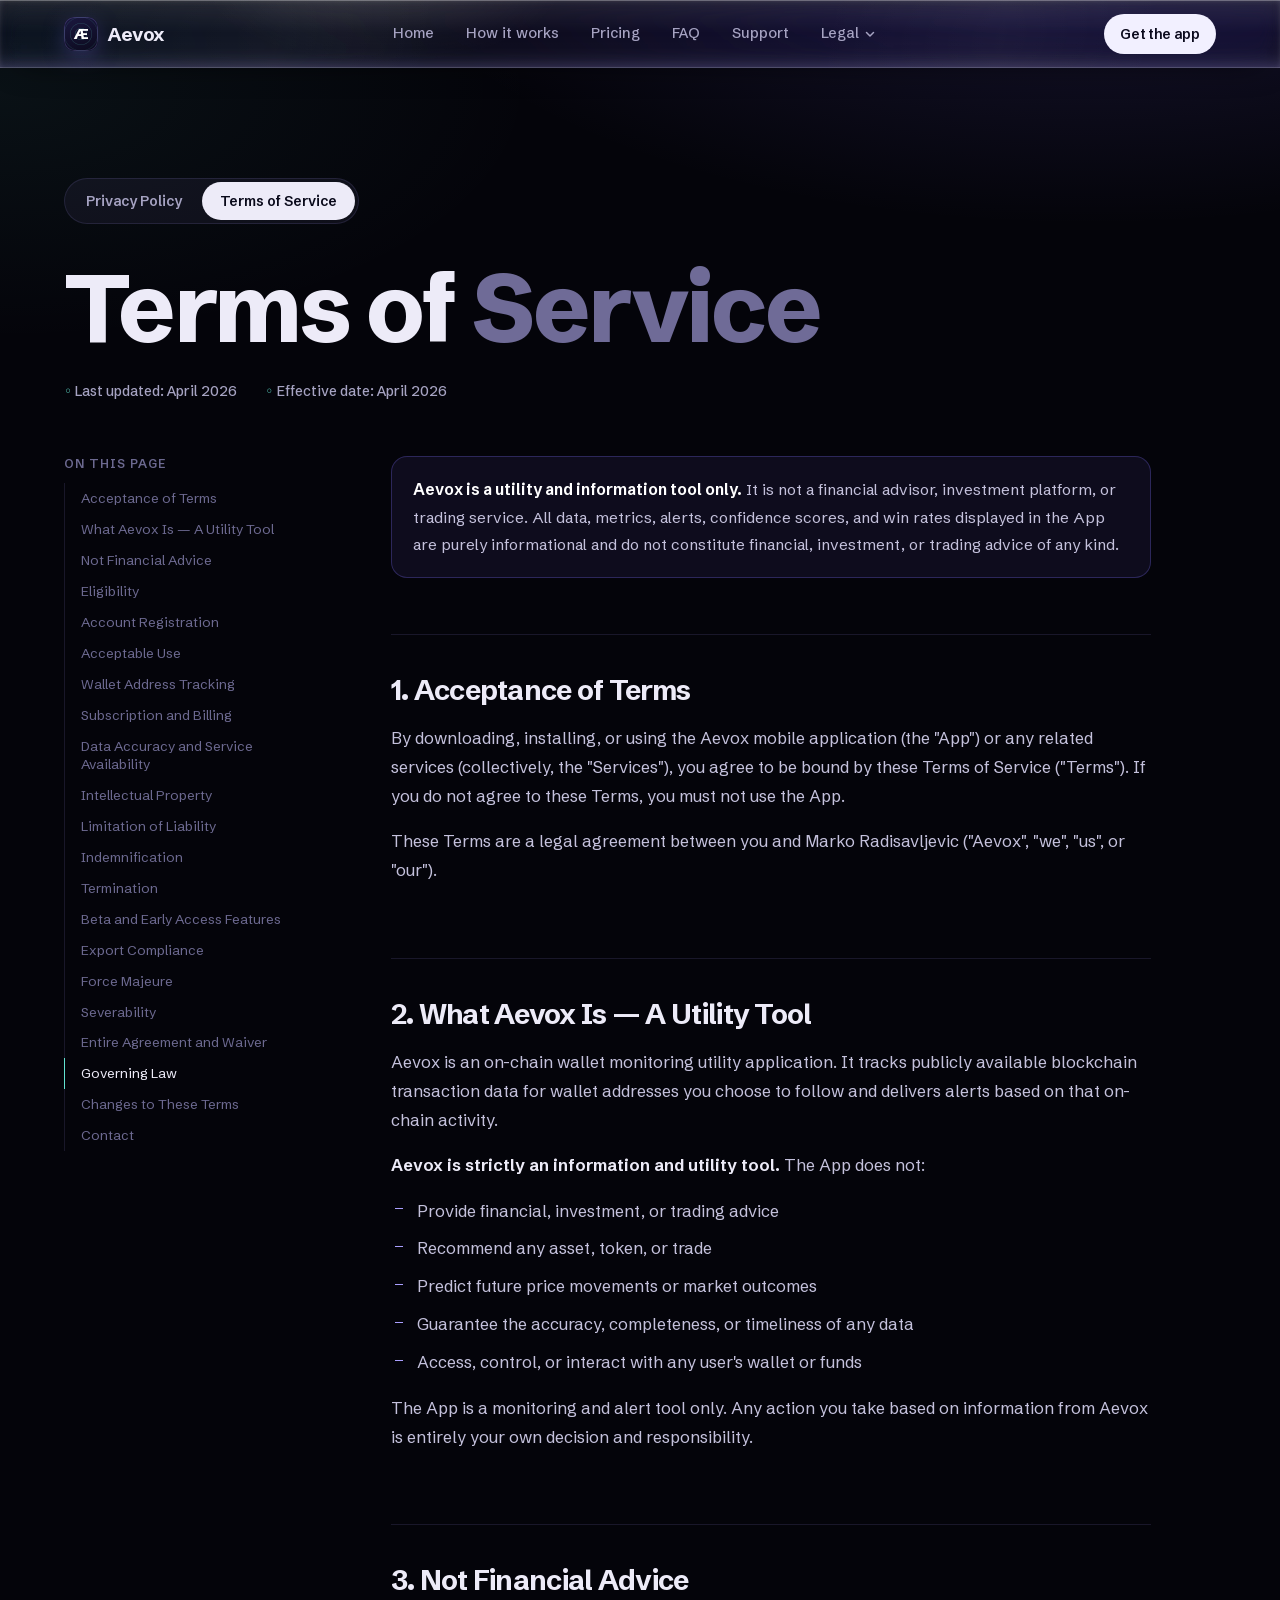
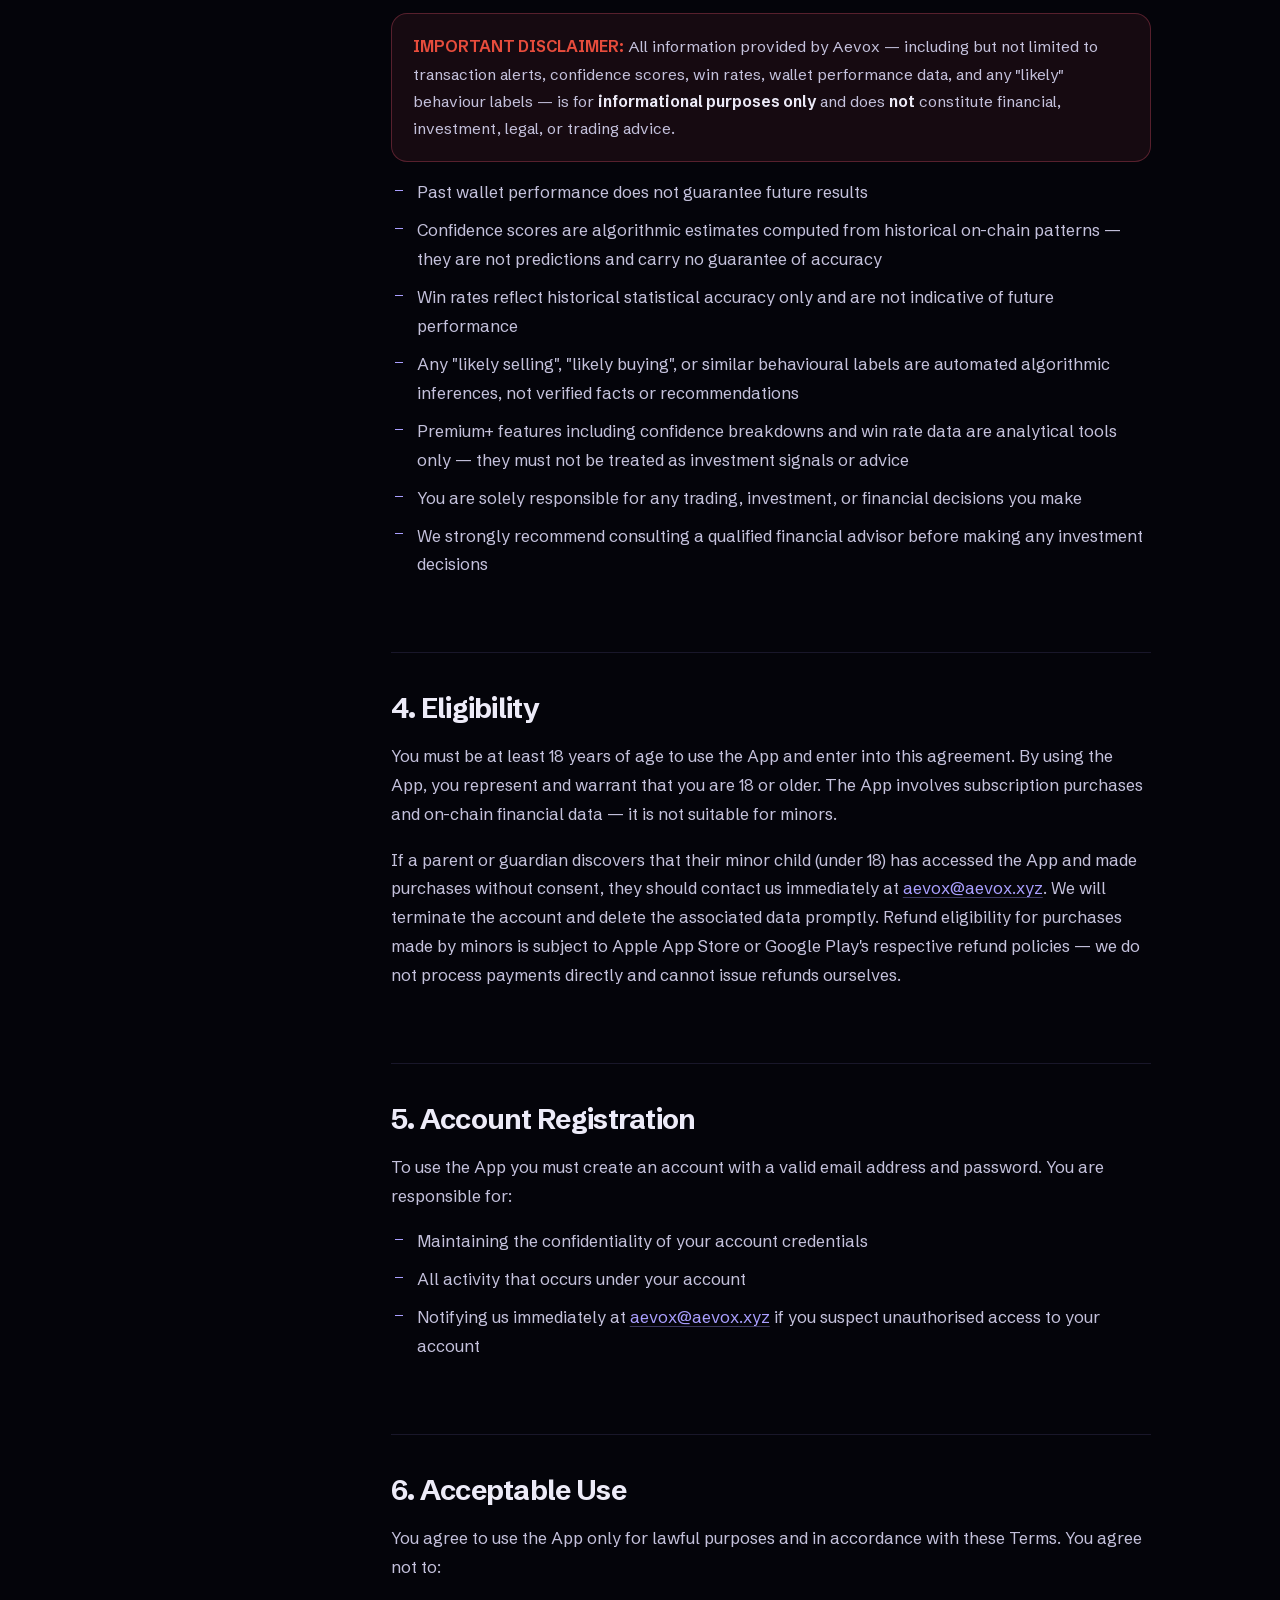
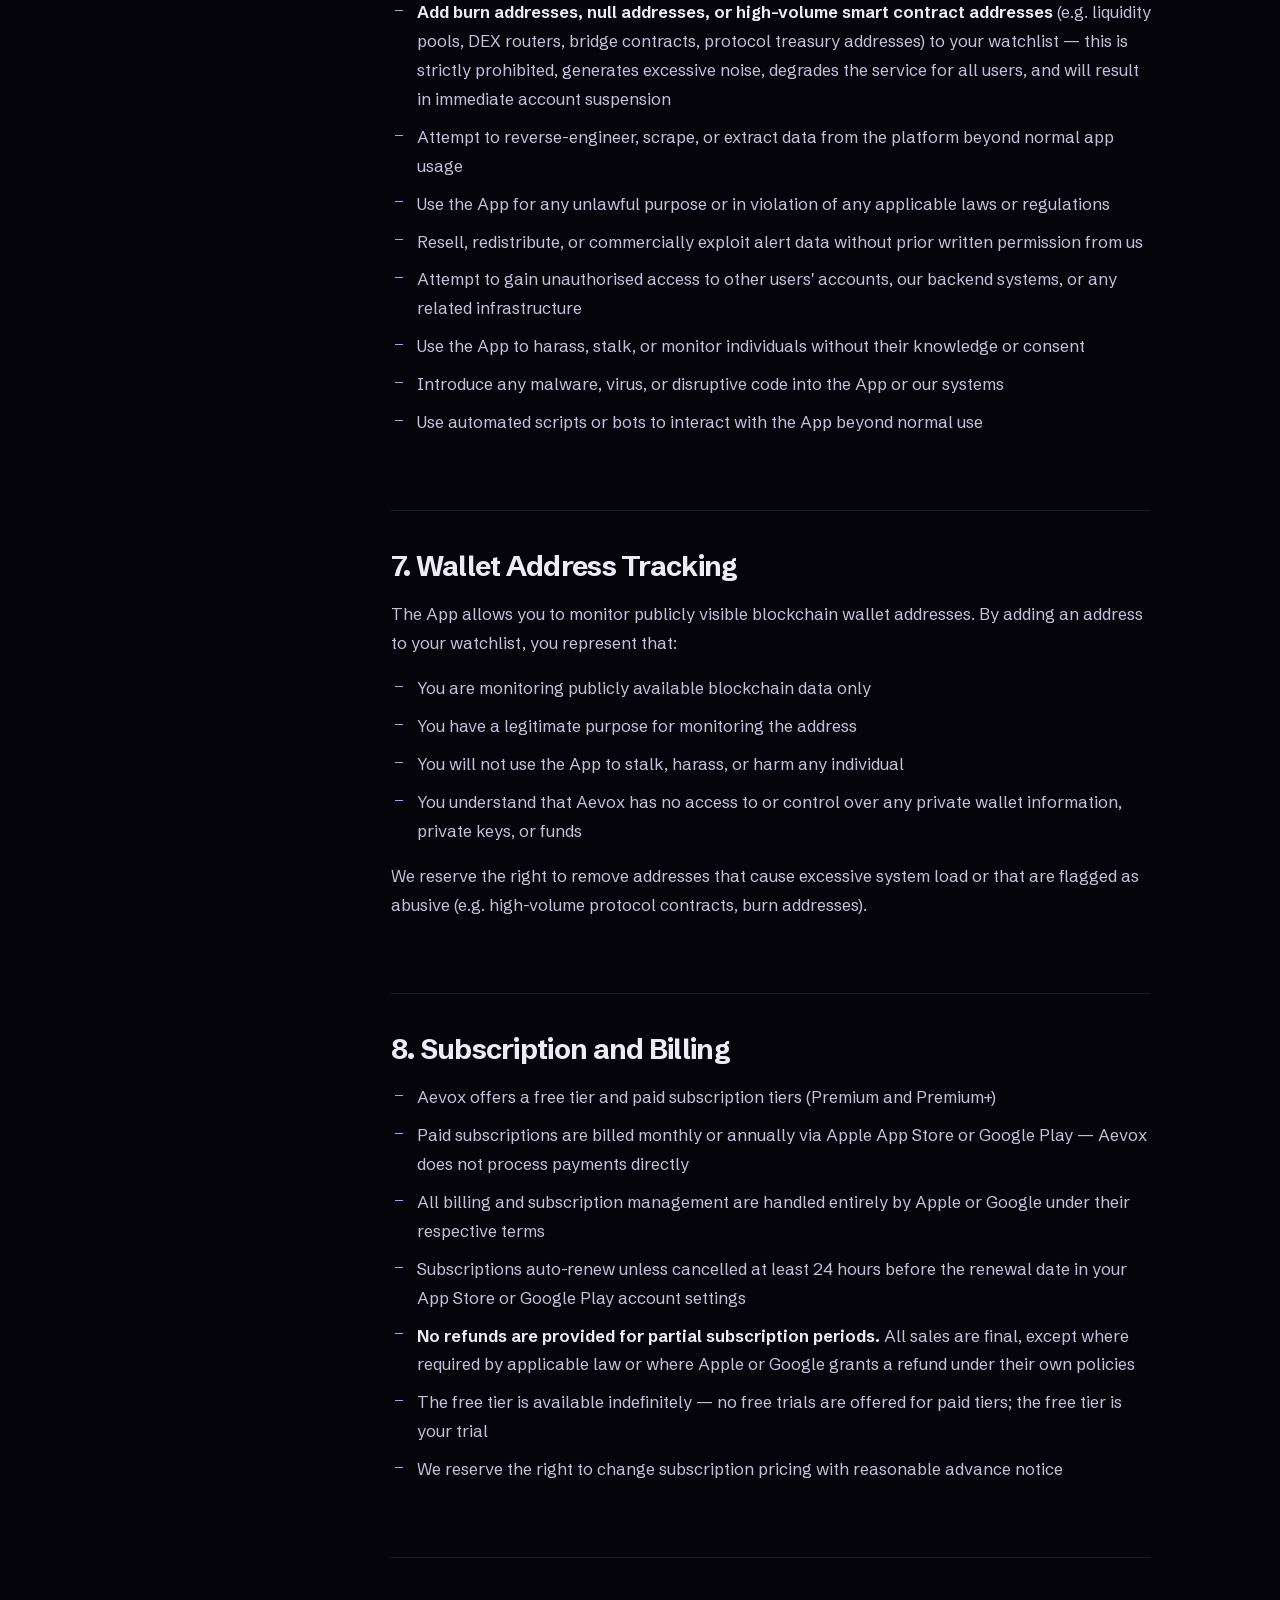
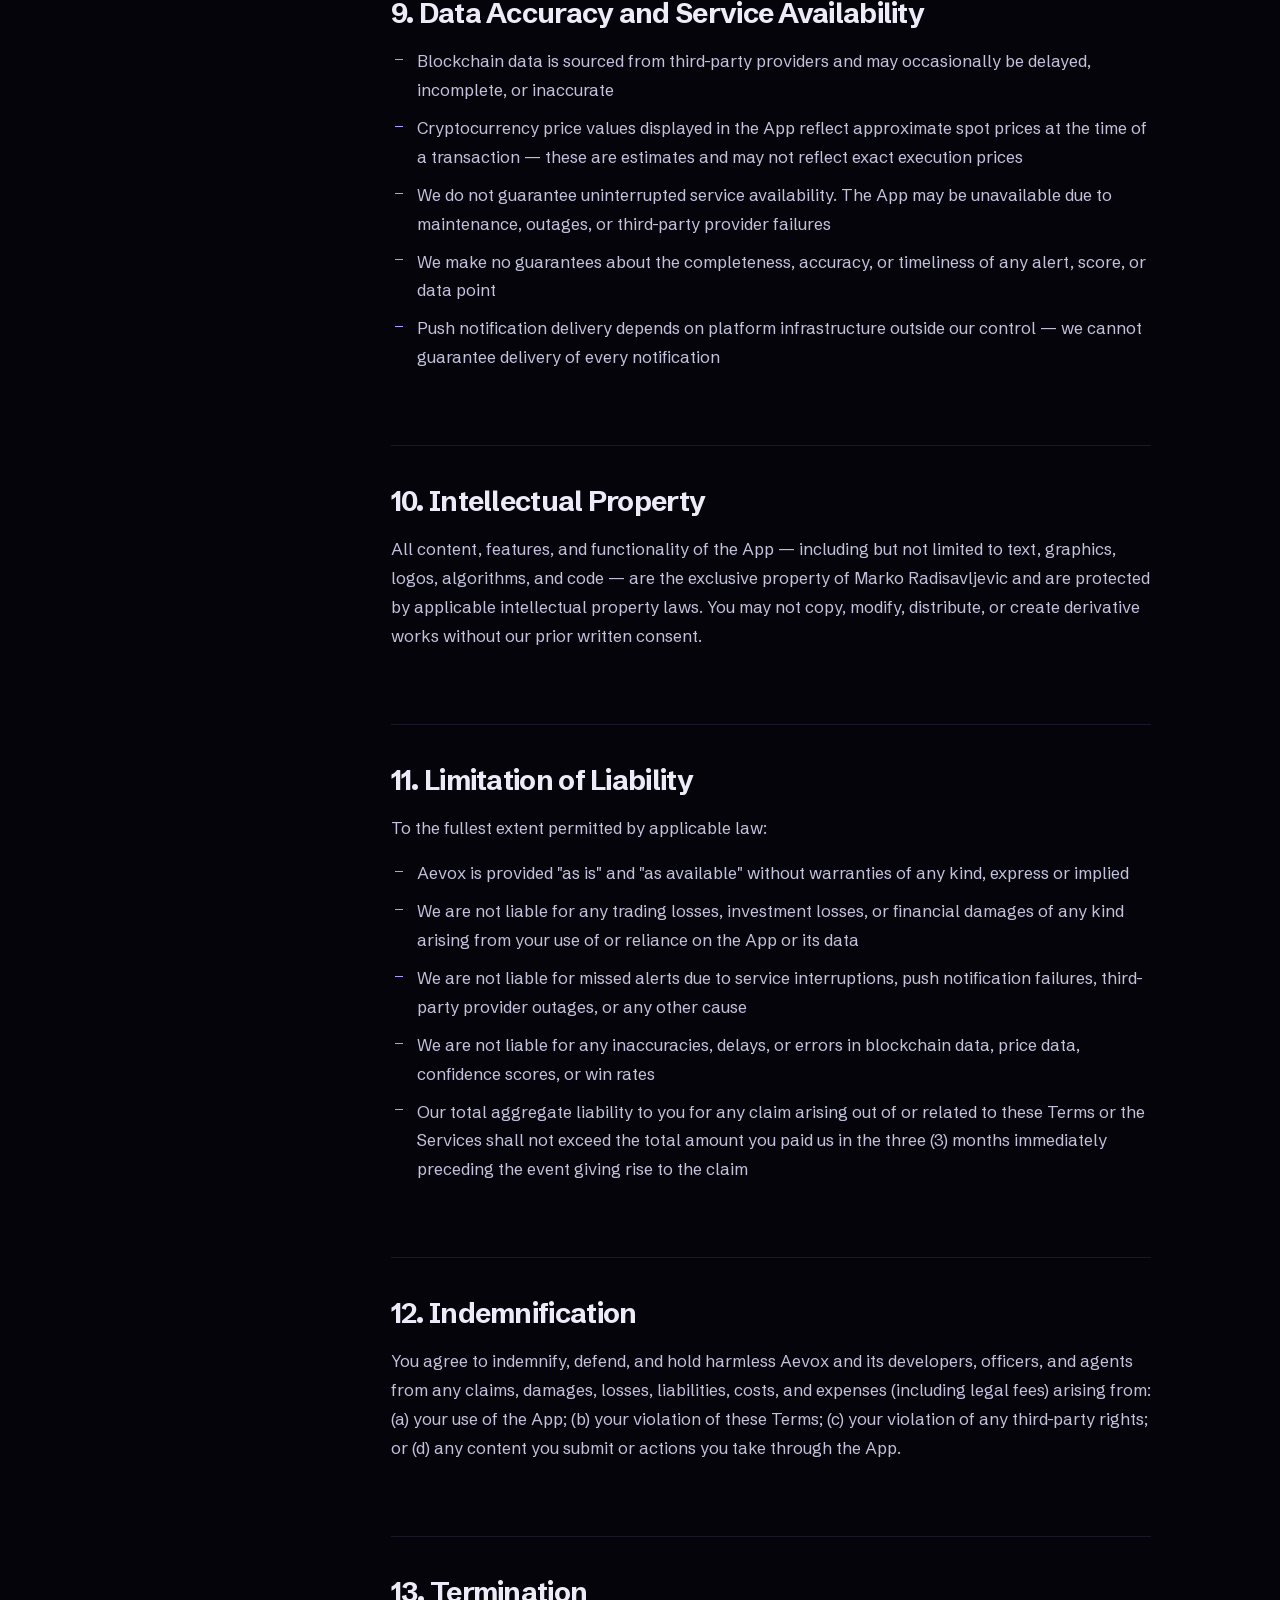
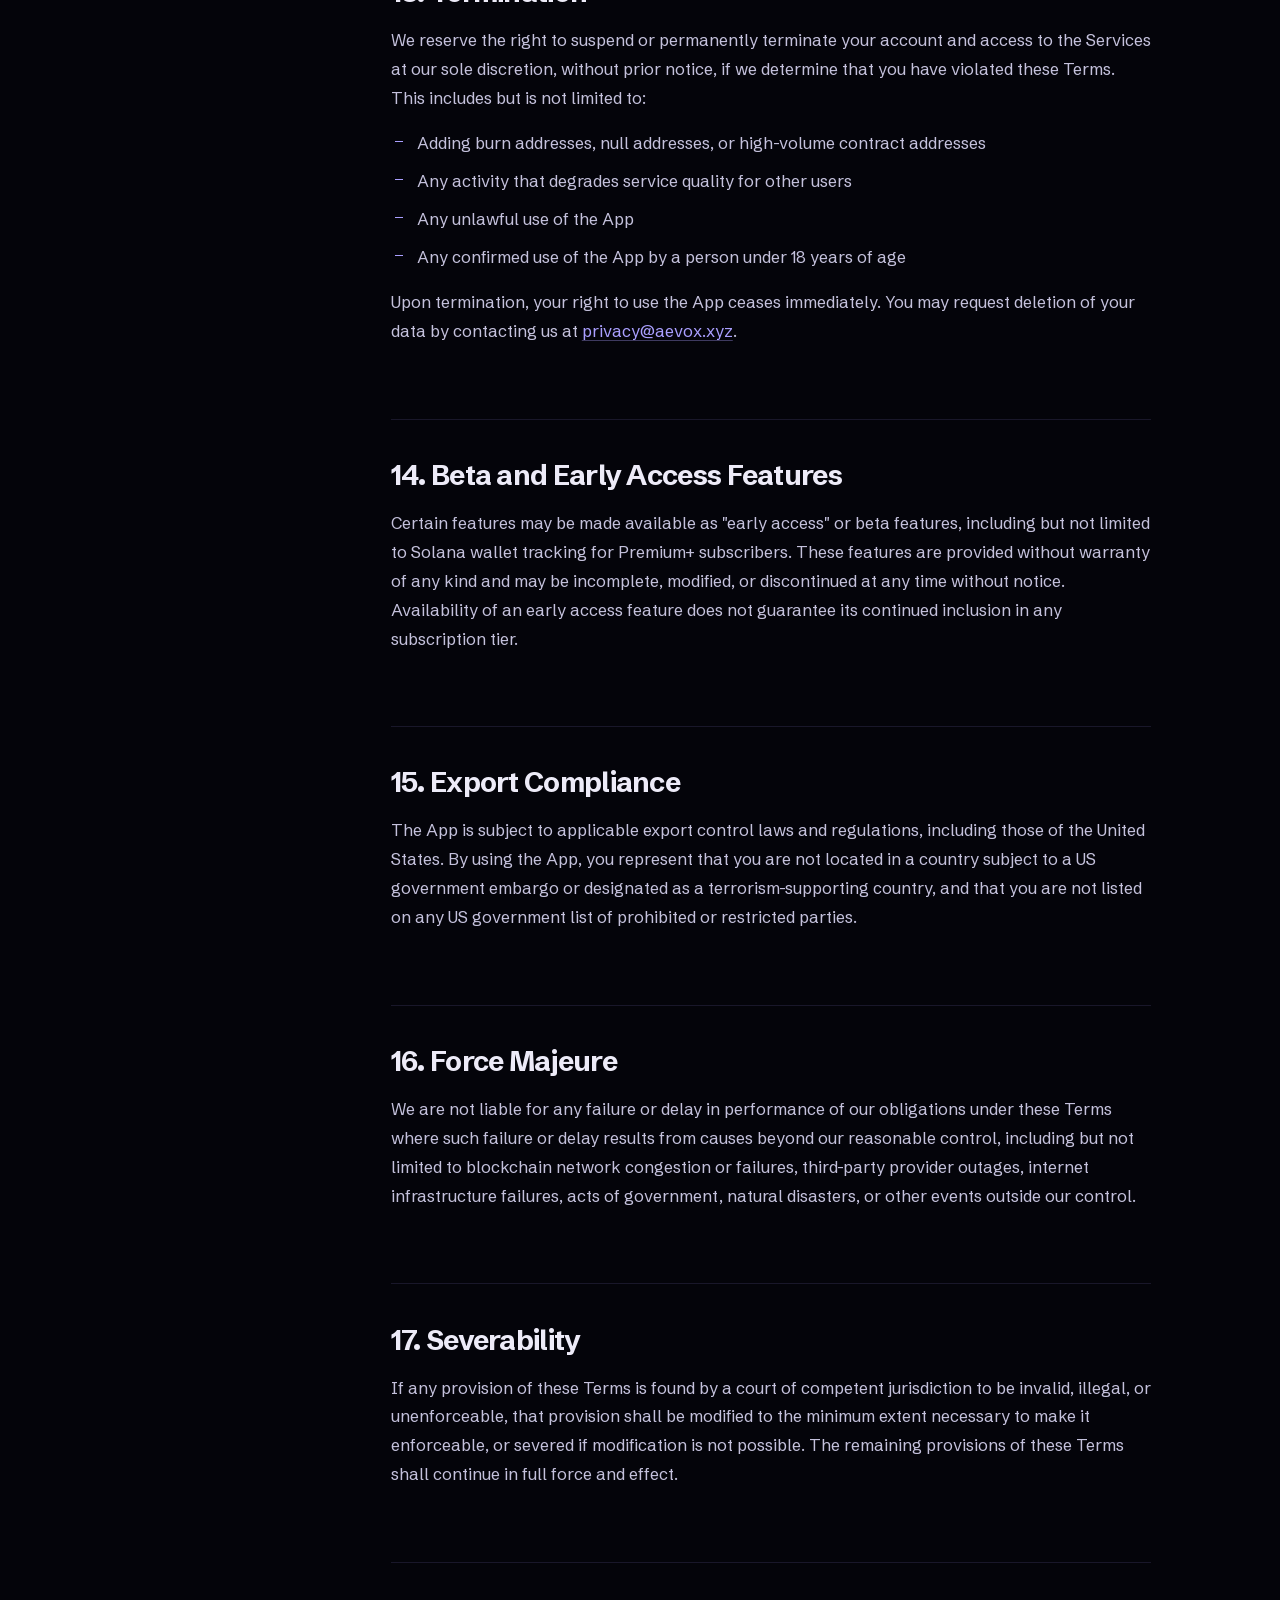
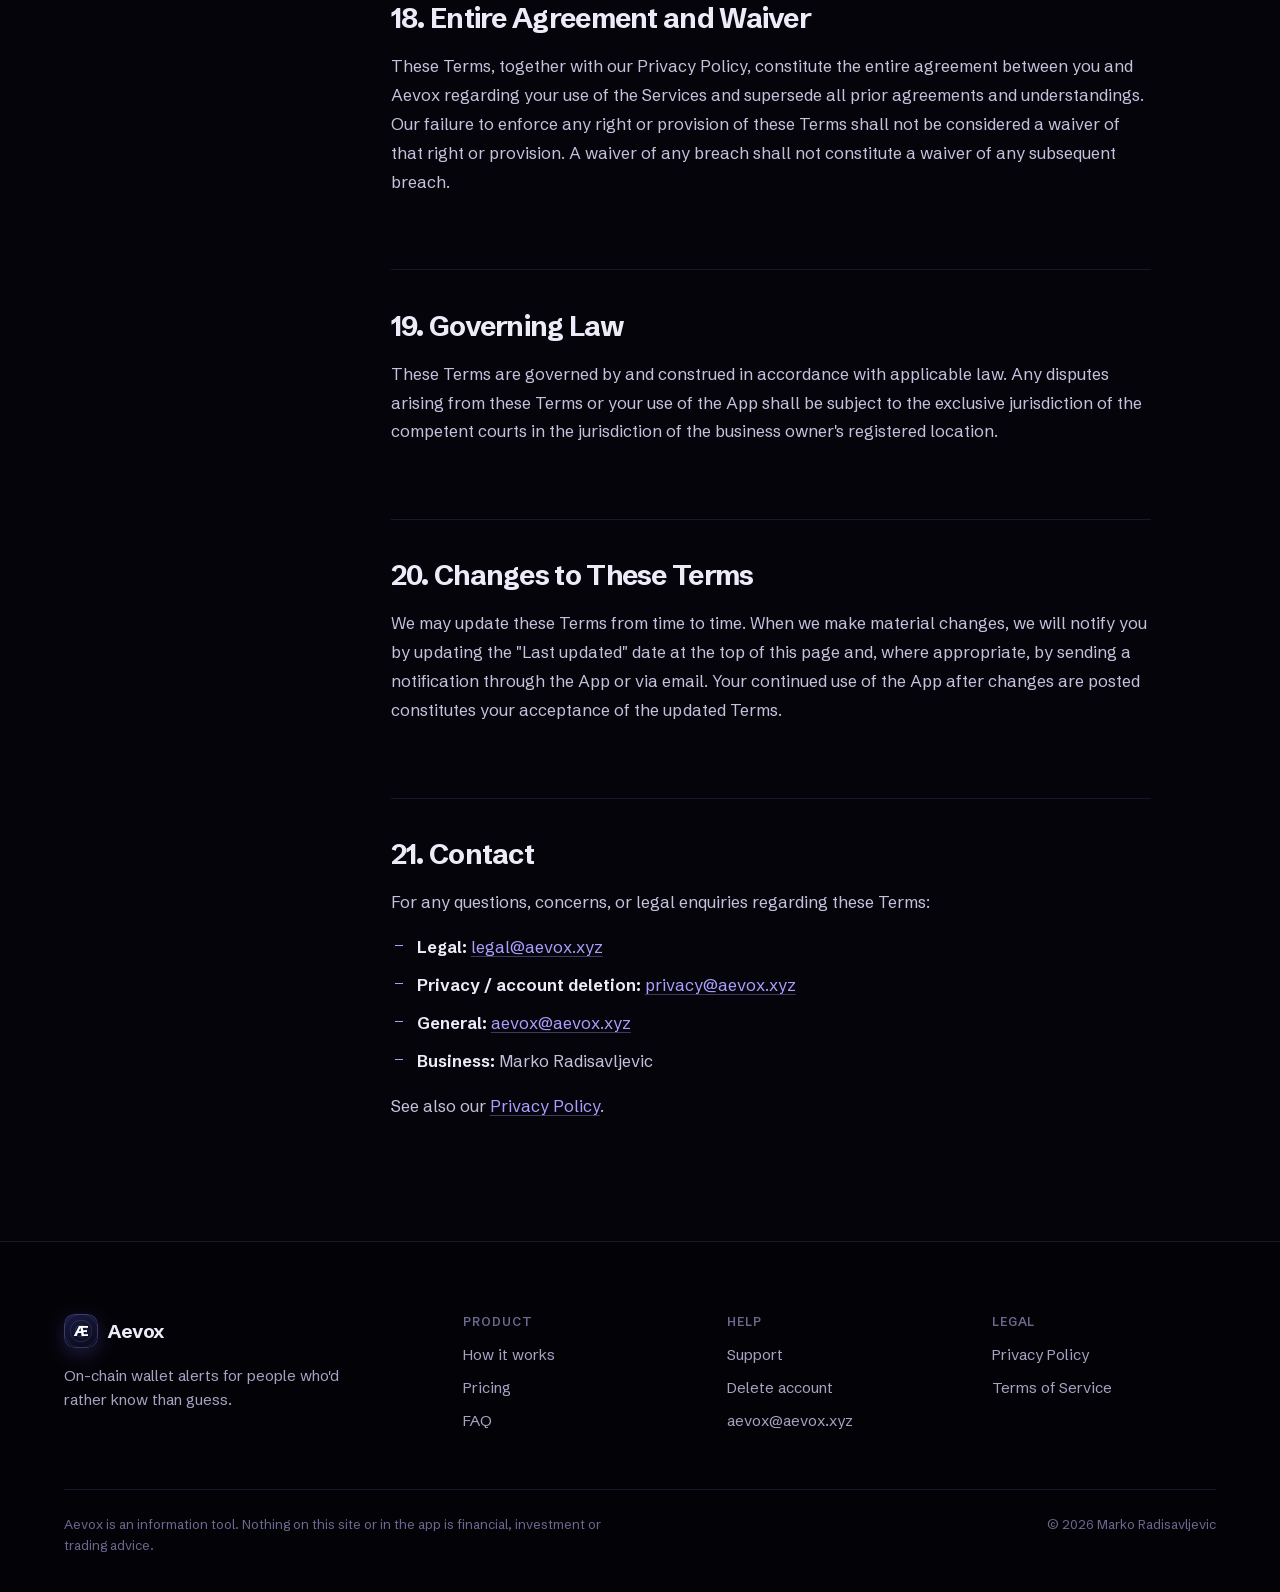
<file: terms.html>
<!DOCTYPE html>
<html lang="en" class="no-js">
<head>
  <meta charset="UTF-8">
  <meta name="viewport" content="width=device-width, initial-scale=1, viewport-fit=cover">
  <title>Terms of Service — Aevox</title>
  <meta name="description" content="The terms that govern your use of the Aevox app and services.">
  <meta name="apple-itunes-app" content="app-id=6760921113">
  <meta name="theme-color" content="#04040a">
  <link rel="canonical" href="https://aevox.xyz/terms.html">
  <meta property="og:type" content="article">
  <meta property="og:site_name" content="Aevox">
  <meta property="og:title" content="Terms of Service — Aevox">
  <meta property="og:image" content="https://aevox.xyz/assets/img/og-image.jpg">
  <link rel="icon" href="/assets/img/favicon.svg" type="image/svg+xml">
  <link rel="apple-touch-icon" href="/assets/img/apple-touch-icon.png">
  <link rel="preload" href="/assets/fonts/schibsted-grotesk.woff2" as="font" type="font/woff2" crossorigin>
  <link rel="stylesheet" href="/assets/css/site.css?v=20261101b">
</head>

<body class="legal-page">
  <a class="skip-link" href="#main">Skip to content</a>
  <svg width="0" height="0" style="position:absolute" aria-hidden="true">
    <filter id="nav-glass" x="0" y="0" width="100%" height="100%" color-interpolation-filters="sRGB">
      <feTurbulence type="fractalNoise" baseFrequency="0.0035 0.045" numOctaves="2" seed="7" result="noise"/>
      <feGaussianBlur in="noise" stdDeviation="2.5" result="soft"/>
      <feDisplacementMap in="SourceGraphic" in2="soft" scale="34" xChannelSelector="R" yChannelSelector="G"/>
    </filter>
    <symbol id="i-apple" viewBox="0 0 24 24"><path fill="currentColor" d="M12.152 6.896c-.948 0-2.415-1.078-3.96-1.04-2.04.027-3.91 1.183-4.961 3.014-2.117 3.675-.546 9.103 1.519 12.09 1.013 1.454 2.208 3.09 3.792 3.039 1.52-.065 2.09-.987 3.935-.987 1.831 0 2.35.987 3.96.948 1.637-.026 2.676-1.48 3.676-2.948 1.156-1.688 1.636-3.325 1.662-3.415-.039-.013-3.182-1.221-3.22-4.857-.026-3.04 2.48-4.494 2.597-4.559-1.429-2.09-3.623-2.324-4.39-2.376-2-.156-3.675 1.09-4.61 1.09zM15.53 3.83c.843-1.012 1.4-2.427 1.245-3.83-1.207.052-2.662.805-3.532 1.818-.78.896-1.454 2.338-1.273 3.714 1.338.104 2.715-.688 3.559-1.701"/></symbol>
    <symbol id="i-play" viewBox="0 0 24 24"><path fill="currentColor" d="M22.018 13.298l-3.919 2.218-3.515-3.493 3.543-3.521 3.891 2.202a1.49 1.49 0 0 1 0 2.594zM1.337.924a1.486 1.486 0 0 0-.112.568v21.017c0 .217.045.419.124.6l11.155-11.087L1.337.924zm12.207 10.065l3.258-3.238L3.45.195a1.466 1.466 0 0 0-.946-.179l11.04 10.973zm0 2.067l-11 10.933c.298.036.612-.016.906-.183l13.324-7.54-3.23-3.21z"/></symbol>
    <symbol id="i-chev" viewBox="0 0 10 10"><path d="M1.5 3.5 5 7l3.5-3.5" fill="none" stroke="currentColor" stroke-width="1.5" stroke-linecap="round" stroke-linejoin="round"/></symbol>
  </svg>

  <!-- ============ Navigation ============ -->
  <header class="nav" data-nav>
    <a class="brand" href="/#top" aria-label="Aevox home"><span class="brand-mark" aria-hidden="true">Æ</span><span>Aevox</span></a>

    <nav class="nav-links" aria-label="Primary">
      <a href="/#top">Home</a>
      <a href="/#how">How it works</a>
      <a href="/#pricing">Pricing</a>
      <a href="/#faq">FAQ</a>
      <a href="/#support">Support</a>
      <div class="nav-legal">
        <button type="button" aria-expanded="false" aria-controls="legal-menu" data-legal-toggle>Legal <svg aria-hidden="true"><use href="#i-chev"/></svg></button>
        <div class="legal-menu" id="legal-menu" hidden>
          <a href="/privacy.html">Privacy Policy<small>What we collect and why</small></a>
          <a href="/terms.html">Terms of Service<small>The rules for using Aevox</small></a>
        </div>
      </div>
    </nav>

    <div class="nav-end">
      <a class="btn btn-sm btn-light" href="/#download" data-store="auto">Get the app</a>
      <button class="nav-toggle" type="button" aria-label="Open menu" aria-expanded="false" aria-controls="mobile-menu" data-menu-toggle><span></span><span></span></button>
    </div>
  </header>

  <div class="mobile-menu" id="mobile-menu" data-menu>
    <ol>
      <li><a href="/#top">Home</a></li>
      <li><a href="/#how">How it works</a></li>
      <li><a href="/#pricing">Pricing</a></li>
      <li><a href="/#faq">FAQ</a></li>
      <li><a href="/#support">Support</a></li>
    </ol>
    <div>
      <div class="mobile-menu-legal"><a href="/privacy.html">Privacy Policy</a><a href="/terms.html">Terms of Service</a></div>
      <div class="store-row">
        <a class="store-btn" href="https://apps.apple.com/us/app/aevox/id6760921113" data-store="ios"><svg aria-hidden="true"><use href="#i-apple"/></svg><span><small>Download on the</small><b>App Store</b></span></a>
        <a class="store-btn" href="https://play.google.com/store/apps/details?id=com.aevox.aevox" data-store="android"><svg aria-hidden="true"><use href="#i-play"/></svg><span><small>Get it on</small><b>Google Play</b></span></a>
      </div>
    </div>
  </div>


  <main id="main">
    <header class="legal-hero wrap">
      <nav class="legal-switch" aria-label="Legal documents"><a href="/privacy.html">Privacy Policy</a><a href="/terms.html" aria-current="page">Terms of Service</a></nav>
      <h1>Terms of <span class="soft">Service</span></h1>
      <p class="legal-meta"><span>Last updated: April 2026</span><span>Effective date: April 2026</span></p>
    </header>

    <div class="legal-layout wrap">
      <aside class="legal-toc" aria-label="On this page"><p>On this page</p><ol data-toc></ol></aside>

      <article class="legal-body">
    <div class="notice">
      <strong style="color:#fff;">Aevox is a utility and information tool only.</strong> It is not a financial advisor, investment platform, or trading service. All data, metrics, alerts, confidence scores, and win rates displayed in the App are purely informational and do not constitute financial, investment, or trading advice of any kind.
    </div>

    <h2>1. Acceptance of Terms</h2>
    <p>By downloading, installing, or using the Aevox mobile application (the "App") or any related services (collectively, the "Services"), you agree to be bound by these Terms of Service ("Terms"). If you do not agree to these Terms, you must not use the App.</p>
    <p>These Terms are a legal agreement between you and Marko Radisavljevic ("Aevox", "we", "us", or "our").</p>

    <h2>2. What Aevox Is — A Utility Tool</h2>
    <p>Aevox is an on-chain wallet monitoring utility application. It tracks publicly available blockchain transaction data for wallet addresses you choose to follow and delivers alerts based on that on-chain activity.</p>
    <p><strong>Aevox is strictly an information and utility tool.</strong> The App does not:</p>
    <ul>
      <li>Provide financial, investment, or trading advice</li>
      <li>Recommend any asset, token, or trade</li>
      <li>Predict future price movements or market outcomes</li>
      <li>Guarantee the accuracy, completeness, or timeliness of any data</li>
      <li>Access, control, or interact with any user's wallet or funds</li>
    </ul>
    <p>The App is a monitoring and alert tool only. Any action you take based on information from Aevox is entirely your own decision and responsibility.</p>

    <h2>3. Not Financial Advice</h2>
    <div class="warning">
      <strong style="color:#e74c3c;">IMPORTANT DISCLAIMER:</strong> All information provided by Aevox — including but not limited to transaction alerts, confidence scores, win rates, wallet performance data, and any "likely" behaviour labels — is for <strong>informational purposes only</strong> and does <strong>not</strong> constitute financial, investment, legal, or trading advice.
    </div>
    <ul>
      <li>Past wallet performance does not guarantee future results</li>
      <li>Confidence scores are algorithmic estimates computed from historical on-chain patterns — they are not predictions and carry no guarantee of accuracy</li>
      <li>Win rates reflect historical statistical accuracy only and are not indicative of future performance</li>
      <li>Any "likely selling", "likely buying", or similar behavioural labels are automated algorithmic inferences, not verified facts or recommendations</li>
      <li>Premium+ features including confidence breakdowns and win rate data are analytical tools only — they must not be treated as investment signals or advice</li>
      <li>You are solely responsible for any trading, investment, or financial decisions you make</li>
      <li>We strongly recommend consulting a qualified financial advisor before making any investment decisions</li>
    </ul>

    <h2>4. Eligibility</h2>
    <p>You must be at least 18 years of age to use the App and enter into this agreement. By using the App, you represent and warrant that you are 18 or older. The App involves subscription purchases and on-chain financial data — it is not suitable for minors.</p>
    <p>If a parent or guardian discovers that their minor child (under 18) has accessed the App and made purchases without consent, they should contact us immediately at <a href="mailto:aevox@aevox.xyz">aevox@aevox.xyz</a>. We will terminate the account and delete the associated data promptly. Refund eligibility for purchases made by minors is subject to Apple App Store or Google Play's respective refund policies — we do not process payments directly and cannot issue refunds ourselves.</p>

    <h2>5. Account Registration</h2>
    <p>To use the App you must create an account with a valid email address and password. You are responsible for:</p>
    <ul>
      <li>Maintaining the confidentiality of your account credentials</li>
      <li>All activity that occurs under your account</li>
      <li>Notifying us immediately at <a href="mailto:aevox@aevox.xyz">aevox@aevox.xyz</a> if you suspect unauthorised access to your account</li>
    </ul>

    <h2>6. Acceptable Use</h2>
    <p>You agree to use the App only for lawful purposes and in accordance with these Terms. You agree not to:</p>
    <ul>
      <li><strong>Add burn addresses, null addresses, or high-volume smart contract addresses</strong> (e.g. liquidity pools, DEX routers, bridge contracts, protocol treasury addresses) to your watchlist — this is strictly prohibited, generates excessive noise, degrades the service for all users, and will result in immediate account suspension</li>
      <li>Attempt to reverse-engineer, scrape, or extract data from the platform beyond normal app usage</li>
      <li>Use the App for any unlawful purpose or in violation of any applicable laws or regulations</li>
      <li>Resell, redistribute, or commercially exploit alert data without prior written permission from us</li>
      <li>Attempt to gain unauthorised access to other users' accounts, our backend systems, or any related infrastructure</li>
      <li>Use the App to harass, stalk, or monitor individuals without their knowledge or consent</li>
      <li>Introduce any malware, virus, or disruptive code into the App or our systems</li>
      <li>Use automated scripts or bots to interact with the App beyond normal use</li>
    </ul>

    <h2>7. Wallet Address Tracking</h2>
    <p>The App allows you to monitor publicly visible blockchain wallet addresses. By adding an address to your watchlist, you represent that:</p>
    <ul>
      <li>You are monitoring publicly available blockchain data only</li>
      <li>You have a legitimate purpose for monitoring the address</li>
      <li>You will not use the App to stalk, harass, or harm any individual</li>
      <li>You understand that Aevox has no access to or control over any private wallet information, private keys, or funds</li>
    </ul>
    <p>We reserve the right to remove addresses that cause excessive system load or that are flagged as abusive (e.g. high-volume protocol contracts, burn addresses).</p>

    <h2>8. Subscription and Billing</h2>
    <ul>
      <li>Aevox offers a free tier and paid subscription tiers (Premium and Premium+)</li>
      <li>Paid subscriptions are billed monthly or annually via Apple App Store or Google Play — Aevox does not process payments directly</li>
      <li>All billing and subscription management are handled entirely by Apple or Google under their respective terms</li>
      <li>Subscriptions auto-renew unless cancelled at least 24 hours before the renewal date in your App Store or Google Play account settings</li>
      <li><strong>No refunds are provided for partial subscription periods.</strong> All sales are final, except where required by applicable law or where Apple or Google grants a refund under their own policies</li>
      <li>The free tier is available indefinitely — no free trials are offered for paid tiers; the free tier is your trial</li>
      <li>We reserve the right to change subscription pricing with reasonable advance notice</li>
    </ul>

    <h2>9. Data Accuracy and Service Availability</h2>
    <ul>
      <li>Blockchain data is sourced from third-party providers and may occasionally be delayed, incomplete, or inaccurate</li>
      <li>Cryptocurrency price values displayed in the App reflect approximate spot prices at the time of a transaction — these are estimates and may not reflect exact execution prices</li>
      <li>We do not guarantee uninterrupted service availability. The App may be unavailable due to maintenance, outages, or third-party provider failures</li>
      <li>We make no guarantees about the completeness, accuracy, or timeliness of any alert, score, or data point</li>
      <li>Push notification delivery depends on platform infrastructure outside our control — we cannot guarantee delivery of every notification</li>
    </ul>

    <h2>10. Intellectual Property</h2>
    <p>All content, features, and functionality of the App — including but not limited to text, graphics, logos, algorithms, and code — are the exclusive property of Marko Radisavljevic and are protected by applicable intellectual property laws. You may not copy, modify, distribute, or create derivative works without our prior written consent.</p>

    <h2>11. Limitation of Liability</h2>
    <p>To the fullest extent permitted by applicable law:</p>
    <ul>
      <li>Aevox is provided "as is" and "as available" without warranties of any kind, express or implied</li>
      <li>We are not liable for any trading losses, investment losses, or financial damages of any kind arising from your use of or reliance on the App or its data</li>
      <li>We are not liable for missed alerts due to service interruptions, push notification failures, third-party provider outages, or any other cause</li>
      <li>We are not liable for any inaccuracies, delays, or errors in blockchain data, price data, confidence scores, or win rates</li>
      <li>Our total aggregate liability to you for any claim arising out of or related to these Terms or the Services shall not exceed the total amount you paid us in the three (3) months immediately preceding the event giving rise to the claim</li>
    </ul>

    <h2>12. Indemnification</h2>
    <p>You agree to indemnify, defend, and hold harmless Aevox and its developers, officers, and agents from any claims, damages, losses, liabilities, costs, and expenses (including legal fees) arising from: (a) your use of the App; (b) your violation of these Terms; (c) your violation of any third-party rights; or (d) any content you submit or actions you take through the App.</p>

    <h2>13. Termination</h2>
    <p>We reserve the right to suspend or permanently terminate your account and access to the Services at our sole discretion, without prior notice, if we determine that you have violated these Terms. This includes but is not limited to:</p>
    <ul>
      <li>Adding burn addresses, null addresses, or high-volume contract addresses</li>
      <li>Any activity that degrades service quality for other users</li>
      <li>Any unlawful use of the App</li>
      <li>Any confirmed use of the App by a person under 18 years of age</li>
    </ul>
    <p>Upon termination, your right to use the App ceases immediately. You may request deletion of your data by contacting us at <a href="mailto:privacy@aevox.xyz">privacy@aevox.xyz</a>.</p>

    <h2>14. Beta and Early Access Features</h2>
    <p>Certain features may be made available as "early access" or beta features, including but not limited to Solana wallet tracking for Premium+ subscribers. These features are provided without warranty of any kind and may be incomplete, modified, or discontinued at any time without notice. Availability of an early access feature does not guarantee its continued inclusion in any subscription tier.</p>

    <h2>15. Export Compliance</h2>
    <p>The App is subject to applicable export control laws and regulations, including those of the United States. By using the App, you represent that you are not located in a country subject to a US government embargo or designated as a terrorism-supporting country, and that you are not listed on any US government list of prohibited or restricted parties.</p>

    <h2>16. Force Majeure</h2>
    <p>We are not liable for any failure or delay in performance of our obligations under these Terms where such failure or delay results from causes beyond our reasonable control, including but not limited to blockchain network congestion or failures, third-party provider outages, internet infrastructure failures, acts of government, natural disasters, or other events outside our control.</p>

    <h2>17. Severability</h2>
    <p>If any provision of these Terms is found by a court of competent jurisdiction to be invalid, illegal, or unenforceable, that provision shall be modified to the minimum extent necessary to make it enforceable, or severed if modification is not possible. The remaining provisions of these Terms shall continue in full force and effect.</p>

    <h2>18. Entire Agreement and Waiver</h2>
    <p>These Terms, together with our Privacy Policy, constitute the entire agreement between you and Aevox regarding your use of the Services and supersede all prior agreements and understandings. Our failure to enforce any right or provision of these Terms shall not be considered a waiver of that right or provision. A waiver of any breach shall not constitute a waiver of any subsequent breach.</p>

    <h2>19. Governing Law</h2>
    <p>These Terms are governed by and construed in accordance with applicable law. Any disputes arising from these Terms or your use of the App shall be subject to the exclusive jurisdiction of the competent courts in the jurisdiction of the business owner's registered location.</p>

    <h2>20. Changes to These Terms</h2>
    <p>We may update these Terms from time to time. When we make material changes, we will notify you by updating the "Last updated" date at the top of this page and, where appropriate, by sending a notification through the App or via email. Your continued use of the App after changes are posted constitutes your acceptance of the updated Terms.</p>

    <h2>21. Contact</h2>
    <p>For any questions, concerns, or legal enquiries regarding these Terms:</p>
    <ul>
      <li><strong>Legal:</strong> <a href="mailto:legal@aevox.xyz">legal@aevox.xyz</a></li>
      <li><strong>Privacy / account deletion:</strong> <a href="mailto:privacy@aevox.xyz">privacy@aevox.xyz</a></li>
      <li><strong>General:</strong> <a href="mailto:aevox@aevox.xyz">aevox@aevox.xyz</a></li>
      <li><strong>Business:</strong> Marko Radisavljevic</li>
    </ul>
    <p>See also our <a href="/privacy.html">Privacy Policy</a>.</p>
      </article>
    </div>
  </main>

  <!-- ============ Footer ============ -->
  <footer class="footer">
    <div class="wrap">
      <div class="footer-grid">
        <div class="footer-about">
          <a class="brand" href="/#top"><span class="brand-mark" aria-hidden="true">Æ</span><span>Aevox</span></a>
          <p>On-chain wallet alerts for people who'd rather know than guess.</p>
        </div>
        <div>
          <h4>Product</h4>
          <ul><li><a href="/#how">How it works</a></li><li><a href="/#pricing">Pricing</a></li><li><a href="/#faq">FAQ</a></li></ul>
        </div>
        <div>
          <h4>Help</h4>
          <ul><li><a href="/#support">Support</a></li><li><a href="/#delete-account">Delete account</a></li><li><a href="mailto:aevox@aevox.xyz">aevox@aevox.xyz</a></li></ul>
        </div>
        <div>
          <h4>Legal</h4>
          <ul><li><a href="/privacy.html">Privacy Policy</a></li><li><a href="/terms.html">Terms of Service</a></li></ul>
        </div>
      </div>
      <div class="footer-base">
        <p>Aevox is an information tool. Nothing on this site or in the app is financial, investment or trading advice.</p>
        <p>&copy; <span data-year>2026</span> Marko Radisavljevic</p>
      </div>
    </div>
  </footer>

  <script src="/assets/js/site.js?v=20261101b" defer></script>
</body>
</html>
</file>
<file: assets/css/site.css>
/* ==========================================================================
   Aevox — shared styles (all pages)
   ========================================================================== */

@font-face {
  font-family: "Schibsted Grotesk";
  src: url("../fonts/schibsted-grotesk.woff2") format("woff2");
  font-weight: 400 900;
  font-style: normal;
  font-display: swap;
}
@font-face {
  font-family: "Newsreader";
  src: url("../fonts/newsreader-italic.woff2") format("woff2");
  font-weight: 400;
  font-style: italic;
  font-display: swap;
}

:root {
  --abyss: #04040a;
  --ink: #09091a;
  --deep: #0d0c24;
  --panel: rgba(20, 18, 46, 0.55);
  --panel-solid: #12112a;
  --line: rgba(169, 157, 255, 0.13);
  --line-strong: rgba(169, 157, 255, 0.26);

  --text: #edebf8;
  --muted: #a6a3c2;
  --faint: #6c6990;

  --violet: #7c6cf6;
  --violet-2: #aa9fff;
  --teal: #62e3d1;
  --red: #ff5b78;
  --green: #31d8a2;
  --amber: #ffb648;

  --sans: "Schibsted Grotesk", ui-sans-serif, system-ui, -apple-system, "Segoe UI", sans-serif;
  --serif: "Newsreader", "Iowan Old Style", "Palatino Linotype", Georgia, serif;
  --mono: "Schibsted Grotesk", ui-sans-serif, system-ui, -apple-system, "Segoe UI", sans-serif;

  --ease-out: cubic-bezier(0.16, 1, 0.3, 1);
  --ease-in-out: cubic-bezier(0.65, 0, 0.35, 1);
  --nav-h: 68px;
  --gutter: clamp(20px, 5vw, 64px);
  --max: 1240px;
}

*,
*::before,
*::after { box-sizing: border-box; }

html {
  -webkit-text-size-adjust: 100%;
  text-size-adjust: 100%;
  scroll-padding-top: calc(var(--nav-h) + 16px);
}
@media (prefers-reduced-motion: no-preference) {
  html { scroll-behavior: smooth; }
}

body {
  margin: 0;
  min-height: 100vh;
  background: var(--abyss);
  color: var(--text);
  font-family: var(--sans);
  font-size: 17px;
  line-height: 1.6;
  -webkit-font-smoothing: antialiased;
  -moz-osx-font-smoothing: grayscale;
  overflow-x: hidden;
}

img, svg { display: block; max-width: 100%; }
a { color: inherit; }
button { font: inherit; color: inherit; }
h1, h2, h3, h4, p { margin: 0; }
::selection { background: rgba(124, 108, 246, 0.45); color: #fff; }

:focus-visible {
  outline: 2px solid var(--violet-2);
  outline-offset: 3px;
  border-radius: 6px;
}

.mono { font-family: var(--mono); font-variant-numeric: tabular-nums; }
.serif { font-family: var(--serif); font-style: italic; font-weight: 400; }
.wrap { width: min(100% - var(--gutter) * 2, var(--max)); margin-inline: auto; }

.sr-only {
  position: absolute; width: 1px; height: 1px; padding: 0; margin: -1px;
  overflow: hidden; clip: rect(0 0 0 0); white-space: nowrap; border: 0;
}
.skip-link {
  position: fixed; left: 16px; top: -60px; z-index: 200;
  background: var(--violet); color: #fff; padding: 10px 16px; border-radius: 10px;
  text-decoration: none; font-weight: 600; transition: top 0.2s;
}
.skip-link:focus { top: 12px; }

/* ---------- Brand mark ---------- */
.brand {
  display: inline-flex; align-items: center; gap: 10px;
  text-decoration: none; font-weight: 700; font-size: 19px; letter-spacing: -0.02em;
}
.brand-mark {
  position: relative; width: 34px; height: 34px; flex: none;
  display: grid; place-items: center;
  border-radius: 10px;
  background:
    radial-gradient(circle at 50% 50%, transparent 0 5px, rgba(98, 227, 209, 0.16) 5.5px 6px, transparent 6.5px 10px, rgba(98, 227, 209, 0.12) 10.5px 11px, transparent 11.5px 16px, rgba(98, 227, 209, 0.08) 16.5px 17px, transparent 17.5px),
    linear-gradient(160deg, #1b1840, #0b0a1d);
  box-shadow: inset 0 0 0 1px rgba(169, 157, 255, 0.22), 0 6px 24px -6px rgba(124, 108, 246, 0.55);
  font-size: 15px; font-weight: 800; letter-spacing: -0.02em; color: #fff;
}

/* ---------- Buttons ---------- */
.btn {
  --h: 52px;
  display: inline-flex; align-items: center; justify-content: center; gap: 10px;
  height: var(--h); padding: 0 22px; border-radius: 999px;
  border: 0; cursor: pointer; text-decoration: none;
  font-weight: 600; font-size: 15px; letter-spacing: -0.005em; white-space: nowrap;
  transition: transform 0.35s var(--ease-out), background-color 0.25s, box-shadow 0.35s var(--ease-out), color 0.25s;
}
.btn:active { transform: scale(0.97); }
.btn-sm { --h: 40px; padding: 0 16px; font-size: 14px; }
.btn-light { background: #f2f0ff; color: #0b0a1d; }
.btn-light:hover { background: #fff; box-shadow: 0 8px 30px -8px rgba(170, 159, 255, 0.7); }
.btn-ghost { background: transparent; color: var(--text); box-shadow: inset 0 0 0 1px var(--line-strong); }
.btn-ghost:hover { box-shadow: inset 0 0 0 1px var(--violet-2); }

/* Store buttons */
.store-row { display: flex; flex-wrap: wrap; gap: 12px; }
.store-btn {
  position: relative;
  display: inline-flex; align-items: center; gap: 12px;
  height: 58px; padding: 0 22px 0 18px; border-radius: 16px;
  text-decoration: none; color: #fff;
  background: linear-gradient(180deg, rgba(255, 255, 255, 0.09), rgba(255, 255, 255, 0.03)), rgba(8, 8, 20, 0.6);
  box-shadow: inset 0 0 0 1px rgba(255, 255, 255, 0.14), 0 10px 30px -12px rgba(0, 0, 0, 0.8);
  -webkit-backdrop-filter: blur(14px);
  backdrop-filter: blur(14px);
  overflow: hidden; isolation: isolate;
  transition: transform 0.45s var(--ease-out), box-shadow 0.45s var(--ease-out);
}
.store-btn::before {
  content: ""; position: absolute; inset: 0; z-index: -1;
  background: radial-gradient(120px 60px at var(--mx, 50%) var(--my, 120%), rgba(170, 159, 255, 0.45), transparent 70%);
  opacity: 0; transition: opacity 0.4s;
}
.store-btn:hover { transform: translateY(-2px); box-shadow: inset 0 0 0 1px rgba(170, 159, 255, 0.5), 0 18px 40px -14px rgba(124, 108, 246, 0.6); }
.store-btn:hover::before { opacity: 1; }
.store-btn svg { width: 24px; height: 24px; flex: none; }
.store-btn span { display: flex; flex-direction: column; line-height: 1.1; }
.store-btn small { font-size: 11px; font-weight: 500; opacity: 0.7; letter-spacing: 0.01em; }
.store-btn b { font-size: 18px; font-weight: 650; letter-spacing: -0.015em; }

/* ---------- Navigation ---------- */
.nav {
  position: fixed; inset: 0 0 auto; z-index: 100;
  height: var(--nav-h);
  display: flex; align-items: center; justify-content: space-between; gap: 24px;
  padding: 0 var(--gutter);
  transition: transform 0.5s var(--ease-out);
  isolation: isolate;
}

/* Liquid glass bar: the blur/refraction sits on the bar itself,
   ::before adds the tint and bright rims, ::after a pointer-following sheen */
.nav {
  -webkit-backdrop-filter: blur(14px) saturate(185%) brightness(1.06);
  backdrop-filter: blur(14px) saturate(185%) brightness(1.06);
}
/* Chromium can bend the backdrop through an SVG filter: the "liquid" part */
.lg-refract .nav {
  -webkit-backdrop-filter: url(#nav-glass) blur(9px) saturate(185%) brightness(1.06);
  backdrop-filter: url(#nav-glass) blur(9px) saturate(185%) brightness(1.06);
}
.nav::before,
.nav::after { content: ""; position: absolute; inset: 0; z-index: -1; pointer-events: none; }
.nav::before {
  background:
    linear-gradient(180deg, rgba(255, 255, 255, 0.10) 0%, rgba(255, 255, 255, 0.02) 48%, rgba(255, 255, 255, 0.045) 100%),
    rgba(14, 12, 36, 0.22);
  box-shadow:
    inset 0 1px 0 rgba(255, 255, 255, 0.28),
    inset 0 2px 6px -2px rgba(255, 255, 255, 0.16),
    inset 0 -1px 0 rgba(255, 255, 255, 0.14),
    inset 0 -12px 20px -14px rgba(170, 159, 255, 0.45),
    0 12px 32px -20px rgba(0, 0, 0, 0.75);
  transition: background-color 0.4s;
}
.nav::after {
  background:
    radial-gradient(260px 120px at var(--gx, 30%) -30%, rgba(255, 255, 255, 0.10), transparent 70%),
    linear-gradient(100deg, transparent 0%, rgba(255, 255, 255, 0.035) 22%, transparent 34%, transparent 64%, rgba(255, 255, 255, 0.03) 78%, transparent 90%);
}
.nav.is-scrolled::before { background-color: rgba(10, 9, 28, 0.38); }
.nav-links { display: flex; align-items: center; gap: 4px; }
.nav-links > a,
.nav-legal > button {
  position: relative;
  display: inline-flex; align-items: center; gap: 6px;
  padding: 8px 14px; border-radius: 999px;
  font-size: 14.5px; font-weight: 500; color: var(--muted);
  text-decoration: none; background: none; border: 0; cursor: pointer;
  transition: color 0.25s, background-color 0.25s;
}
.nav-links > a:hover,
.nav-legal > button:hover,
.nav-legal > button[aria-expanded="true"] { color: var(--text); background: rgba(169, 157, 255, 0.08); }
.nav-links > a.is-active { color: var(--text); }
.nav-links > a.is-active::after {
  content: ""; position: absolute; left: 50%; bottom: 2px;
  width: 4px; height: 4px; margin-left: -2px; border-radius: 50%;
  background: var(--teal); box-shadow: 0 0 10px var(--teal);
}
.nav-legal { position: relative; }
.nav-legal svg { width: 10px; height: 10px; transition: transform 0.3s var(--ease-out); }
.nav-legal > button[aria-expanded="true"] svg { transform: rotate(180deg); }
.legal-menu {
  position: absolute; top: calc(100% + 10px); right: -8px; min-width: 260px;
  padding: 8px; border-radius: 18px;
  background: rgba(14, 13, 34, 0.92);
  -webkit-backdrop-filter: blur(20px);
  backdrop-filter: blur(20px);
  box-shadow: inset 0 0 0 1px var(--line-strong), 0 30px 60px -20px rgba(0, 0, 0, 0.9);
  transform-origin: top right;
  animation: menu-in 0.35s var(--ease-out);
}
.legal-menu[hidden] { display: none; }
.legal-menu a {
  display: block; padding: 12px 14px; border-radius: 12px; text-decoration: none;
  font-weight: 600; font-size: 15px; transition: background-color 0.2s;
}
.legal-menu a:hover, .legal-menu a[aria-current="page"] { background: rgba(169, 157, 255, 0.1); }
.legal-menu small { display: block; font-weight: 400; font-size: 13px; color: var(--muted); margin-top: 2px; }
@keyframes menu-in {
  from { opacity: 0; transform: translateY(-6px) scale(0.97); }
}

.nav-end { display: flex; align-items: center; gap: 14px; }
.nav-depth {
  font-size: 12px; color: var(--faint); letter-spacing: 0.04em;
  min-width: 6.5ch; text-align: right; font-variant-numeric: tabular-nums;
}
.nav-toggle {
  display: none; width: 44px; height: 44px; border-radius: 50%;
  background: rgba(169, 157, 255, 0.08); border: 0; cursor: pointer;
  position: relative;
}
.nav-toggle span {
  position: absolute; left: 13px; right: 13px; height: 1.5px; border-radius: 2px; background: var(--text);
  transition: transform 0.45s var(--ease-out), top 0.45s var(--ease-out);
}
.nav-toggle span:first-child { top: 18px; }
.nav-toggle span:last-child { top: 25px; }
.nav-toggle[aria-expanded="true"] span:first-child { top: 21.5px; transform: rotate(45deg); }
.nav-toggle[aria-expanded="true"] span:last-child { top: 21.5px; transform: rotate(-45deg); }

/* Mobile menu: a compact liquid-glass panel under the hamburger */
.mobile-menu {
  position: fixed; z-index: 99;
  top: calc(var(--nav-h) + 10px); right: 12px;
  width: min(290px, calc(100vw - 24px));
  max-height: calc(100vh - var(--nav-h) - 24px); overflow-y: auto;
  padding: 8px; border-radius: 24px;
  background:
    linear-gradient(180deg, rgba(255, 255, 255, 0.12) 0%, rgba(255, 255, 255, 0.03) 40%, rgba(255, 255, 255, 0.05) 100%),
    rgba(16, 14, 40, 0.55);
  -webkit-backdrop-filter: blur(24px) saturate(190%) brightness(1.05);
  backdrop-filter: blur(24px) saturate(190%) brightness(1.05);
  box-shadow:
    inset 0 1px 0 rgba(255, 255, 255, 0.3),
    inset 0 0 0 1px rgba(255, 255, 255, 0.1),
    inset 0 -14px 24px -18px rgba(170, 159, 255, 0.5),
    0 24px 60px -20px rgba(0, 0, 0, 0.85);
  transform-origin: calc(100% - 24px) 0;
  opacity: 0; visibility: hidden; pointer-events: none;
  transform: translateY(-8px) scale(0.94);
  transition: opacity 0.25s ease, transform 0.35s var(--ease-out), visibility 0s linear 0.35s;
}
.mobile-menu.is-open {
  opacity: 1; visibility: visible; pointer-events: auto; transform: none;
  transition: opacity 0.25s ease, transform 0.45s var(--ease-out), visibility 0s;
}
.mobile-menu ol { list-style: none; margin: 0; padding: 0; }
.mobile-menu li a {
  display: block; padding: 11px 14px; border-radius: 14px;
  font-size: 17px; font-weight: 600; letter-spacing: -0.01em; text-decoration: none;
  transition: background-color 0.2s;
}
.mobile-menu li a:active, .mobile-menu li a:hover { background: rgba(255, 255, 255, 0.08); }
.mobile-menu-legal { display: flex; gap: 16px; margin: 6px 0 10px; padding: 10px 14px 0; border-top: 1px solid rgba(255, 255, 255, 0.1); }
.mobile-menu-legal a { color: var(--muted); font-size: 13.5px; text-decoration: none; }
.mobile-menu-legal a:hover { color: var(--text); }
.mobile-menu .store-row { gap: 6px; flex-wrap: nowrap; }
.mobile-menu .store-btn { flex: 1 1 0; min-width: 0; height: 42px; padding: 0 10px; gap: 7px; border-radius: 13px; justify-content: center; }
.mobile-menu .store-btn svg { width: 17px; height: 17px; }
.mobile-menu .store-btn small { display: none; }
.mobile-menu .store-btn b { font-size: 13.5px; }

@media (max-width: 960px) {
  .nav-links { display: none; }
  .nav-toggle { display: block; }
}
@media (min-width: 961px) {
  .mobile-menu { display: none; }
}
@media (max-width: 420px) {
  .nav-end .btn { display: none; }
}

/* ---------- Footer ---------- */
.footer {
  position: relative;
  padding: 72px 0 calc(36px + env(safe-area-inset-bottom));
  background: #030307;
  border-top: 1px solid var(--line);
  font-size: 15px;
}
.footer-grid {
  display: grid; gap: 40px;
  grid-template-columns: 1.6fr repeat(3, 1fr);
}
.footer-about p { color: var(--muted); max-width: 34ch; margin-top: 16px; font-size: 15px; }
.footer h4 {
  font: 600 12px var(--mono); text-transform: uppercase; letter-spacing: 0.08em;
  color: var(--faint); margin-bottom: 14px;
}
.footer ul { list-style: none; margin: 0; padding: 0; display: grid; gap: 9px; }
.footer ul a { color: var(--muted); text-decoration: none; transition: color 0.2s; }
.footer ul a:hover { color: var(--text); }
.footer-base {
  display: flex; flex-wrap: wrap; justify-content: space-between; gap: 12px 32px;
  margin-top: 56px; padding-top: 24px; border-top: 1px solid var(--line);
  color: var(--faint); font-size: 13px;
}
.footer-base p { max-width: 70ch; }
@media (max-width: 860px) {
  .footer-grid { grid-template-columns: 1fr 1fr; }
  .footer-about { grid-column: 1 / -1; }
}

/* ---------- Legal pages ---------- */
.legal-page {
  background:
    radial-gradient(80% 50% at 85% -10%, rgba(124, 108, 246, 0.18), transparent 70%),
    radial-gradient(60% 40% at 0% 10%, rgba(98, 227, 209, 0.06), transparent 70%),
    var(--abyss);
  background-attachment: fixed;
}

.legal-hero { padding: calc(var(--nav-h) + clamp(48px, 9vw, 110px)) 0 clamp(32px, 5vw, 56px); }
.legal-switch {
  display: inline-flex; padding: 4px; border-radius: 999px; gap: 2px;
  background: rgba(169, 157, 255, 0.06); box-shadow: inset 0 0 0 1px var(--line);
  margin-bottom: 36px;
}
.legal-switch a {
  padding: 8px 18px; border-radius: 999px; text-decoration: none;
  font-size: 14px; font-weight: 600; color: var(--muted); transition: color 0.2s, background-color 0.2s;
}
.legal-switch a:hover { color: var(--text); }
.legal-switch a[aria-current="page"] { background: var(--text); color: var(--ink); }
.legal-hero h1 {
  font-size: clamp(44px, 8vw, 96px); line-height: 1; letter-spacing: -0.028em; font-weight: 750;
}
.legal-hero h1 .soft { color: #6f6b97; }
.legal-meta {
  display: flex; flex-wrap: wrap; gap: 8px 28px; margin-top: 26px;
  font: 500 14px var(--mono); color: var(--muted);
}
.legal-meta span::before { content: "◦ "; color: var(--teal); }

.legal-layout {
  display: grid; grid-template-columns: 250px minmax(0, 1fr); gap: clamp(32px, 6vw, 96px);
  padding-bottom: 120px;
}
.legal-toc { position: sticky; top: calc(var(--nav-h) + 32px); align-self: start; max-height: calc(100vh - var(--nav-h) - 64px); overflow: auto; }
.legal-toc p { font: 600 12px var(--mono); text-transform: uppercase; letter-spacing: 0.08em; color: var(--faint); margin-bottom: 12px; }
.legal-toc ol { list-style: none; margin: 0; padding: 0; border-left: 1px solid var(--line); }
.legal-toc a {
  display: block; padding: 6px 0 6px 16px; margin-left: -1px; border-left: 1px solid transparent;
  font-size: 13.5px; line-height: 1.4; color: var(--faint); text-decoration: none;
  transition: color 0.2s, border-color 0.2s;
}
.legal-toc a:hover { color: var(--text); }
.legal-toc a.is-active { color: var(--text); border-left-color: var(--teal); }

.legal-body { max-width: 760px; color: #c4c1dc; font-size: 16.5px; line-height: 1.75; }
.legal-body > * + * { margin-top: 1em; }
.legal-body h2 {
  margin-top: 2.6em; padding-top: 1.4em; border-top: 1px solid var(--line);
  font-size: clamp(22px, 2.4vw, 28px); line-height: 1.2; letter-spacing: -0.025em; font-weight: 700; color: var(--text);
}
.legal-body h2:first-of-type { margin-top: 2em; }
.legal-body ul { padding-left: 0; list-style: none; }
.legal-body ul li { position: relative; padding-left: 26px; }
.legal-body ul li + li { margin-top: 0.55em; }
.legal-body ul li::before {
  content: ""; position: absolute; left: 4px; top: 0.72em; width: 8px; height: 1px; background: var(--violet-2);
}
.legal-body strong { color: var(--text); font-weight: 650; }
.legal-body a { color: var(--violet-2); text-decoration: underline; text-decoration-color: rgba(170, 159, 255, 0.35); text-underline-offset: 3px; }
.legal-body a:hover { text-decoration-color: currentColor; }
.legal-body .notice,
.legal-body .warning {
  padding: 20px 22px; border-radius: 16px; font-size: 15.5px;
  background: rgba(124, 108, 246, 0.08); box-shadow: inset 0 0 0 1px rgba(124, 108, 246, 0.28);
}
.legal-body .warning { background: rgba(255, 91, 120, 0.07); box-shadow: inset 0 0 0 1px rgba(255, 91, 120, 0.28); }
.legal-body .warning ul { margin-top: 0.8em; }
.legal-body .warning ul li::before { background: var(--red); }
.legal-body .notice strong { color: #fff !important; }

@media (max-width: 900px) {
  .legal-layout { grid-template-columns: 1fr; }
  .legal-toc { display: none; }
}

/* ---------- 404 ---------- */
.lost { min-height: 100vh; min-height: 100svh; display: grid; place-items: center; text-align: center; padding: calc(var(--nav-h) + 40px) var(--gutter) 60px; }
.lost-depth { font: 600 15px var(--mono); color: var(--teal) !important; }
.lost h1 { margin-top: 18px; font-size: clamp(48px, 9vw, 120px); line-height: 1; letter-spacing: -0.03em; font-weight: 800; }
.lost h1 .soft { color: #6f6b97; }
.lost p { margin: 22px auto 34px; max-width: 40ch; color: var(--muted); font-size: 18px; }
.lost .btn { --h: 52px; padding: 0 26px; }

@media (prefers-reduced-motion: reduce) {
  *, *::before, *::after { animation-duration: 0.01ms !important; animation-iteration-count: 1 !important; transition-duration: 0.01ms !important; }
}
</file>
<file: assets/css/home.css>
/* ==========================================================================
   Aevox — landing page
   ========================================================================== */

.home { background: #05050c; }

.ocean {
  position: fixed; inset: 0; z-index: -1;
  width: 100%; height: 100%;
  /* fallback before the canvas paints */
  background: linear-gradient(180deg, #24215f 0%, #0f0d2c 45%, #05050c 100%);
}

main { position: relative; }

/* ---------- Shared section pieces ---------- */
.eyebrow {
  display: inline-flex; align-items: center; gap: 10px;
  font-size: 15px; font-weight: 600; letter-spacing: 0;
  color: var(--teal);
}
.eyebrow[data-depth]::before {
  content: attr(data-depth); color: var(--faint); letter-spacing: 0.06em;
  padding-right: 12px; border-right: 1px solid var(--line-strong);
}

.section-head { margin-bottom: clamp(48px, 7vw, 88px); }
.section-head.center { text-align: center; }
.section-head.center .section-lede { margin-inline: auto; }
.section-title {
  margin-top: 18px;
  font-size: clamp(40px, 6.4vw, 84px); line-height: 1.02; letter-spacing: -0.028em; font-weight: 750;
  max-width: 16ch;
}
.section-head.center .section-title { margin-inline: auto; }
.section-title .serif, .floor-title .serif, .wake-text .serif {
  color: var(--violet-2); letter-spacing: -0.015em; font-size: 1.05em; line-height: 0.9;
}
.section-title .soft { color: #6f6b97; }
.section-lede { margin-top: 22px; max-width: 46ch; color: var(--muted); font-size: clamp(17px, 1.5vw, 19px); }
.section-lede a { color: var(--text); text-underline-offset: 4px; text-decoration-color: var(--violet-2); }

/* split-word reveal */
[data-split] .w { display: inline-block; overflow: hidden; vertical-align: top; padding: 0.12em 0.12em 0.24em; margin: -0.12em -0.12em -0.24em; }
[data-split] .w > span { display: inline-block; transform: translateY(105%); transition: transform 1s var(--ease-out); transition-delay: calc(var(--wi) * 55ms); }
[data-split].in .w > span { transform: none; }

[data-reveal] {
  opacity: 0; transform: translateY(28px); filter: blur(6px);
  transition: opacity 0.9s var(--ease-out), transform 1.1s var(--ease-out), filter 0.9s var(--ease-out);
  transition-delay: calc(var(--i, 0) * 90ms + 120ms);
}
[data-reveal].in { opacity: 1; transform: none; filter: none; }
.no-js [data-reveal] { opacity: 1; transform: none; filter: none; }

/* ---------- Depth gauge ---------- */
.gauge {
  position: fixed; right: 22px; top: 50%; z-index: 50;
  transform: translateY(-50%);
  display: flex; flex-direction: column; align-items: flex-end; gap: 14px;
  pointer-events: none;
  opacity: 0; transition: opacity 0.6s;
}
.gauge.is-on { opacity: 1; }
.gauge-track { position: relative; width: 1px; height: 46vh; background: var(--line-strong); }
.gauge-fill { position: absolute; left: 0; top: 0; width: 1px; height: 100%; transform-origin: top; transform: scaleY(var(--p, 0)); background: linear-gradient(var(--teal), var(--violet)); }
.gauge-ticks { list-style: none; margin: 0; padding: 0; position: absolute; inset: 0; }
.gauge-ticks li {
  position: absolute; right: 8px; transform: translateY(-50%);
  font: 500 11px var(--mono); color: var(--faint);
}
.gauge-ticks li::after { content: ""; position: absolute; right: -8px; top: 50%; width: 5px; height: 1px; background: var(--line-strong); }
.gauge-ticks li:nth-child(1) { top: 0; }
.gauge-ticks li:nth-child(2) { top: 25%; }
.gauge-ticks li:nth-child(3) { top: 50%; }
.gauge-ticks li:nth-child(4) { top: 75%; }
.gauge-ticks li:nth-child(5) { top: 100%; }
.gauge-marker {
  position: absolute; right: -4px; top: 0;
  transform: translateY(calc(var(--p, 0) * 46vh - 50%));
  display: flex; align-items: baseline; gap: 2px;
  padding: 4px 8px 4px 10px; margin-right: 12px; border-radius: 999px;
  background: #0a0a18; box-shadow: inset 0 0 0 1px var(--line-strong);
  white-space: nowrap; z-index: 2;
  font-variant-numeric: tabular-nums;
}
.gauge-marker::after { content: ""; position: absolute; right: -12px; top: 50%; width: 9px; height: 9px; margin-top: -4.5px; border-radius: 50%; background: var(--teal); box-shadow: 0 0 12px var(--teal); }
.gauge-marker b { font-size: 12px; font-weight: 500; color: var(--text); }
.gauge-marker i { font-size: 10px; font-style: normal; color: var(--muted); }
.gauge-zone {
  writing-mode: vertical-rl; transform: rotate(180deg);
  font-size: 11px; font-weight: 600; letter-spacing: 0.1em; text-transform: uppercase; color: var(--faint);
}
@media (max-width: 1180px) { .gauge { display: none; } }
@media (min-width: 1181px) { .nav-depth { display: none; } }

/* ---------- Hero ---------- */
.hero {
  position: relative;
  min-height: 100vh; min-height: 100svh;
  display: flex; align-items: center;
  padding: calc(var(--nav-h) + 40px) 0 120px;
  overflow: clip;
}
.hero-inner {
  display: grid; grid-template-columns: minmax(0, 1.2fr) minmax(0, 0.8fr); align-items: center; gap: clamp(32px, 5vw, 72px);
}
.hero-copy { will-change: transform, opacity; }
.live-dot {
  position: relative; width: 7px; height: 7px; border-radius: 50%; background: var(--teal);
  box-shadow: 0 0 0 0 rgba(98, 227, 209, 0.6); animation: live 2.2s infinite;
}
@keyframes live {
  0% { box-shadow: 0 0 0 0 rgba(98, 227, 209, 0.55); }
  70%, 100% { box-shadow: 0 0 0 10px rgba(98, 227, 209, 0); }
}
.hero-title {
  margin-top: 26px;
  font-size: clamp(54px, 6.7vw, 104px); line-height: 0.96; letter-spacing: -0.032em; font-weight: 800;
}
.hero-title .line { display: block; overflow: hidden; padding: 0.22em 0.14em 0.16em; margin: -0.22em -0.14em -0.16em; }
.hero-title .line > span { display: inline-block; }
.hero-title .serif {
  font-weight: 400; letter-spacing: -0.01em; font-size: 1.12em; line-height: 0.85;
  /* the gradient only paints inside this box, so leave room for the italic f's hook and tail */
  padding: 0.24em 0.12em 0.14em 0.08em; margin: -0.24em -0.12em -0.14em -0.08em;
  background: linear-gradient(100deg, #c9c2ff 0%, var(--violet-2) 35%, var(--teal) 100%);
  -webkit-background-clip: text; background-clip: text; color: transparent;
}
.hero-sub { margin-top: 26px; font-size: clamp(20px, 2.1vw, 27px); font-weight: 600; letter-spacing: -0.02em; color: var(--violet-2); }
.hero-body { margin-top: 18px; max-width: 50ch; color: var(--muted); font-size: clamp(16px, 1.3vw, 18px); }
.hero .store-row { margin-top: 36px; }
.hero-note { margin-top: 22px; font-size: 14px; font-weight: 500; color: var(--faint); }
.hero-note i { font-style: normal; margin: 0 8px; color: var(--violet); }

/* entrance */
.hero-anim { opacity: 0; transform: translateY(30px); animation: rise 1.2s var(--ease-out) forwards; animation-delay: calc(var(--d) * 110ms + 150ms); }
.hero-title .hero-anim { transform: translateY(110%); opacity: 1; }
@keyframes rise { to { opacity: 1; transform: none; } }

.hero-stage {
  position: relative; display: grid; place-items: center;
  --pw: clamp(250px, 24vw, 330px);
}
.phone-holder { perspective: 1600px; will-change: opacity; }
.hero-stage .phone { will-change: transform; transform: rotateY(-24deg) rotateX(6deg); }
.sonar-rings { position: absolute; left: 50%; top: 50%; width: 0; height: 0; pointer-events: none; }
.sonar-rings span {
  position: absolute; left: 50%; top: 50%;
  width: calc(var(--pw) * 2.4); aspect-ratio: 1; border-radius: 50%;
  border: 1px solid rgba(98, 227, 209, 0.35);
  transform: translate(-50%, -50%) scale(0.2); opacity: 0;
  animation: ring 6s var(--ease-out) infinite;
}
.sonar-rings span:nth-child(2) { animation-delay: 2s; }
.sonar-rings span:nth-child(3) { animation-delay: 4s; }
.sonar-rings.small span { width: calc(var(--pw) * 2); }
@keyframes ring {
  0% { transform: translate(-50%, -50%) scale(0.25); opacity: 0; }
  12% { opacity: 0.9; }
  100% { transform: translate(-50%, -50%) scale(1); opacity: 0; }
}

.float-alert {
  position: absolute; left: -6%; top: 16%;
  display: flex; align-items: center; gap: 12px;
  padding: 12px 18px 12px 12px; border-radius: 18px;
  background: rgba(16, 15, 38, 0.72);
  -webkit-backdrop-filter: blur(16px) saturate(150%);
  backdrop-filter: blur(16px) saturate(150%);
  box-shadow: inset 0 0 0 1px rgba(255, 255, 255, 0.1), 0 20px 50px -15px rgba(0, 0, 0, 0.9);
  font-size: 13.5px; line-height: 1.3;
  opacity: 0; transform: translate3d(-10px, 14px, 60px) scale(0.92);
  transition: opacity 0.6s var(--ease-out), transform 0.8s var(--ease-out);
}
.float-alert.show { opacity: 1; transform: translate3d(0, 0, 60px) scale(1); }
.float-alert b { display: block; font-weight: 650; }
.float-alert small { color: var(--muted); font-size: 12.5px; }
.float-icon {
  width: 34px; height: 34px; border-radius: 10px; display: grid; place-items: center; flex: none;
  background: linear-gradient(160deg, #1b1840, #0b0a1d); box-shadow: inset 0 0 0 1px rgba(169, 157, 255, 0.25);
  font-weight: 800; font-size: 14px; letter-spacing: -0.04em;
}

.dive-cue {
  position: absolute; left: 50%; bottom: 28px; transform: translateX(-50%);
  display: flex; flex-direction: column; align-items: center; gap: 10px;
  color: var(--muted); text-decoration: none; font-size: 12px; font-weight: 600; letter-spacing: 0.16em; text-transform: uppercase;
}
.dive-cue i { position: relative; width: 1px; height: 46px; background: var(--line-strong); overflow: hidden; }
.dive-cue i::after { content: ""; position: absolute; left: 0; top: -40%; width: 1px; height: 40%; background: var(--teal); animation: drip 2.2s var(--ease-in-out) infinite; }
@keyframes drip { to { top: 100%; } }

@media (max-width: 900px) {
  .hero { padding-top: calc(var(--nav-h) + 28px); padding-bottom: 110px; }
  .hero-inner { grid-template-columns: 1fr; text-align: left; }
  .hero-stage { --pw: min(68vw, 290px); margin-top: 24px; }
  /* Phones: one flat layer with a painted edge instead of 16 stacked 3D slices,
     and no live blur behind the bubble. Much cheaper for a phone GPU while scrolling. */
  .hero-stage .phone {
    transform-style: flat;
    transform: perspective(1200px) rotateY(-12deg) rotateX(4deg);
    box-shadow:
      inset 0 0 0 1.5px rgba(255, 255, 255, 0.12),
      inset 0 0 0 4px #07060d,
      2px 0 0 hsl(250 14% 42%),
      4px 1px 0 hsl(250 14% 34%),
      6px 1px 0 hsl(250 14% 28%),
      8px 2px 0 hsl(250 14% 22%),
      0 40px 70px -30px rgba(0, 0, 0, 0.9);
  }
  .hero-stage .phone-sides { display: none; }
  .hero-stage .phone-holder { will-change: auto; }
  .float-alert { -webkit-backdrop-filter: none; backdrop-filter: none; background: rgba(22, 20, 50, 0.96); }
  .float-alert { left: 0; top: 8%; }
  .dive-cue { display: none; }
}
@media (max-width: 520px) {
  .store-btn { flex: 1 1 0; min-width: 150px; justify-content: center; padding: 0 14px; }
  .float-alert { left: -2%; font-size: 12.5px; }
}

/* ---------- Phone mock ---------- */
.phone {
  --r: calc(var(--pw) * 0.15);
  position: relative;
  width: var(--pw); aspect-ratio: 1170 / 2532;
  border-radius: var(--r);
  background: linear-gradient(150deg, #34314c 0%, #121122 22%, #08070f 60%, #26243a 100%);
  box-shadow:
    inset 0 0 0 1.5px rgba(255, 255, 255, 0.12),
    inset 0 0 0 4px #07060d;
  font-family: -apple-system, BlinkMacSystemFont, "SF Pro Text", "Segoe UI", Roboto, "Helvetica Neue", Arial, sans-serif;
  font-size: calc(var(--pw) * 0.0405);
  line-height: 1.3;
  color: #ecebf3;
  user-select: none;
  transform-style: preserve-3d;
}
/* Edge of the phone: a stack of rounded slices behind the front face.
   Only their rims show, which reads as a solid metal side when it turns. */
.phone-sides { position: absolute; inset: 0; transform-style: preserve-3d; pointer-events: none; }
.phone-sides i {
  position: absolute; inset: 0; border-radius: var(--r);
  transform: translateZ(calc(var(--pw) * -0.0052 * var(--k)));
  background: hsl(250 16% var(--l, 30%));
}
.phone-sides i:last-child {
  background: #121120;
  box-shadow: 0 50px 90px -30px rgba(0, 0, 0, 0.95), 0 0 140px -30px rgba(124, 108, 246, 0.5);
}
.phone-sides i.btns::before,
.phone-sides i.btns::after {
  content: ""; position: absolute; width: calc(var(--pw) * 0.014); border-radius: 3px; background: hsl(250 14% 44%);
}
.phone-sides i.btns::before { left: calc(var(--pw) * -0.01); top: 22%; height: 6.5%; box-shadow: 0 calc(var(--pw) * 0.19) 0 hsl(250 14% 44%); }
.phone-sides i.btns::after { right: calc(var(--pw) * -0.01); top: 28%; height: 10%; }
.phone-screen {
  position: absolute; inset: calc(var(--pw) * 0.03);
  transform: translateZ(1px);
  border-radius: calc(var(--r) - var(--pw) * 0.03);
  overflow: hidden; background: #0b0b12;
  isolation: isolate;
}
.phone-screen::before {
  content: ""; position: absolute; z-index: 20; left: 50%; top: 1.5%;
  width: 31%; height: 3.6%; transform: translateX(-50%);
  border-radius: 999px; background: #000;
}
.phone-screen::after {
  /* glass glare */
  content: ""; position: absolute; inset: 0; z-index: 30; pointer-events: none;
  background: linear-gradient(115deg, rgba(255, 255, 255, 0.07) 0%, rgba(255, 255, 255, 0) 32%);
}

.scr { position: absolute; inset: 0; padding: 0 1em; display: flex; flex-direction: column; background: #0b0b12; }
.scr p { margin: 0; }
.sb { display: flex; justify-content: space-between; align-items: center; height: 7.2%; flex: none; padding: 0 1.1em 0 1.3em; font-weight: 600; font-size: 0.86em; }
.sb-icons { display: flex; align-items: center; gap: 0.35em; }
.sb-icons svg { width: 1.15em; height: 0.8em; fill: currentColor; }
.batt { background: #33d17a; color: #062; border-radius: 0.35em; padding: 0 0.35em; font-size: 0.82em; font-weight: 700; line-height: 1.35; }

.scr-head { display: flex; align-items: center; gap: 0.55em; margin: 1.3em 0 0.85em; }
.scr-head h3 { font-size: 1.42em; font-weight: 700; letter-spacing: -0.02em; margin: 0; }
.scr-head.back svg { width: 1.1em; height: 1.1em; color: #b9b7c9; margin-left: -0.15em; }
.scr-head .pill { margin-left: auto; }
.scr-head .share { width: 1.1em; height: 1.1em; margin-left: 0.6em; color: #b9b7c9; }
.live-pill { display: inline-flex; align-items: center; gap: 0.35em; padding: 0.22em 0.65em; border-radius: 99px; background: var(--violet); font-size: 0.6em; font-weight: 700; letter-spacing: 0.08em; }
.live-pill::before { content: ""; width: 0.5em; height: 0.5em; border-radius: 50%; background: #fff; animation: blink 1.6s infinite; }
@keyframes blink { 50% { opacity: 0.3; } }
.sort-pill { margin-left: auto; padding: 0.45em 0.8em; border-radius: 0.6em; font-size: 0.66em; color: #b3b1c4; background: #16161f; box-shadow: inset 0 0 0 1px #262533; }
.chips { display: flex; flex-wrap: wrap; gap: 0.35em; margin-bottom: 0.45em; }
.chip { padding: 0.42em 0.95em; border-radius: 99px; font-size: 0.62em; font-weight: 600; color: #a9a7ba; background: #15151e; box-shadow: inset 0 0 0 1px #262533; }
.chip.on { background: var(--violet); color: #fff; box-shadow: none; }
.chip.dot::before { content: "● "; font-size: 0.7em; vertical-align: 0.15em; }
.chip.dim { opacity: 0.45; }
.scr-updated { font-size: 0.56em; color: #8a889d; }
.scr-day { margin: 1.2em 0 0.6em; padding-top: 0.9em; border-top: 1px solid #1d1c27; font-size: 0.58em; letter-spacing: 0.1em; color: #8a889d; font-weight: 600; }

.feed-list { position: relative; flex: 1; display: flex; flex-direction: column; gap: 0.55em; overflow: hidden; margin: 0 -0.15em; padding: 0 0.15em; }
.tx {
  flex: none; position: relative;
  padding: 0.85em 0.95em 0.7em; border-radius: 0.95em;
  background: #181822; box-shadow: inset 0 0 0 1px #24232f;
  overflow: hidden;
}
.tx::before { content: ""; position: absolute; left: 0; top: 0; bottom: 0; width: 0.17em; background: var(--c); }
.tx.sell { --c: var(--red); --cbg: rgba(255, 91, 120, 0.14); }
.tx.buy { --c: var(--green); --cbg: rgba(49, 216, 162, 0.13); }
.tx.transfer { --c: var(--violet-2); --cbg: rgba(124, 108, 246, 0.16); }
.tx-top { display: flex; align-items: center; gap: 0.6em; }
.av { width: 1.9em; height: 1.9em; display: grid; place-items: center; border-radius: 0.5em; background: var(--cbg, rgba(255, 91, 120, 0.14)); color: var(--c, var(--red)); font-size: 0.74em; font-weight: 700; flex: none; }
.tx-top b { font-size: 0.86em; font-weight: 600; }
.amt { margin-left: auto; text-align: right; font-weight: 700; color: var(--c); font-size: 0.92em; line-height: 1.15; }
.amt small { display: block; font-size: 0.6em; font-weight: 500; color: #8a889d; }
.tag { display: inline-block; margin-top: 0.6em; padding: 0.3em 0.7em; border-radius: 0.45em; background: var(--cbg); color: var(--c); font-size: 0.62em; font-weight: 600; }
.tx-meta { margin-top: 0.4em; font-size: 0.6em; color: #8a889d; }
.tx-meta b { color: #d7d5e3; font-weight: 600; }
.tx-foot { display: flex; align-items: center; gap: 0.4em; margin-top: 0.6em; padding-top: 0.55em; border-top: 1px solid #262531; font-size: 0.56em; color: #8a889d; }
.tx-foot span:first-child { margin-right: auto; }
.pill { padding: 0.2em 0.6em; border-radius: 0.4em; background: #101017; box-shadow: inset 0 0 0 1px #2a2936; color: #b3b1c4; font-size: 0.95em; font-weight: 500; }
.scr-head .pill { font-size: 0.6em; padding: 0.35em 0.8em; }
.pill.conf { background: rgba(255, 91, 120, 0.15); color: var(--red); box-shadow: none; }
.tx.enter { animation: tx-in 0.9s var(--ease-out); }
@keyframes tx-in {
  0% { opacity: 0; transform: translateY(-30%) scale(0.96); margin-top: -7em; }
  60% { opacity: 1; }
  100% { opacity: 1; transform: none; margin-top: 0; }
}
.tx.enter::after {
  content: ""; position: absolute; inset: 0; border-radius: inherit; pointer-events: none;
  box-shadow: inset 0 0 0 1px var(--c), 0 0 24px var(--cbg);
  animation: flash 1.8s ease-out forwards;
}
@keyframes flash { to { opacity: 0; } }

.tabbar {
  flex: none; display: flex; justify-content: space-around;
  margin: auto -1em 0; padding: 0.75em 0 1.7em; border-top: 1px solid #1c1b26; background: #0b0b12;
  position: relative; z-index: 2;
}
.tabbar span { display: flex; flex-direction: column; align-items: center; gap: 0.25em; font-size: 0.56em; font-weight: 600; color: #7d7b90; }
.tabbar svg { width: 2.1em; height: 2.1em; fill: currentColor; }
.tabbar .on { color: var(--violet-2); }

/* Discover */
.seg { display: flex; border-bottom: 1px solid #1f1e29; margin-bottom: 0.7em; }
.seg span { flex: 1; text-align: center; padding: 0.6em 0; font-size: 0.74em; color: #8a889d; font-weight: 500; }
.seg .on { color: var(--violet-2); box-shadow: inset 0 -2px 0 var(--violet); }
.trader-list { display: flex; flex-direction: column; gap: 0.5em; }
.trader { display: flex; gap: 0.7em; align-items: flex-start; padding: 0.85em; border-radius: 0.9em; background: #181822; box-shadow: inset 0 0 0 1px #24232f; font-size: 0.9em; }
.trader .rank { width: 2.2em; height: 2.2em; display: grid; place-items: center; border-radius: 0.55em; background: #23213d; color: var(--violet-2); font-weight: 700; font-size: 0.78em; flex: none; }
.trader b { font-size: 0.82em; font-weight: 600; }
.trader p { font-size: 0.62em; color: #8a889d; }
.trader p.gain { color: var(--green); font-size: 0.74em; font-weight: 600; margin: 0.15em 0; }
.trader small { font-size: 0.55em; color: #6f6d82; }
.trader > div { flex: 1; min-width: 0; }
.track { margin-left: auto; padding: 0.4em 0.75em; border-radius: 0.5em; font-size: 0.64em; font-weight: 600; color: var(--violet-2); box-shadow: inset 0 0 0 1px var(--violet); transition: all 0.4s var(--ease-out); }
.track.is-on { color: #8a889d; box-shadow: none; padding-inline: 0; }

/* Lock screen */
.scr-lock {
  background:
    radial-gradient(120% 60% at 50% 110%, rgba(98, 227, 209, 0.25), transparent 60%),
    radial-gradient(90% 50% at 20% 0%, rgba(124, 108, 246, 0.55), transparent 70%),
    linear-gradient(180deg, #1a1650, #0b0a20 70%, #071016);
  text-align: center;
}
.lock-date { margin-top: 1.4em !important; font-size: 0.85em; font-weight: 600; color: rgba(255, 255, 255, 0.8); }
.lock-time { font-size: 4.4em; font-weight: 700; letter-spacing: -0.04em; line-height: 1; color: rgba(255, 255, 255, 0.92); }
.notes { margin-top: auto; margin-bottom: 2.6em; display: flex; flex-direction: column; gap: 0.5em; text-align: left; }
.note {
  display: flex; gap: 0.7em; padding: 0.8em 0.9em; border-radius: 1.2em;
  background: rgba(40, 38, 72, 0.55);
  -webkit-backdrop-filter: blur(20px);
  backdrop-filter: blur(20px);
  box-shadow: inset 0 0 0 1px rgba(255, 255, 255, 0.08);
  opacity: 0; transform: translateY(-30px) scale(0.94);
  transition: opacity 0.6s var(--ease-out), transform 0.8s var(--ease-out);
}
.scr-lock.is-active .note { opacity: 1; transform: none; }
.scr-lock.is-active .note:nth-child(1) { transition-delay: 0.85s; }
.scr-lock.is-active .note:nth-child(2) { transition-delay: 0.6s; opacity: 0.85; }
.scr-lock.is-active .note:nth-child(3) { transition-delay: 0.4s; opacity: 0.65; }
.note-icon { width: 2.2em; height: 2.2em; flex: none; display: grid; place-items: center; border-radius: 0.6em; background: linear-gradient(160deg, #1b1840, #0b0a1d); box-shadow: inset 0 0 0 1px rgba(169, 157, 255, 0.3); font-weight: 800; font-size: 0.82em; }
.note > div { flex: 1; min-width: 0; font-size: 0.7em; line-height: 1.35; color: rgba(255, 255, 255, 0.82); }
.note-head { display: flex; justify-content: space-between; font-size: 0.86em; color: rgba(255, 255, 255, 0.6); }
.note-head b { font-weight: 600; text-transform: uppercase; letter-spacing: 0.04em; }
.note-title { font-weight: 700; color: #fff; }

/* Alert detail */
.card { padding: 0.9em 1em; border-radius: 1em; background: #181822; box-shadow: inset 0 0 0 1px #24232f; margin-bottom: 0.55em; }
.card-label { font-size: 0.56em; letter-spacing: 0.12em; color: #8a889d; font-weight: 600; margin-bottom: 0.7em !important; }
.hero-card { --c: var(--red); --cbg: rgba(255, 91, 120, 0.14); position: relative; overflow: hidden; }
.hero-card::before { content: ""; position: absolute; left: 0; top: 0; bottom: 0; width: 0.18em; background: var(--red); }
.big-amt { margin-top: 0.6em !important; font-size: 1.38em; font-weight: 700; color: var(--red); letter-spacing: -0.02em; }
.dim { color: #8a889d; font-size: 0.66em; }
.tiny { font-size: 0.56em; margin-top: 0.4em !important; }
.next { display: grid; grid-template-columns: repeat(3, 1fr); }
.next small { display: block; font-size: 0.56em; color: #8a889d; }
.next b { font-size: 0.95em; font-weight: 600; }
.next .up { color: var(--green); } .next .down { color: var(--red); } .next b.dim { font-size: 0.7em; font-weight: 400; }
.card dl { display: grid; grid-template-columns: auto 1fr; gap: 0.55em 1em; margin: 0; font-size: 0.7em; }
.card dt { font-size: 0.78em; letter-spacing: 0.1em; color: #8a889d; padding-top: 0.15em; }
.card dd { margin: 0; }
.card dl.flow { grid-template-columns: auto minmax(0, 1fr); }
.flow dd b { display: block; font-weight: 600; font-size: 1.05em; }
.flow dd span { display: block; color: #8a889d; font-size: 0.86em; word-break: break-all; line-height: 1.35; }
.major { margin-left: 0.4em; padding: 0.15em 0.45em; border-radius: 0.3em; background: rgba(255, 91, 120, 0.16); color: var(--red); font-size: 0.75em; font-weight: 700; letter-spacing: 0.06em; }

/* Guard */
.scr-guard .scr-head { justify-content: space-between; }
.plus { width: 1.9em; height: 1.9em; border-radius: 0.6em; display: grid; place-items: center; background: var(--violet); font-size: 1.1em; font-weight: 500; }
.warn-card { background: rgba(255, 91, 120, 0.07); box-shadow: inset 0 0 0 1px rgba(255, 91, 120, 0.45); }
.warn-title { display: flex; align-items: center; gap: 0.4em; font-weight: 600; font-size: 0.9em; margin-bottom: 0.35em !important; }
.warn-title svg { width: 1em; height: 1em; color: var(--red); }
.guard-row { display: flex; align-items: center; gap: 0.8em; }
.guard-row > div { flex: 1; }
.guard-row b { font-size: 0.88em; display: flex; align-items: center; gap: 0.5em; }
.guard-row b .pill { font-size: 0.6em; }
.guard-row .dim { font-size: 0.64em; }
.shield { width: 2.5em; height: 2.5em; display: grid; place-items: center; border-radius: 0.7em; background: #23213d; color: var(--violet-2); flex: none; }
.shield svg { width: 1.3em; height: 1.3em; }
.chev { width: 0.9em; height: 0.9em; transform: rotate(180deg); color: #6f6d82; }
.scr-guard.is-active .warn-card { animation: warn 2.4s 0.9s ease-in-out 2; }
@keyframes warn { 50% { box-shadow: inset 0 0 0 1px rgba(255, 91, 120, 0.9), 0 0 30px rgba(255, 91, 120, 0.35); } }

/* ---------- Whale pass ---------- */
.wake { position: relative; height: 300vh; }
.wake-sticky {
  position: sticky; top: 0; height: 100vh; height: 100svh; overflow: hidden;
  display: grid; align-items: center;
}
.wake-glow {
  position: absolute; left: 50%; top: 42%; width: 120vmax; height: 70vmax; transform: translate(-50%, -50%);
  background: radial-gradient(closest-side, rgba(124, 108, 246, 0.22), rgba(124, 108, 246, 0.05) 60%, transparent);
  pointer-events: none;
}
.whale {
  position: absolute; left: 0; top: calc(36% + 40px);
  width: clamp(760px, 95vw, 1500px); aspect-ratio: 1010 / 420;
  transform: translate3d(110vw, -50%, 0);
  will-change: transform;
  transition: opacity 0.45s ease;
}
.whale > svg { position: absolute; inset: 0; width: 100%; height: 100%; overflow: visible; }
.whale-tail { transform-origin: 78.2% 46.4%; animation: tail 3.2s ease-in-out infinite; will-change: transform; }
.whale-fin { transform-origin: 26.9% 60%; animation: fin 3.2s ease-in-out infinite; will-change: transform; }
.wake:not(.is-near) .whale > svg { animation-play-state: paused; }
/* hidden while a nav link is auto-scrolling the page past it */
.is-jumping .whale { opacity: 0; transition: none; }
@keyframes tail { 0%, 100% { transform: rotate(-5deg); } 50% { transform: rotate(6deg); } }
@keyframes fin { 0%, 100% { transform: rotate(-4deg); } 50% { transform: rotate(5deg); } }

.wake-copy { position: relative; z-index: 2; align-self: end; padding-bottom: clamp(56px, 12vh, 120px); }
.wake-text {
  margin-top: 18px; max-width: 20ch;
  font-size: clamp(36px, 5.6vw, 76px); line-height: 1.06; letter-spacing: -0.025em; font-weight: 750;
}
.wake-text .wd { opacity: 0.12; transition: opacity 0.5s, color 0.5s, filter 0.5s; filter: blur(2px); }
.wake-text .wd.on { opacity: 1; filter: none; }
.wake-text .wd.hl.on { color: var(--violet-2); font-family: var(--serif); font-style: italic; font-weight: 400; letter-spacing: -0.01em; }

@media (max-width: 700px) {
  .whale { top: calc(34% + 40px); width: 170vw; }
  .wake { height: 260vh; }
}

/* ---------- How it works ---------- */
.how { position: relative; padding: clamp(80px, 12vw, 160px) 0 clamp(40px, 6vw, 80px); }
.how-grid { display: grid; grid-template-columns: minmax(0, 1fr) minmax(0, 1fr); gap: clamp(32px, 6vw, 96px); }
.how-stage { position: relative; order: 2; }
.how-phone-wrap {
  position: sticky; top: calc(50vh - var(--pw) * 1.082 + var(--nav-h) / 2);
  display: grid; place-items: center;
  --pw: clamp(250px, 22vw, 310px);
  perspective: 1600px;
}
[data-steps-phone] { transform: rotateY(var(--ry, -20deg)) rotateX(5deg); transition: transform 1.4s var(--ease-out); }
.step-dots { list-style: none; margin: 0; padding: 0; display: none; }
.step-screen {
  clip-path: circle(0% at 50% 42%);
  transition: clip-path 0s 0.9s;
  z-index: 1;
}
.step-screen.is-active { clip-path: circle(150% at 50% 42%); transition: clip-path 1s var(--ease-in-out); z-index: 3; }
.step-screen.was-active { clip-path: circle(150% at 50% 42%); z-index: 2; transition: none; }
.step-screen > *:not(.sb) { transition: transform 1.1s var(--ease-out), opacity 0.8s; }
.step-screen:not(.is-active) > *:not(.sb) { transform: translateY(4%) scale(0.98); }

.steps { list-style: none; margin: 0; padding: 0; counter-reset: s; }
.step {
  min-height: 78vh; display: flex; flex-direction: column; justify-content: center;
  padding: 40px 0; opacity: 0.22; transition: opacity 0.6s;
}
.step:first-child { min-height: 60vh; justify-content: flex-start; padding-top: 12vh; }
.step:last-child { min-height: 70vh; }
.step.is-active { opacity: 1; }
.step-num { font-size: 15px; font-weight: 600; color: var(--teal); letter-spacing: 0.04em; display: flex; align-items: center; gap: 12px; }
.step-num::after { content: ""; width: 40px; height: 1px; background: currentColor; opacity: 0.5; transform-origin: left; transform: scaleX(0.3); transition: transform 0.8s var(--ease-out); }
.step.is-active .step-num::after { transform: none; }
.step h3 { margin-top: 18px; font-size: clamp(30px, 3.6vw, 48px); line-height: 1.06; letter-spacing: -0.024em; font-weight: 750; }
.step p:not(.step-num) { margin-top: 18px; max-width: 42ch; color: var(--muted); font-size: clamp(16px, 1.35vw, 18.5px); }

.how-caption { display: none; }

@media (max-width: 900px) {
  .how-grid { display: block; position: relative; }
  .how-stage {
    position: sticky; top: var(--nav-h); z-index: 2;
    height: calc(100vh - var(--nav-h)); height: calc(100svh - var(--nav-h));
    display: flex; flex-direction: column; align-items: center; justify-content: flex-start;
    padding-top: 8px;
  }
  .how-phone-wrap { position: relative; top: 0; --pw: min(52vw, calc((100svh - var(--nav-h) - 250px) / 2.164), 270px); }
  .step-dots { display: flex; gap: 6px; margin-top: 16px; }
  .step-dots li { width: 6px; height: 6px; border-radius: 6px; background: var(--line-strong); transition: width 0.5s var(--ease-out), background-color 0.5s; }
  .step-dots li.is-active { width: 22px; background: var(--teal); }
  /* all four captions share one grid cell, so the box always has a real height,
     and the caption gets its own compositing layer so iOS Safari repaints it while scrolling */
  .how-caption {
    display: grid; position: relative; z-index: 5; width: 100%; margin-top: 14px;
    -webkit-transform: translateZ(0); transform: translateZ(0);
  }
  .how-caption > div { grid-area: 1 / 1; opacity: 0; transition: opacity 0.45s ease; will-change: opacity; }
  .how-caption > div.is-active { opacity: 1; }
  .how-caption h3 { font-size: 26px; line-height: 1.1; letter-spacing: -0.02em; font-weight: 750; }
  .how-caption p { margin-top: 8px; color: var(--muted); font-size: 15.5px; line-height: 1.5; }
  .how-caption .step-num { margin-bottom: 8px; }
  /* the real steps become invisible scroll triggers that sit under the pinned stage */
  .steps { position: relative; z-index: 1; margin-top: calc((100vh - var(--nav-h)) * -1); margin-top: calc((100svh - var(--nav-h)) * -1); }
  .step, .step:first-child, .step:last-child, .step.is-active { min-height: 70vh; padding: 0; opacity: 0; pointer-events: none; }
  .step:first-child { min-height: 40vh; }
}
@media (max-width: 900px) and (max-height: 640px) {
  .how-caption h3 { font-size: 21px; }
  .how-caption p { font-size: 14px; line-height: 1.45; margin-top: 6px; }
}

/* ---------- Signal / sonar ---------- */
.signal { padding: clamp(80px, 12vw, 160px) 0; }
.signal-grid { display: grid; grid-template-columns: minmax(0, 1fr) minmax(0, 1fr); align-items: center; gap: clamp(40px, 7vw, 110px); }
.controls { margin-top: 40px; max-width: 460px; }
.slider-row { display: flex; justify-content: space-between; align-items: baseline; }
.slider-row label { font-size: 12px; font-weight: 600; letter-spacing: 0.08em; text-transform: uppercase; color: var(--muted); }
.slider-row output { font-size: 30px; font-weight: 700; color: var(--text); font-variant-numeric: tabular-nums; letter-spacing: -0.02em; }
input[type="range"] {
  --fill: 82%;
  -webkit-appearance: none; appearance: none; width: 100%; height: 32px; margin: 10px 0 2px; background: none; cursor: pointer;
}
input[type="range"]::-webkit-slider-runnable-track { height: 4px; border-radius: 4px; background: linear-gradient(90deg, var(--teal), var(--violet) var(--fill), rgba(169, 157, 255, 0.16) var(--fill)); }
input[type="range"]::-moz-range-track { height: 4px; border-radius: 4px; background: linear-gradient(90deg, var(--teal), var(--violet) var(--fill), rgba(169, 157, 255, 0.16) var(--fill)); }
input[type="range"]::-webkit-slider-thumb { -webkit-appearance: none; width: 24px; height: 24px; margin-top: -10px; border-radius: 50%; background: #fff; box-shadow: 0 0 0 6px rgba(124, 108, 246, 0.35), 0 4px 14px rgba(0, 0, 0, 0.6); transition: box-shadow 0.25s; }
input[type="range"]::-moz-range-thumb { width: 24px; height: 24px; border: 0; border-radius: 50%; background: #fff; box-shadow: 0 0 0 6px rgba(124, 108, 246, 0.35), 0 4px 14px rgba(0, 0, 0, 0.6); }
input[type="range"]:active::-webkit-slider-thumb { box-shadow: 0 0 0 10px rgba(124, 108, 246, 0.3), 0 4px 14px rgba(0, 0, 0, 0.6); }
.slider-scale { display: flex; justify-content: space-between; font-size: 11px; color: var(--faint); }
.type-chips { display: flex; flex-wrap: wrap; gap: 8px; margin: 26px 0 0; padding: 0; border: 0; }
.tchip { position: relative; cursor: pointer; }
.tchip input { position: absolute; opacity: 0; inset: 0; cursor: pointer; }
.tchip span {
  display: inline-flex; align-items: center; gap: 8px; padding: 9px 16px 9px 13px; border-radius: 999px;
  font-size: 14px; font-weight: 600; color: var(--muted);
  box-shadow: inset 0 0 0 1px var(--line-strong); transition: all 0.25s;
}
.tchip span::before { content: ""; width: 8px; height: 8px; border-radius: 50%; background: var(--c); opacity: 0.35; transition: opacity 0.25s, box-shadow 0.25s; }
.tchip input:checked + span { color: var(--text); background: rgba(169, 157, 255, 0.07); box-shadow: inset 0 0 0 1px color-mix(in srgb, var(--c) 55%, transparent); }
.tchip input:checked + span::before { opacity: 1; box-shadow: 0 0 10px var(--c); }
.tchip input:focus-visible + span { outline: 2px solid var(--violet-2); outline-offset: 3px; }
.sonar-count { margin-top: 22px; font-size: 15px; color: var(--muted); }
.sonar-count b { color: var(--teal); font-weight: 500; }

.sonar {
  position: relative; width: 100%; max-width: 560px; aspect-ratio: 1; justify-self: center;
  border-radius: 50%;
  background: radial-gradient(circle, rgba(98, 227, 209, 0.06), rgba(10, 10, 24, 0.5) 70%);
  box-shadow: inset 0 0 0 1px rgba(98, 227, 209, 0.25), 0 0 120px -30px rgba(98, 227, 209, 0.25);
  overflow: hidden;
}
.sonar-grid {
  position: absolute; inset: 0; border-radius: 50%;
  background:
    radial-gradient(circle, transparent 0 24.6%, rgba(98, 227, 209, 0.14) 24.8% 25%, transparent 25.2% 49.6%, rgba(98, 227, 209, 0.14) 49.8% 50%, transparent 50.2% 74.6%, rgba(98, 227, 209, 0.14) 74.8% 75%, transparent 75.2%),
    linear-gradient(transparent calc(50% - 0.5px), rgba(98, 227, 209, 0.1) calc(50% - 0.5px) calc(50% + 0.5px), transparent calc(50% + 0.5px)),
    linear-gradient(90deg, transparent calc(50% - 0.5px), rgba(98, 227, 209, 0.1) calc(50% - 0.5px) calc(50% + 0.5px), transparent calc(50% + 0.5px));
}
.sonar-sweep {
  position: absolute; inset: 0; border-radius: 50%;
  background: conic-gradient(from 0deg, rgba(98, 227, 209, 0) 0deg, rgba(98, 227, 209, 0) 300deg, rgba(98, 227, 209, 0.28) 358deg, rgba(98, 227, 209, 0.7) 360deg);
  transform: rotate(var(--sweep, 0deg));
}
.sonar-center { position: absolute; left: 50%; top: 50%; width: 10px; height: 10px; margin: -5px; border-radius: 50%; background: var(--teal); box-shadow: 0 0 18px var(--teal); }
.sonar-blips { position: absolute; inset: 0; }
.blip {
  position: absolute; left: var(--x); top: var(--y);
  width: var(--s); height: var(--s); margin: calc(var(--s) / -2);
  border-radius: 50%; background: var(--c); box-shadow: 0 0 14px var(--c);
  opacity: 0.18; transform: scale(0.7);
  transition: opacity 1.6s ease-out, transform 1.6s ease-out, filter 0.4s;
}
.blip.ping { opacity: 1; transform: scale(1); transition: opacity 0.08s, transform 0.3s var(--ease-out); }
.blip.ping::after { content: ""; position: absolute; inset: -6px; border-radius: 50%; border: 1px solid var(--c); animation: blip-ring 1.4s ease-out forwards; }
@keyframes blip-ring { from { transform: scale(0.4); opacity: 1; } to { transform: scale(2.6); opacity: 0; } }
.blip.off { opacity: 0 !important; transform: scale(0.2) !important; transition: opacity 0.5s, transform 0.5s; }
.blip-label {
  position: absolute; left: calc(100% + 8px); top: 50%; transform: translateY(-50%);
  white-space: nowrap; font: 600 12px var(--mono); color: var(--text);
  padding: 3px 7px; border-radius: 6px; background: rgba(8, 8, 20, 0.8); box-shadow: inset 0 0 0 1px rgba(255, 255, 255, 0.1);
  opacity: 0; transition: opacity 0.3s;
}
.blip.ping .blip-label { opacity: 1; transition-delay: 0.05s; }
.blip.left .blip-label { left: auto; right: calc(100% + 8px); }

@media (max-width: 900px) {
  .signal-grid { grid-template-columns: 1fr; }
  .sonar { max-width: 460px; }
}

/* ---------- Pricing ---------- */
.pricing { padding: clamp(80px, 12vw, 160px) 0; }
.plans { display: grid; grid-template-columns: repeat(3, minmax(0, 1fr)); gap: 18px; align-items: stretch; }
.plan {
  position: relative; display: flex; flex-direction: column;
  padding: 34px 30px 30px; border-radius: 28px;
  background: linear-gradient(180deg, rgba(30, 27, 66, 0.55), rgba(12, 11, 30, 0.55));
  box-shadow: inset 0 0 0 1px var(--line);
  -webkit-backdrop-filter: blur(12px);
  backdrop-filter: blur(12px);
  overflow: hidden; isolation: isolate;
}
.plan::before {
  content: ""; position: absolute; inset: 0; z-index: -1; border-radius: inherit;
  background: radial-gradient(400px circle at var(--mx, 50%) var(--my, -20%), rgba(124, 108, 246, 0.18), transparent 60%);
  opacity: 0; transition: opacity 0.5s;
}
.plan:hover::before { opacity: 1; }
.plan-depth { font-size: 12px; font-weight: 600; letter-spacing: 0.08em; text-transform: uppercase; color: var(--faint); display: flex; align-items: center; gap: 10px; }
.plan-badge { padding: 3px 9px; border-radius: 99px; background: rgba(98, 227, 209, 0.12); color: var(--teal); letter-spacing: 0.1em; }
.plan h3 { margin-top: 14px; font-size: 30px; font-weight: 750; letter-spacing: -0.02em; }
.plan-price { display: flex; align-items: baseline; gap: 10px; margin: 8px 0 26px !important; padding-bottom: 26px; border-bottom: 1px solid var(--line); }
.plan-price b { font-size: 22px; font-weight: 600; letter-spacing: -0.02em; }
.plan-price span { color: var(--faint); font-size: 14px; }
.plan ul { list-style: none; margin: 0 0 32px; padding: 0; display: grid; gap: 12px; flex: 1; align-content: start; }
.plan li { position: relative; padding-left: 28px; color: #cfcce4; font-size: 15.5px; line-height: 1.45; }
.plan li::before {
  content: ""; position: absolute; left: 0; top: 0.18em; width: 16px; height: 16px; border-radius: 50%;
  background: rgba(98, 227, 209, 0.12) url("data:image/svg+xml,%3Csvg xmlns='http://www.w3.org/2000/svg' viewBox='0 0 16 16'%3E%3Cpath d='m4.5 8.2 2.2 2.2 4.8-4.8' fill='none' stroke='%2362e3d1' stroke-width='1.6' stroke-linecap='round' stroke-linejoin='round'/%3E%3C/svg%3E") center / 100% no-repeat;
}
.plan .btn { width: 100%; }
.plan-deep {
  background:
    radial-gradient(120% 70% at 50% 0%, rgba(124, 108, 246, 0.35), transparent 70%),
    linear-gradient(180deg, rgba(36, 30, 90, 0.75), rgba(10, 9, 26, 0.8));
  box-shadow: inset 0 0 0 1px rgba(169, 157, 255, 0.4), 0 40px 80px -40px rgba(124, 108, 246, 0.6);
}
.plans-note { margin-top: 28px; text-align: center; color: var(--faint); font-size: 14px; max-width: 64ch; }
@media (max-width: 900px) {
  .plans { grid-template-columns: 1fr; max-width: 520px; }
}

/* ---------- FAQ ---------- */
.faq { padding: clamp(80px, 12vw, 160px) 0; }
.faq-grid { display: grid; grid-template-columns: minmax(0, 0.8fr) minmax(0, 1.2fr); gap: clamp(40px, 7vw, 110px); align-items: start; }
.faq-head { position: sticky; top: calc(var(--nav-h) + 48px); }
.faq-list { border-top: 1px solid var(--line); }
.faq details { border-bottom: 1px solid var(--line); }
.faq summary {
  list-style: none; cursor: pointer;
  display: flex; justify-content: space-between; align-items: center; gap: 24px;
  padding: 24px 0; font-size: clamp(18px, 1.7vw, 21px); font-weight: 600; letter-spacing: -0.02em;
  transition: color 0.2s;
}
.faq summary::-webkit-details-marker { display: none; }
.faq summary::after {
  content: ""; flex: none; width: 30px; height: 30px; border-radius: 50%;
  box-shadow: inset 0 0 0 1px var(--line-strong);
  background:
    linear-gradient(var(--text), var(--text)) center / 11px 1.5px no-repeat,
    linear-gradient(var(--text), var(--text)) center / 1.5px 11px no-repeat;
  transition: transform 0.5s var(--ease-out), background-size 0.5s var(--ease-out), box-shadow 0.3s;
}
.faq summary:hover { color: var(--violet-2); }
.faq summary:hover::after { box-shadow: inset 0 0 0 1px var(--violet-2); }
.faq details[open] summary::after { transform: rotate(180deg); background-size: 11px 1.5px, 1.5px 0; }
.faq-a { overflow: hidden; }
.faq-a p { padding: 0 48px 26px 0; color: var(--muted); max-width: 62ch; }
.faq-a a { color: var(--violet-2); text-underline-offset: 3px; }
@media (max-width: 900px) {
  .faq-grid { grid-template-columns: 1fr; }
  .faq-head { position: static; }
  .faq-a p { padding-right: 0; }
}

/* ---------- Support ---------- */
.support { padding: clamp(80px, 12vw, 160px) 0 clamp(60px, 8vw, 100px); }
.contacts { display: grid; grid-template-columns: repeat(3, minmax(0, 1fr)); gap: 18px; }
.contact {
  position: relative; display: block; padding: 30px 28px 34px; border-radius: 26px; text-decoration: none;
  background: rgba(14, 13, 32, 0.6); box-shadow: inset 0 0 0 1px var(--line);
  -webkit-backdrop-filter: blur(10px);
  backdrop-filter: blur(10px);
  transition: transform 0.5s var(--ease-out), box-shadow 0.5s var(--ease-out), background-color 0.4s;
}
.contact:hover { transform: translateY(-4px); background: rgba(22, 20, 50, 0.7); box-shadow: inset 0 0 0 1px rgba(169, 157, 255, 0.4), 0 30px 60px -30px rgba(124, 108, 246, 0.5); }
.contact-icon { width: 46px; height: 46px; display: grid; place-items: center; border-radius: 14px; background: rgba(98, 227, 209, 0.08); color: var(--teal); box-shadow: inset 0 0 0 1px rgba(98, 227, 209, 0.22); }
.contact-icon svg { width: 22px; height: 22px; fill: none; }
.contact-label { margin-top: 26px; font-size: 12px; font-weight: 600; letter-spacing: 0.08em; text-transform: uppercase; color: var(--faint); }
.contact h3 { margin-top: 8px; font-size: clamp(19px, 1.7vw, 22px); font-weight: 650; letter-spacing: -0.02em; word-break: break-word; }
.contact p:last-of-type { margin-top: 10px; color: var(--muted); font-size: 15px; }
.contact .u { text-decoration: underline; text-decoration-color: var(--line-strong); text-underline-offset: 3px; }
.contact-arrow { position: absolute; right: 26px; top: 32px; width: 22px; height: 22px; color: var(--faint); transition: transform 0.5s var(--ease-out), color 0.3s; }
.contact:hover .contact-arrow { transform: translateX(4px) rotate(-45deg); color: var(--text); }
.contact:target { box-shadow: inset 0 0 0 1px var(--teal), 0 0 0 4px rgba(98, 227, 209, 0.12); }
@media (max-width: 900px) {
  .contacts { grid-template-columns: 1fr; max-width: 560px; }
}

/* ---------- Sea floor / CTA ---------- */
.floor { position: relative; padding: clamp(100px, 14vw, 180px) 0 0; text-align: center; overflow: hidden; }
.floor-inner { position: relative; z-index: 2; display: flex; flex-direction: column; align-items: center; padding-bottom: clamp(160px, 20vw, 260px); }
.floor-title { margin-top: 18px; max-width: 14ch; font-size: clamp(44px, 7.4vw, 104px); line-height: 1; letter-spacing: -0.03em; font-weight: 800; }
.floor .section-lede { margin-inline: auto; }
.store-row.center { justify-content: center; margin-top: 36px; }
.seabed { position: absolute; left: 0; right: 0; bottom: 0; height: clamp(180px, 22vw, 300px); pointer-events: none; }
.seabed svg { position: absolute; left: 0; bottom: 0; width: 100%; }
.dunes { height: 70%; }
.kelp { height: 100%; }
.kelp path { fill: none; stroke: #17143a; stroke-width: 11; stroke-linecap: round; }
.kelp-a { transform-box: fill-box; transform-origin: 50% 100%; animation: sway 7s ease-in-out infinite; }
.kelp-b { transform-box: fill-box; transform-origin: 50% 100%; animation: sway 9s ease-in-out -3s infinite reverse; }
@keyframes sway { 0%, 100% { transform: rotate(-3deg) skewX(-2deg); } 50% { transform: rotate(3deg) skewX(2deg); } }

/* ---------- Reduced motion ---------- */
@media (prefers-reduced-motion: reduce) {
  .hero-anim, .hero-title .hero-anim { opacity: 1; transform: none; animation: none; }
  [data-reveal] { opacity: 1; transform: none; filter: none; }
  [data-split] .w > span { transform: none; }
  .wake { height: auto; }
  .wake-sticky { position: relative; height: auto; padding: 120px 0; display: block; }
  .whale { position: relative; transform: none !important; margin: 0 auto 40px; left: auto; top: auto; width: min(90vw, 900px); }
  .whale > svg { animation: none; }
  .wake-copy { padding-bottom: 0; }
  .wake-text .wd { opacity: 1; filter: none; }
  .step-screen { transition: none !important; }
}
</file>
